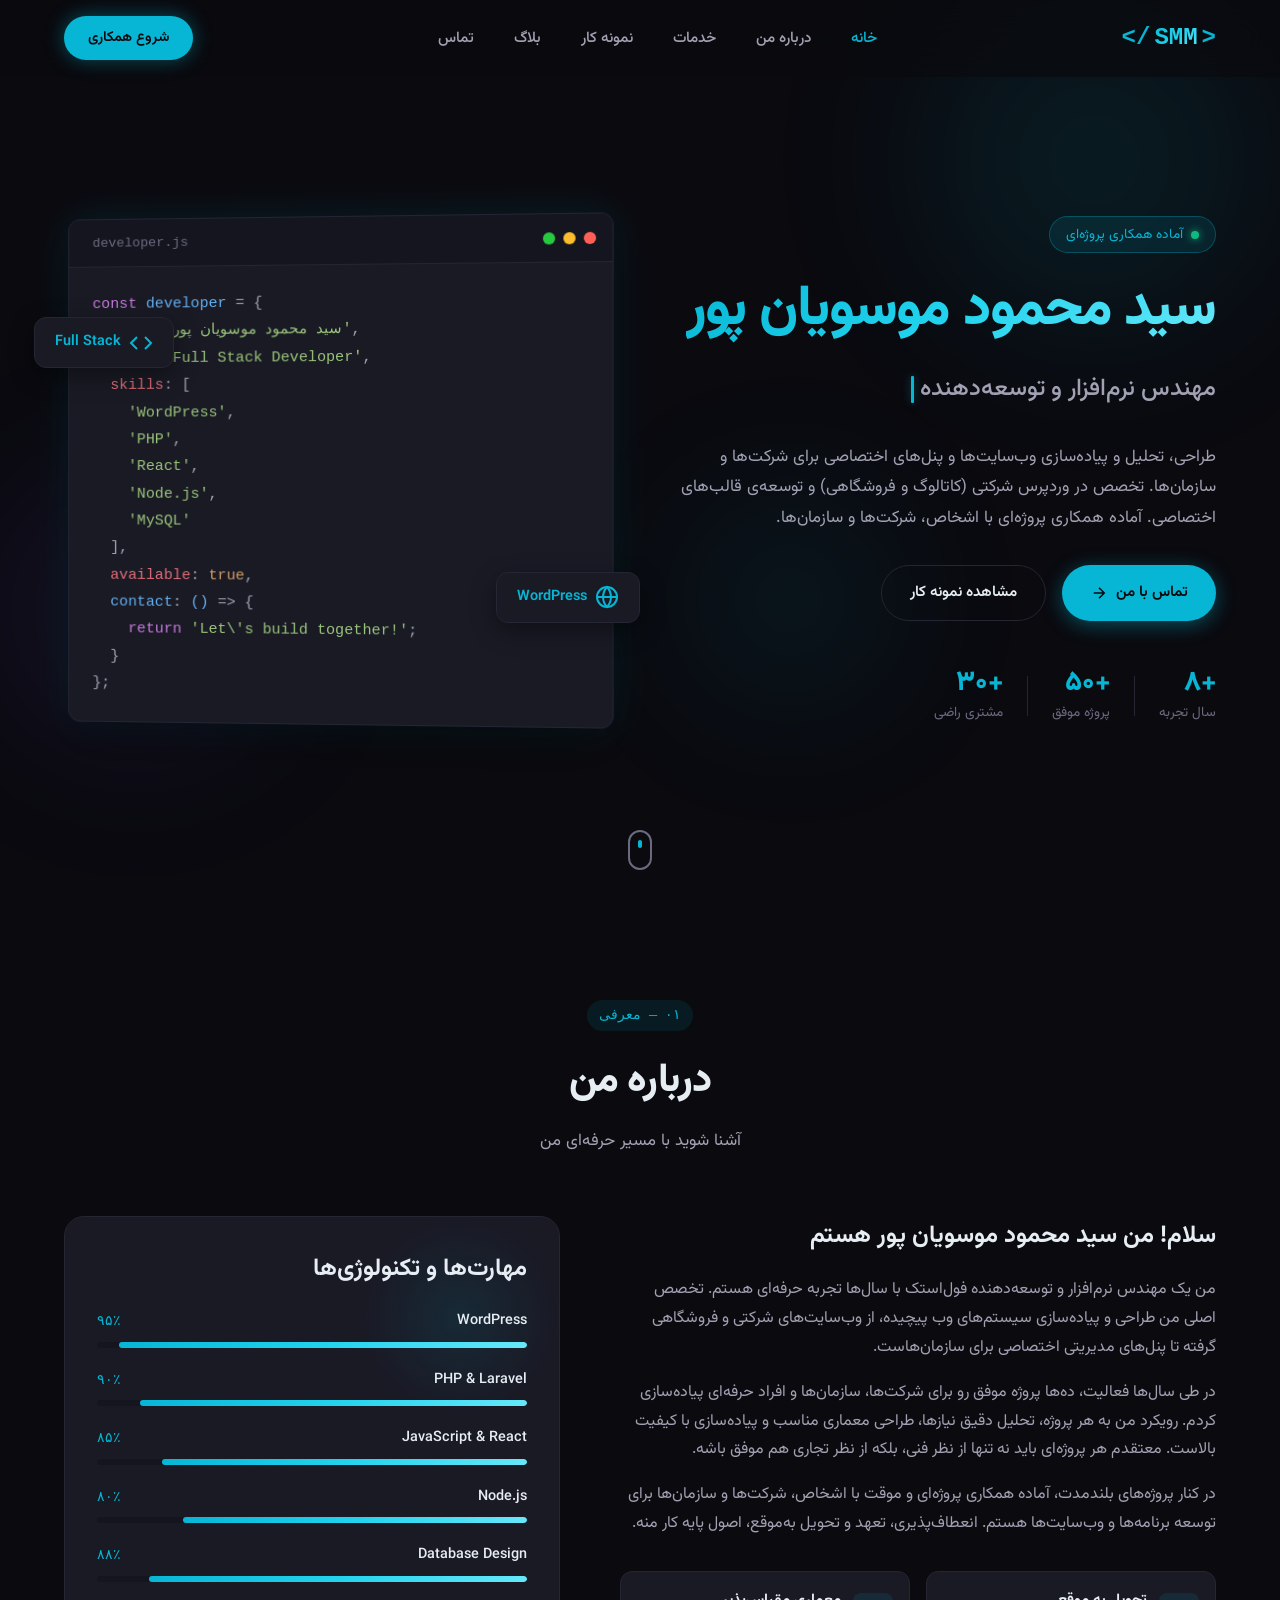
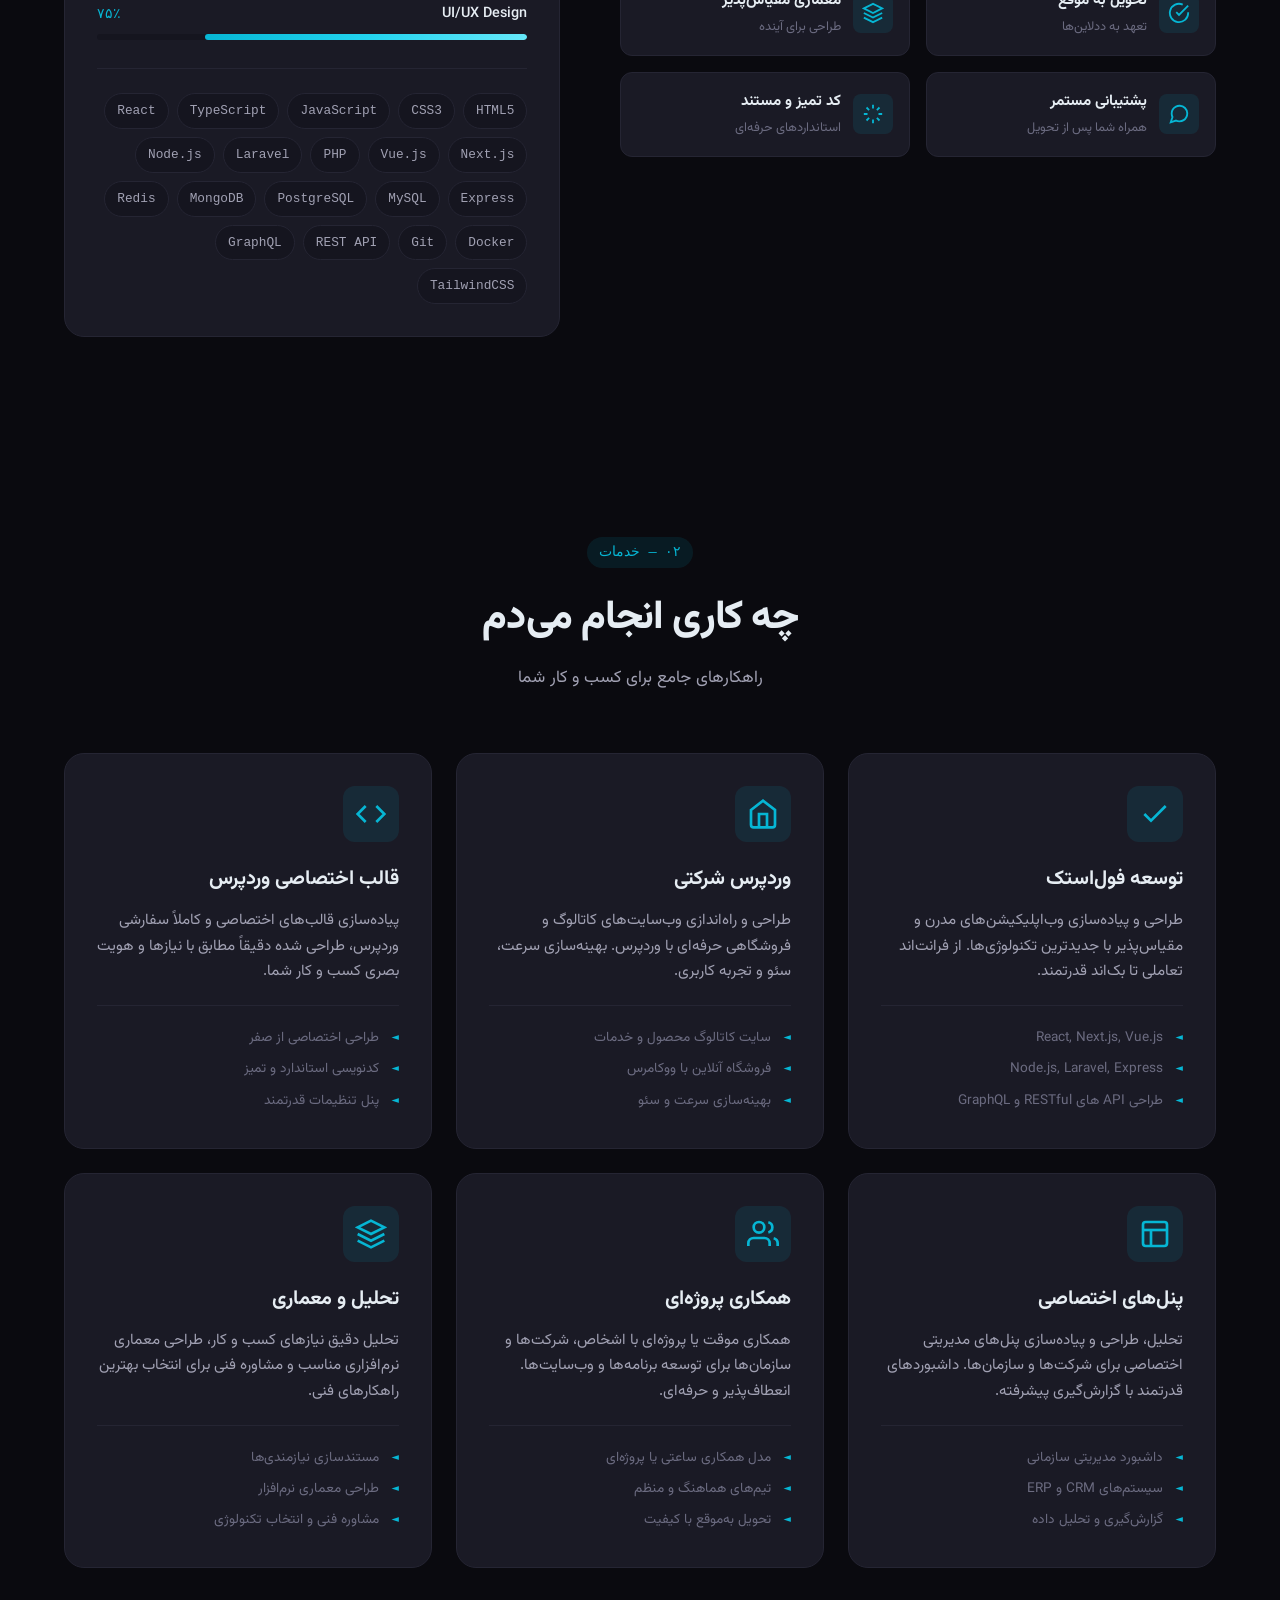
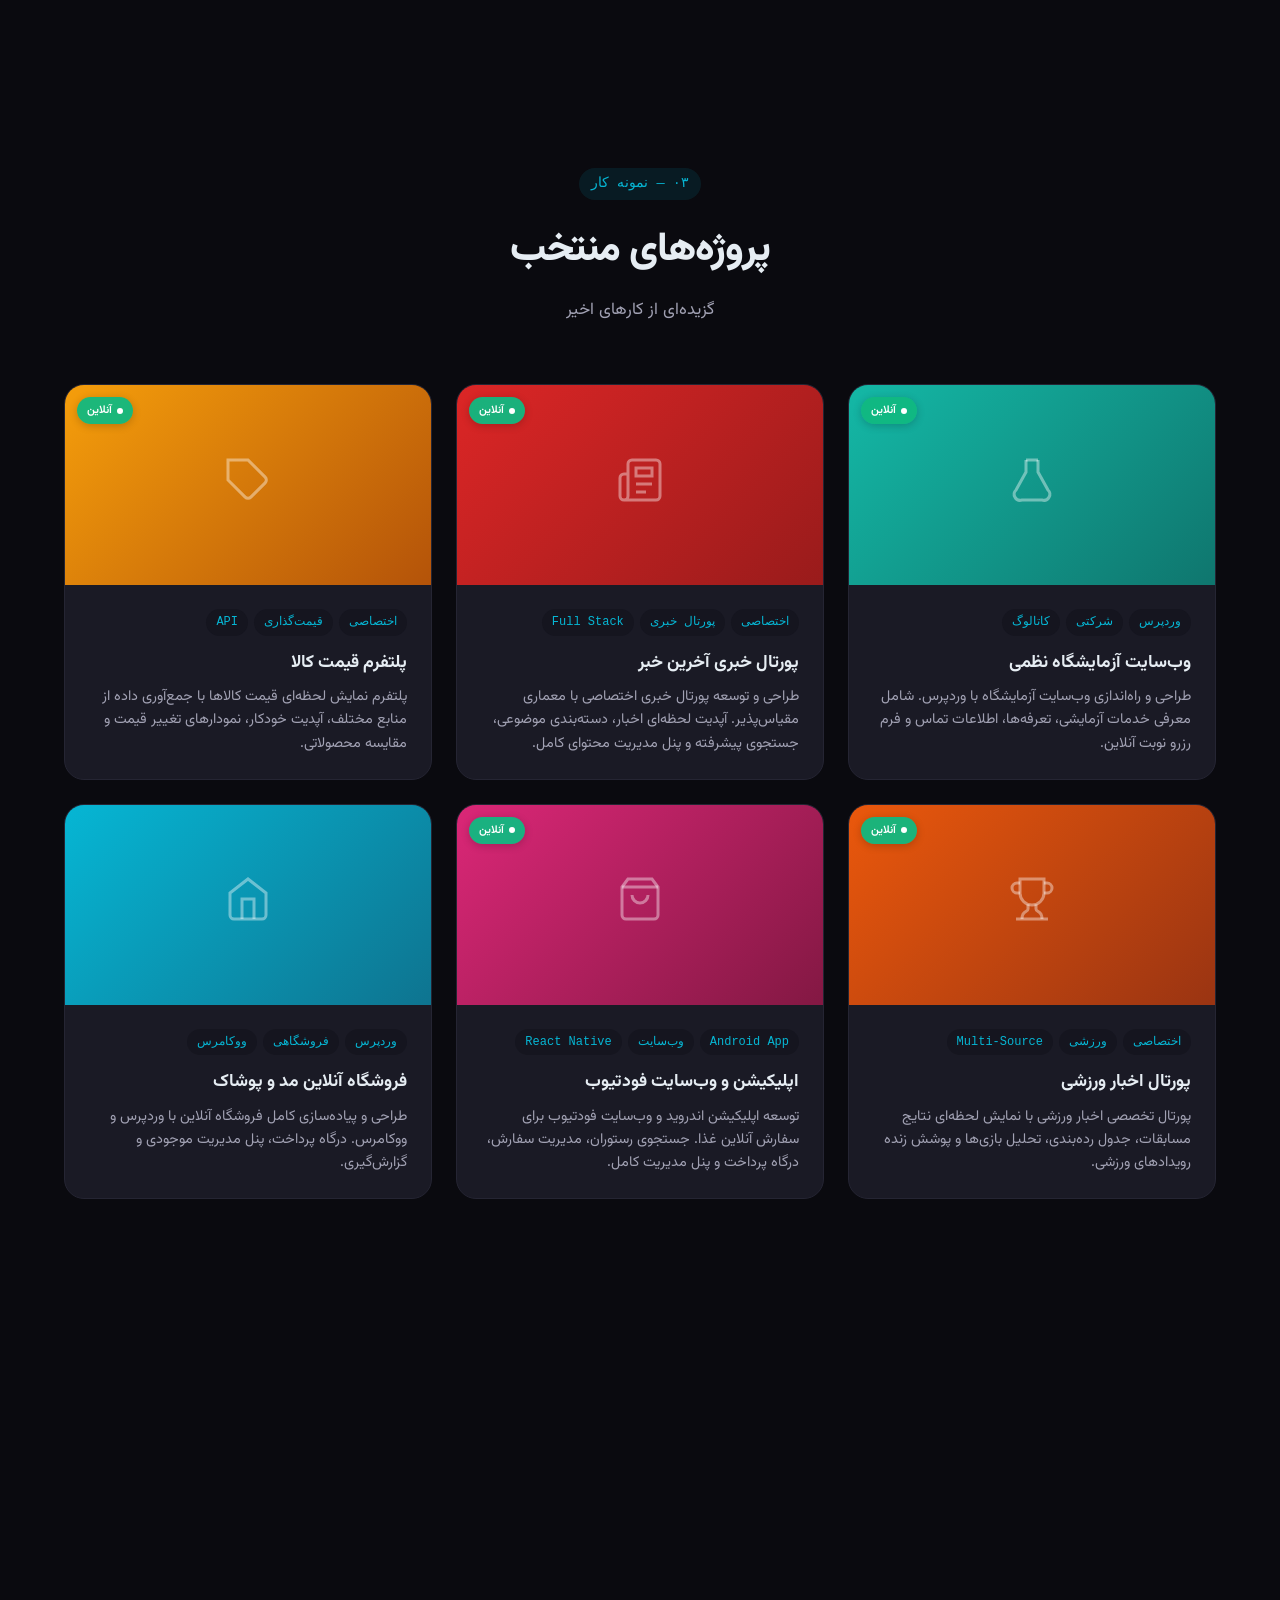
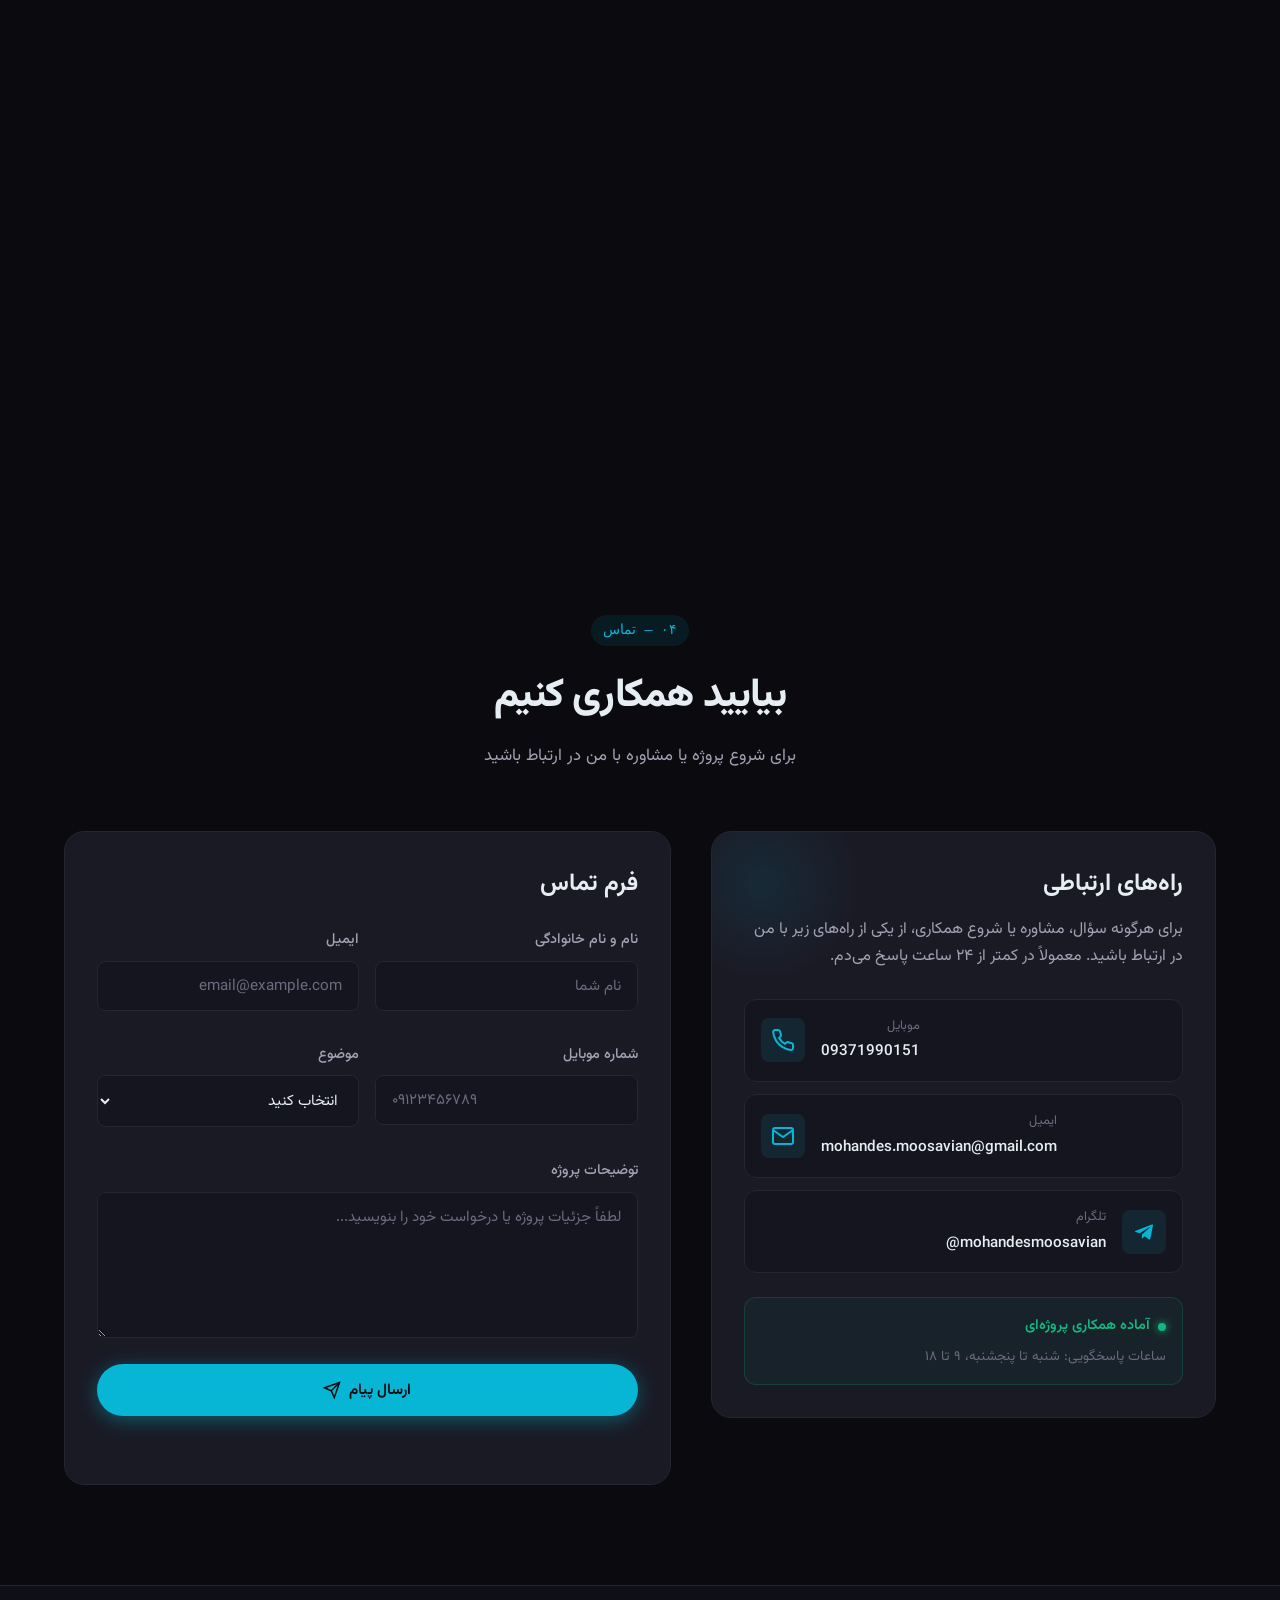
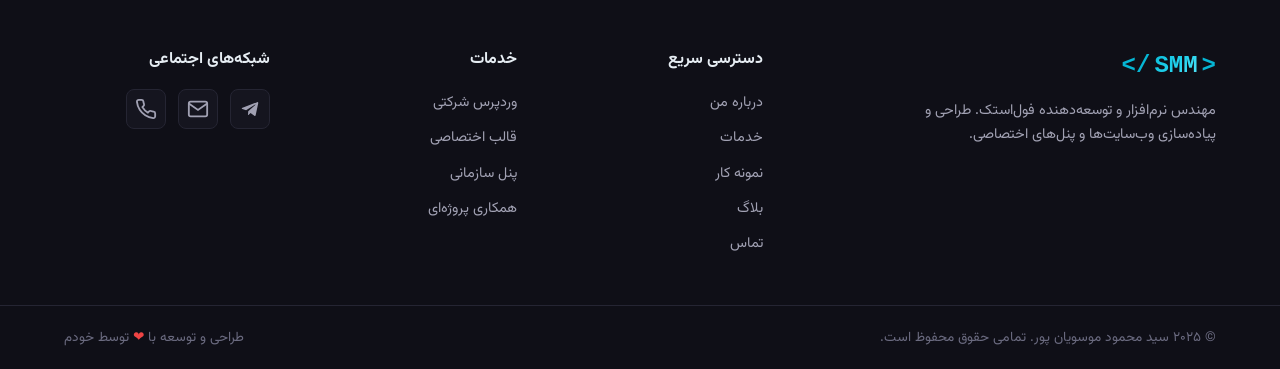
<file: index.html>
<!DOCTYPE html>
<html lang="fa" dir="rtl">
<head>
    <meta charset="UTF-8">
    <meta name="viewport" content="width=device-width, initial-scale=1.0, viewport-fit=cover">
    <meta name="theme-color" content="#0a0a0f">

    <!-- Primary Meta Tags - SEO Optimized -->
    <title>سید محمود موسویان پور | برنامه‌نویس فول‌استک و متخصص وردپرس</title>
    <meta name="title" content="سید محمود موسویان پور | برنامه‌نویس فول‌استک و متخصص وردپرس">
    <meta name="description" content="سید محمود موسویان پور، مهندس نرم‌افزار و توسعه‌دهنده فول‌استک. خدمات حرفه‌ای طراحی وب‌سایت شرکتی و فروشگاهی، قالب اختصاصی وردپرس، پنل‌های سازمانی و اپلیکیشن‌های وب. آماده همکاری پروژه‌ای با شرکت‌ها و سازمان‌ها.">
    <meta name="keywords" content="برنامه‌نویس فول‌استک, توسعه‌دهنده وردپرس, قالب اختصاصی وردپرس, طراحی سایت شرکتی, فروشگاه آنلاین, پنل اختصاصی, سید محمود موسویان پور, مهندس نرم‌افزار, React, Laravel, طراحی وب, توسعه وب">
    <meta name="author" content="سید محمود موسویان پور">
    <meta name="robots" content="index, follow, max-image-preview:large, max-snippet:-1, max-video-preview:-1">
    <meta name="googlebot" content="index, follow">
    <meta name="language" content="Persian">
    <meta name="revisit-after" content="7 days">
    <meta name="rating" content="general">
    <meta name="distribution" content="global">
    <meta name="category" content="Technology, Web Development">

    <!-- Canonical URL -->
    <link rel="canonical" href="https://mohandesmoosavian.ir/">

    <!-- Open Graph / Facebook -->
    <meta property="og:type" content="website">
    <meta property="og:url" content="https://mohandesmoosavian.ir/">
    <meta property="og:title" content="سید محمود موسویان پور | برنامه‌نویس فول‌استک و متخصص وردپرس">
    <meta property="og:description" content="مهندس نرم‌افزار و توسعه‌دهنده فول‌استک. خدمات حرفه‌ای طراحی وب‌سایت شرکتی، فروشگاهی، قالب اختصاصی وردپرس و پنل‌های سازمانی.">
    <meta property="og:image" content="https://mohandesmoosavian.ir/assets/og-image.png">
    <meta property="og:image:alt" content="سید محمود موسویان پور - مهندس نرم‌افزار">
    <meta property="og:image:width" content="1200">
    <meta property="og:image:height" content="630">
    <meta property="og:site_name" content="سید محمود موسویان پور">
    <meta property="og:locale" content="fa_IR">
    <meta property="og:updated_time" content="2026-09-26T10:00:00+03:30">

    <!-- Twitter Card -->
    <meta name="twitter:card" content="summary_large_image">
    <meta name="twitter:url" content="https://mohandesmoosavian.ir/">
    <meta name="twitter:title" content="سید محمود موسویان پور | برنامه‌نویس فول‌استک و متخصص وردپرس">
    <meta name="twitter:description" content="مهندس نرم‌افزار و توسعه‌دهنده فول‌استک. خدمات حرفه‌ای طراحی وب‌سایت شرکتی، فروشگاهی، قالب اختصاصی وردپرس و پنل‌های سازمانی.">
    <meta name="twitter:image" content="https://mohandesmoosavian.ir/assets/og-image.png">
    <meta name="twitter:image:alt" content="سید محمود موسویان پور - مهندس نرم‌افزار">

    <!-- Favicons -->
    <link rel="icon" type="image/svg+xml" href="assets/favicon.svg">
    <link rel="icon" type="image/x-icon" href="favicon.ico">
    <link rel="apple-touch-icon" sizes="180x180" href="assets/apple-touch-icon.png">
    <link rel="manifest" href="site.webmanifest">
    <meta name="apple-mobile-web-app-title" content="سید محمود موسویان پور">
    <meta name="application-name" content="سید محمود موسویان پور">
    <meta name="msapplication-TileColor" content="#0a0a0f">

    <!-- Preload critical resources for faster load -->
    <link rel="preload" href="assets/fonts/Vazirmatn-Regular.woff2" as="font" type="font/woff2" crossorigin>
    <link rel="preload" href="assets/fonts/Vazirmatn-Bold.woff2" as="font" type="font/woff2" crossorigin>
    <link rel="preload" href="css/style.css" as="style">
    <link rel="preload" href="assets/og-image.png" as="image">

    <!-- Stylesheet -->
    <link rel="stylesheet" href="css/style.css">

    <!-- JSON-LD Structured Data - Using @graph for multiple schemas -->
    <script type="application/ld+json">
    {
        "@context": "https://schema.org",
        "@graph": [
            {
                "@type": "Person",
                "@id": "https://mohandesmoosavian.ir/#person",
                "name": "سید محمود موسویان پور",
                "alternateName": "Seyed Mahmoud Mousavian Pour",
                "givenName": "سید محمود",
                "familyName": "موسویان پور",
                "jobTitle": "مهندس نرم‌افزار و توسعه‌دهنده فول‌استک",
                "description": "مهندس نرم‌افزار و توسعه‌دهنده فول‌استک. متخصص در طراحی وب‌سایت‌های شرکتی، فروشگاهی، قالب‌های اختصاصی وردپرس و پنل‌های سازمانی.",
                "url": "https://mohandesmoosavian.ir/",
                "image": "https://mohandesmoosavian.ir/assets/og-image.png",
                "email": "mohandes.moosavian@gmail.com",
                "telephone": "+989371990151",
                "knowsAbout": [
                    "Full Stack Development",
                    "WordPress Development",
                    "PHP",
                    "Laravel",
                    "React",
                    "Node.js",
                    "JavaScript",
                    "Web Development",
                    "Database Design",
                    "UI/UX Design"
                ],
                "knowsLanguage": ["fa", "en"],
                "nationality": "Iranian",
                "address": {
                    "@type": "PostalAddress",
                    "addressCountry": "IR"
                },
                "sameAs": [
                    "https://t.me/mohandesmoosavian",
                    "https://github.com/mahmood-moosavian"
                ]
            },
            {
                "@type": "WebSite",
                "@id": "https://mohandesmoosavian.ir/#website",
                "url": "https://mohandesmoosavian.ir/",
                "name": "سید محمود موسویان پور | مهندس نرم‌افزار",
                "description": "وب‌سایت شخصی سید محمود موسویان پور - مهندس نرم‌افزار و توسعه‌دهنده فول‌استک",
                "inLanguage": "fa-IR",
                "publisher": {
                    "@id": "https://mohandesmoosavian.ir/#person"
                },
                "potentialAction": {
                    "@type": "SearchAction",
                    "target": {
                        "@type": "EntryPoint",
                        "urlTemplate": "https://mohandesmoosavian.ir/?s={search_term_string}"
                    },
                    "query-input": "required name=search_term_string"
                }
            },
            {
                "@type": "ProfessionalService",
                "@id": "https://mohandesmoosavian.ir/#service",
                "name": "خدمات توسعه وب‌سایت و وردپرس - سید محمود موسویان پور",
                "description": "طراحی و پیاده‌سازی وب‌سایت‌های شرکتی، فروشگاهی، قالب‌های اختصاصی وردپرس و پنل‌های سازمانی. همکاری پروژه‌ای با شرکت‌ها و سازمان‌ها.",
                "url": "https://mohandesmoosavian.ir/",
                "image": "https://mohandesmoosavian.ir/assets/og-image.png",
                "priceRange": "$$",
                "areaServed": {
                    "@type": "Country",
                    "name": "Iran"
                },
                "serviceType": "Web Development, WordPress Development, Custom Web Application Development",
                "provider": {
                    "@id": "https://mohandesmoosavian.ir/#person"
                },
                "hasOfferCatalog": {
                    "@type": "OfferCatalog",
                    "name": "خدمات حرفه‌ای توسعه وب",
                    "itemListElement": [
                        {
                            "@type": "Offer",
                            "itemOffered": {
                                "@type": "Service",
                                "name": "توسعه فول‌استک",
                                "description": "طراحی و پیاده‌سازی وب‌اپلیکیشن‌های مدرن و مقیاس‌پذیر با React، Node.js و Laravel"
                            }
                        },
                        {
                            "@type": "Offer",
                            "itemOffered": {
                                "@type": "Service",
                                "name": "وردپرس شرکتی",
                                "description": "طراحی سایت کاتالوگ و فروشگاهی حرفه‌ای با وردپرس و ووکامرس"
                            }
                        },
                        {
                            "@type": "Offer",
                            "itemOffered": {
                                "@type": "Service",
                                "name": "قالب اختصاصی وردپرس",
                                "description": "پیاده‌سازی قالب‌های اختصاصی و کاملاً سفارشی وردپرس"
                            }
                        },
                        {
                            "@type": "Offer",
                            "itemOffered": {
                                "@type": "Service",
                                "name": "پنل‌های اختصاصی سازمانی",
                                "description": "تحلیل، طراحی و پیاده‌سازی پنل‌های مدیریتی اختصاصی برای شرکت‌ها و سازمان‌ها"
                            }
                        }
                    ]
                },
                "contactPoint": {
                    "@type": "ContactPoint",
                    "telephone": "+989371990151",
                    "email": "mohandes.moosavian@gmail.com",
                    "contactType": "customer service",
                    "availableLanguage": ["Persian", "English"]
                }
            },
            {
                "@type": "BreadcrumbList",
                "@id": "https://mohandesmoosavian.ir/#breadcrumb",
                "itemListElement": [
                    {
                        "@type": "ListItem",
                        "position": 1,
                        "name": "خانه",
                        "item": "https://mohandesmoosavian.ir/"
                    },
                    {
                        "@type": "ListItem",
                        "position": 2,
                        "name": "درباره من",
                        "item": "https://mohandesmoosavian.ir/#about"
                    },
                    {
                        "@type": "ListItem",
                        "position": 3,
                        "name": "خدمات",
                        "item": "https://mohandesmoosavian.ir/#services"
                    },
                    {
                        "@type": "ListItem",
                        "position": 4,
                        "name": "نمونه کار",
                        "item": "https://mohandesmoosavian.ir/#portfolio"
                    },
                    {
                        "@type": "ListItem",
                        "position": 5,
                        "name": "تماس",
                        "item": "https://mohandesmoosavian.ir/#contact"
                    }
                ]
            }
        ]
    }
    </script>
</head>
<body>
    <!-- Animated Background Orbs -->
    <div class="bg-orbs">
        <div class="orb orb-1"></div>
        <div class="orb orb-2"></div>
        <div class="orb orb-3"></div>
    </div>

    <!-- Scroll Progress Bar -->
    <div class="scroll-progress" id="scrollProgress"></div>

    <!-- Navigation -->
    <nav class="navbar" id="navbar">
        <div class="container nav-container">
            <a href="#hero" class="nav-logo">
                <span class="logo-bracket">&lt;</span>
                <span class="logo-text">SMM</span>
                <span class="logo-bracket">/&gt;</span>
            </a>

            <ul class="nav-menu" id="navMenu">
                <li><a href="#hero" class="nav-link">خانه</a></li>
                <li><a href="#about" class="nav-link">درباره من</a></li>
                <li><a href="#services" class="nav-link">خدمات</a></li>
                <li><a href="#portfolio" class="nav-link">نمونه کار</a></li>
                <li><a href="blog/" class="nav-link">بلاگ</a></li>
                <li><a href="#contact" class="nav-link">تماس</a></li>
            </ul>

            <a href="#contact" class="nav-cta">شروع همکاری</a>

            <button class="nav-toggle" id="navToggle" aria-label="منو">
                <span></span>
                <span></span>
                <span></span>
            </button>
        </div>
    </nav>

    <!-- Hero Section -->
    <section id="hero" class="hero">
        <div class="container hero-container">
            <div class="hero-content" data-animate>
                <span class="hero-badge">
                    <span class="status-dot"></span>
                    آماده همکاری پروژه‌ای
                </span>
                <h1 class="hero-title">
                    <span class="gradient-text">سید محمود موسویان پور</span>
                </h1>
                <h2 class="hero-subtitle">
                    مهندس نرم‌افزار و توسعه‌دهنده فول‌استک
                </h2>
                <p class="hero-description">
                    طراحی، تحلیل و پیاده‌سازی وب‌سایت‌ها و پنل‌های اختصاصی برای شرکت‌ها و سازمان‌ها. تخصص در وردپرس شرکتی (کاتالوگ و فروشگاهی) و توسعه‌ی قالب‌های اختصاصی. آماده همکاری پروژه‌ای با اشخاص، شرکت‌ها و سازمان‌ها.
                </p>
                <div class="hero-actions">
                    <a href="#contact" class="btn btn-primary">
                        <span>تماس با من</span>
                        <svg width="18" height="18" viewBox="0 0 24 24" fill="none" stroke="currentColor" stroke-width="2">
                            <path d="M5 12h14M12 5l7 7-7 7"/>
                        </svg>
                    </a>
                    <a href="#portfolio" class="btn btn-secondary">
                        مشاهده نمونه کار
                    </a>
                </div>
                <div class="hero-stats">
                    <div class="stat">
                        <span class="stat-number">+۸</span>
                        <span class="stat-label">سال تجربه</span>
                    </div>
                    <div class="stat-divider"></div>
                    <div class="stat">
                        <span class="stat-number">+۵۰</span>
                        <span class="stat-label">پروژه موفق</span>
                    </div>
                    <div class="stat-divider"></div>
                    <div class="stat">
                        <span class="stat-number">+۳۰</span>
                        <span class="stat-label">مشتری راضی</span>
                    </div>
                </div>
            </div>

            <div class="hero-visual" data-animate>
                <div class="code-window">
                    <div class="code-header">
                        <span class="dot red"></span>
                        <span class="dot yellow"></span>
                        <span class="dot green"></span>
                        <span class="code-title">developer.js</span>
                    </div>
                    <pre class="code-body"><code><span class="code-keyword">const</span> <span class="code-var">developer</span> = {
  <span class="code-prop">name</span>: <span class="code-string">'سید محمود موسویان پور'</span>,
  <span class="code-prop">role</span>: <span class="code-string">'Full Stack Developer'</span>,
  <span class="code-prop">skills</span>: [
    <span class="code-string">'WordPress'</span>,
    <span class="code-string">'PHP'</span>,
    <span class="code-string">'React'</span>,
    <span class="code-string">'Node.js'</span>,
    <span class="code-string">'MySQL'</span>
  ],
  <span class="code-prop">available</span>: <span class="code-boolean">true</span>,
  <span class="code-func">contact</span>: <span class="code-func">()</span> => {
    <span class="code-keyword">return</span> <span class="code-string">'Let\'s build together!'</span>;
  }
};</code></pre>
                </div>
                <div class="floating-card card-1">
                    <svg width="24" height="24" viewBox="0 0 24 24" fill="none" stroke="currentColor" stroke-width="2">
                        <path d="M16 18l6-6-6-6M8 6l-6 6 6 6"/>
                    </svg>
                    <span>Full Stack</span>
                </div>
                <div class="floating-card card-2">
                    <svg width="24" height="24" viewBox="0 0 24 24" fill="none" stroke="currentColor" stroke-width="2">
                        <circle cx="12" cy="12" r="10"/>
                        <path d="M2 12h20M12 2a15.3 15.3 0 014 10 15.3 15.3 0 01-4 10 15.3 15.3 0 01-4-10 15.3 15.3 0 014-10z"/>
                    </svg>
                    <span>WordPress</span>
                </div>
            </div>
        </div>

        <a href="#about" class="scroll-indicator" aria-label="اسکرول کنید">
            <span class="mouse">
                <span class="wheel"></span>
            </span>
        </a>
    </section>

    <!-- About Section -->
    <section id="about" class="section about">
        <div class="container">
            <div class="section-header" data-animate>
                <span class="section-tag">۰۱ — معرفی</span>
                <h2 class="section-title">درباره من</h2>
                <p class="section-subtitle">آشنا شوید با مسیر حرفه‌ای من</p>
            </div>

            <div class="about-grid">
                <div class="about-content" data-animate>
                    <h3>سلام! من سید محمود موسویان پور هستم</h3>
                    <p>
                        من یک مهندس نرم‌افزار و توسعه‌دهنده فول‌استک با سال‌ها تجربه حرفه‌ای هستم. تخصص اصلی من طراحی و پیاده‌سازی سیستم‌های وب پیچیده، از وب‌سایت‌های شرکتی و فروشگاهی گرفته تا پنل‌های مدیریتی اختصاصی برای سازمان‌هاست.
                    </p>
                    <p>
                        در طی سال‌ها فعالیت، ده‌ها پروژه موفق رو برای شرکت‌ها، سازمان‌ها و افراد حرفه‌ای پیاده‌سازی کردم. رویکرد من به هر پروژه، تحلیل دقیق نیازها، طراحی معماری مناسب و پیاده‌سازی با کیفیت بالاست. معتقدم هر پروژه‌ای باید نه تنها از نظر فنی، بلکه از نظر تجاری هم موفق باشه.
                    </p>
                    <p>
                        در کنار پروژه‌های بلندمدت، آماده همکاری پروژه‌ای و موقت با اشخاص، شرکت‌ها و سازمان‌ها برای توسعه برنامه‌ها و وب‌سایت‌ها هستم. انعطاف‌پذیری، تعهد و تحویل به‌موقع، اصول پایه کار منه.
                    </p>

                    <div class="about-features">
                        <div class="feature">
                            <div class="feature-icon">
                                <svg width="22" height="22" viewBox="0 0 24 24" fill="none" stroke="currentColor" stroke-width="2">
                                    <path d="M22 11.08V12a10 10 0 11-5.93-9.14"/>
                                    <path d="M22 4L12 14.01l-3-3"/>
                                </svg>
                            </div>
                            <div>
                                <h4>تحویل به موقع</h4>
                                <p>تعهد به ددلاین‌ها</p>
                            </div>
                        </div>
                        <div class="feature">
                            <div class="feature-icon">
                                <svg width="22" height="22" viewBox="0 0 24 24" fill="none" stroke="currentColor" stroke-width="2">
                                    <path d="M12 2L2 7l10 5 10-5-10-5zM2 17l10 5 10-5M2 12l10 5 10-5"/>
                                </svg>
                            </div>
                            <div>
                                <h4>معماری مقیاس‌پذیر</h4>
                                <p>طراحی برای آینده</p>
                            </div>
                        </div>
                        <div class="feature">
                            <div class="feature-icon">
                                <svg width="22" height="22" viewBox="0 0 24 24" fill="none" stroke="currentColor" stroke-width="2">
                                    <path d="M21 11.5a8.38 8.38 0 01-.9 3.8 8.5 8.5 0 01-7.6 4.7 8.38 8.38 0 01-3.8-.9L3 21l1.9-5.7a8.38 8.38 0 01-.9-3.8 8.5 8.5 0 014.7-7.6 8.38 8.38 0 013.8-.9h.5a8.48 8.48 0 018 8v.5z"/>
                                </svg>
                            </div>
                            <div>
                                <h4>پشتیبانی مستمر</h4>
                                <p>همراه شما پس از تحویل</p>
                            </div>
                        </div>
                        <div class="feature">
                            <div class="feature-icon">
                                <svg width="22" height="22" viewBox="0 0 24 24" fill="none" stroke="currentColor" stroke-width="2">
                                    <path d="M12 2v4M12 18v4M4.93 4.93l2.83 2.83M16.24 16.24l2.83 2.83M2 12h4M18 12h4M4.93 19.07l2.83-2.83M16.24 7.76l2.83-2.83"/>
                                </svg>
                            </div>
                            <div>
                                <h4>کد تمیز و مستند</h4>
                                <p>استانداردهای حرفه‌ای</p>
                            </div>
                        </div>
                    </div>
                </div>

                <div class="about-skills" data-animate>
                    <h3 class="skills-title">مهارت‌ها و تکنولوژی‌ها</h3>
                    <div class="skills-list">
                        <div class="skill-item">
                            <div class="skill-info">
                                <span>WordPress</span>
                                <span>۹۵٪</span>
                            </div>
                            <div class="skill-bar">
                                <div class="skill-progress" data-progress="95"></div>
                            </div>
                        </div>
                        <div class="skill-item">
                            <div class="skill-info">
                                <span>PHP & Laravel</span>
                                <span>۹۰٪</span>
                            </div>
                            <div class="skill-bar">
                                <div class="skill-progress" data-progress="90"></div>
                            </div>
                        </div>
                        <div class="skill-item">
                            <div class="skill-info">
                                <span>JavaScript & React</span>
                                <span>۸۵٪</span>
                            </div>
                            <div class="skill-bar">
                                <div class="skill-progress" data-progress="85"></div>
                            </div>
                        </div>
                        <div class="skill-item">
                            <div class="skill-info">
                                <span>Node.js</span>
                                <span>۸۰٪</span>
                            </div>
                            <div class="skill-bar">
                                <div class="skill-progress" data-progress="80"></div>
                            </div>
                        </div>
                        <div class="skill-item">
                            <div class="skill-info">
                                <span>Database Design</span>
                                <span>۸۸٪</span>
                            </div>
                            <div class="skill-bar">
                                <div class="skill-progress" data-progress="88"></div>
                            </div>
                        </div>
                        <div class="skill-item">
                            <div class="skill-info">
                                <span>UI/UX Design</span>
                                <span>۷۵٪</span>
                            </div>
                            <div class="skill-bar">
                                <div class="skill-progress" data-progress="75"></div>
                            </div>
                        </div>
                    </div>

                    <div class="tech-tags">
                        <span class="tech-tag">HTML5</span>
                        <span class="tech-tag">CSS3</span>
                        <span class="tech-tag">JavaScript</span>
                        <span class="tech-tag">TypeScript</span>
                        <span class="tech-tag">React</span>
                        <span class="tech-tag">Next.js</span>
                        <span class="tech-tag">Vue.js</span>
                        <span class="tech-tag">PHP</span>
                        <span class="tech-tag">Laravel</span>
                        <span class="tech-tag">Node.js</span>
                        <span class="tech-tag">Express</span>
                        <span class="tech-tag">MySQL</span>
                        <span class="tech-tag">PostgreSQL</span>
                        <span class="tech-tag">MongoDB</span>
                        <span class="tech-tag">Redis</span>
                        <span class="tech-tag">Docker</span>
                        <span class="tech-tag">Git</span>
                        <span class="tech-tag">REST API</span>
                        <span class="tech-tag">GraphQL</span>
                        <span class="tech-tag">TailwindCSS</span>
                    </div>
                </div>
            </div>
        </div>
    </section>

    <!-- Services Section -->
    <section id="services" class="section services">
        <div class="container">
            <div class="section-header" data-animate>
                <span class="section-tag">۰۲ — خدمات</span>
                <h2 class="section-title">چه کاری انجام می‌دم</h2>
                <p class="section-subtitle">راهکارهای جامع برای کسب و کار شما</p>
            </div>

            <div class="services-grid">
                <div class="service-card" data-animate>
                    <div class="service-icon">
                        <svg width="32" height="32" viewBox="0 0 24 24" fill="none" stroke="currentColor" stroke-width="2">
                            <path d="M20 6L9 17l-5-5"/>
                        </svg>
                    </div>
                    <h3>توسعه فول‌استک</h3>
                    <p>طراحی و پیاده‌سازی وب‌اپلیکیشن‌های مدرن و مقیاس‌پذیر با جدیدترین تکنولوژی‌ها. از فرانت‌اند تعاملی تا بک‌اند قدرتمند.</p>
                    <ul class="service-features">
                        <li>React, Next.js, Vue.js</li>
                        <li>Node.js, Laravel, Express</li>
                        <li>طراحی API های RESTful و GraphQL</li>
                    </ul>
                </div>

                <div class="service-card" data-animate>
                    <div class="service-icon">
                        <svg width="32" height="32" viewBox="0 0 24 24" fill="none" stroke="currentColor" stroke-width="2">
                            <path d="M3 9l9-7 9 7v11a2 2 0 01-2 2H5a2 2 0 01-2-2z"/>
                            <path d="M9 22V12h6v10"/>
                        </svg>
                    </div>
                    <h3>وردپرس شرکتی</h3>
                    <p>طراحی و راه‌اندازی وب‌سایت‌های کاتالوگ و فروشگاهی حرفه‌ای با وردپرس. بهینه‌سازی سرعت، سئو و تجربه کاربری.</p>
                    <ul class="service-features">
                        <li>سایت کاتالوگ محصول و خدمات</li>
                        <li>فروشگاه آنلاین با ووکامرس</li>
                        <li>بهینه‌سازی سرعت و سئو</li>
                    </ul>
                </div>

                <div class="service-card" data-animate>
                    <div class="service-icon">
                        <svg width="32" height="32" viewBox="0 0 24 24" fill="none" stroke="currentColor" stroke-width="2">
                            <polyline points="16 18 22 12 16 6"/>
                            <polyline points="8 6 2 12 8 18"/>
                        </svg>
                    </div>
                    <h3>قالب اختصاصی وردپرس</h3>
                    <p>پیاده‌سازی قالب‌های اختصاصی و کاملاً سفارشی وردپرس، طراحی شده دقیقاً مطابق با نیازها و هویت بصری کسب و کار شما.</p>
                    <ul class="service-features">
                        <li>طراحی اختصاصی از صفر</li>
                        <li>کدنویسی استاندارد و تمیز</li>
                        <li>پنل تنظیمات قدرتمند</li>
                    </ul>
                </div>

                <div class="service-card" data-animate>
                    <div class="service-icon">
                        <svg width="32" height="32" viewBox="0 0 24 24" fill="none" stroke="currentColor" stroke-width="2">
                            <rect x="3" y="3" width="18" height="18" rx="2" ry="2"/>
                            <line x1="3" y1="9" x2="21" y2="9"/>
                            <line x1="9" y1="21" x2="9" y2="9"/>
                        </svg>
                    </div>
                    <h3>پنل‌های اختصاصی</h3>
                    <p>تحلیل، طراحی و پیاده‌سازی پنل‌های مدیریتی اختصاصی برای شرکت‌ها و سازمان‌ها. داشبوردهای قدرتمند با گزارش‌گیری پیشرفته.</p>
                    <ul class="service-features">
                        <li>داشبورد مدیریتی سازمانی</li>
                        <li>سیستم‌های CRM و ERP</li>
                        <li>گزارش‌گیری و تحلیل داده</li>
                    </ul>
                </div>

                <div class="service-card" data-animate>
                    <div class="service-icon">
                        <svg width="32" height="32" viewBox="0 0 24 24" fill="none" stroke="currentColor" stroke-width="2">
                            <path d="M17 21v-2a4 4 0 00-4-4H5a4 4 0 00-4 4v2"/>
                            <circle cx="9" cy="7" r="4"/>
                            <path d="M23 21v-2a4 4 0 00-3-3.87M16 3.13a4 4 0 010 7.75"/>
                        </svg>
                    </div>
                    <h3>همکاری پروژه‌ای</h3>
                    <p>همکاری موقت یا پروژه‌ای با اشخاص، شرکت‌ها و سازمان‌ها برای توسعه برنامه‌ها و وب‌سایت‌ها. انعطاف‌پذیر و حرفه‌ای.</p>
                    <ul class="service-features">
                        <li>مدل همکاری ساعتی یا پروژه‌ای</li>
                        <li>تیم‌های هماهنگ و منظم</li>
                        <li>تحویل به‌موقع با کیفیت</li>
                    </ul>
                </div>

                <div class="service-card" data-animate>
                    <div class="service-icon">
                        <svg width="32" height="32" viewBox="0 0 24 24" fill="none" stroke="currentColor" stroke-width="2">
                            <path d="M12 2L2 7l10 5 10-5-10-5zM2 17l10 5 10-5M2 12l10 5 10-5"/>
                        </svg>
                    </div>
                    <h3>تحلیل و معماری</h3>
                    <p>تحلیل دقیق نیازهای کسب و کار، طراحی معماری نرم‌افزاری مناسب و مشاوره فنی برای انتخاب بهترین راهکارهای فنی.</p>
                    <ul class="service-features">
                        <li>مستندسازی نیازمندی‌ها</li>
                        <li>طراحی معماری نرم‌افزار</li>
                        <li>مشاوره فنی و انتخاب تکنولوژی</li>
                    </ul>
                </div>
            </div>
        </div>
    </section>

    <!-- Portfolio Section -->
    <section id="portfolio" class="section portfolio">
        <div class="container">
            <div class="section-header" data-animate>
                <span class="section-tag">۰۳ — نمونه کار</span>
                <h2 class="section-title">پروژه‌های منتخب</h2>
                <p class="section-subtitle">گزیده‌ای از کارهای اخیر</p>
            </div>

            <div class="portfolio-grid">
                <!-- Project 1: nazemilab.ir -->
                <article class="portfolio-card" data-animate>
                    <div class="portfolio-image" style="background: linear-gradient(135deg, #14b8a6 0%, #0f766e 100%);">
                        <span class="portfolio-badge">آنلاین</span>
                        <div class="portfolio-overlay">
                            <a href="https://nazemilab.ir" target="_blank" rel="noopener" class="portfolio-link" aria-label="بازدید از وب‌سایت">
                                <svg width="20" height="20" viewBox="0 0 24 24" fill="none" stroke="currentColor" stroke-width="2">
                                    <path d="M18 13v6a2 2 0 01-2 2H5a2 2 0 01-2-2V8a2 2 0 012-2h6"/>
                                    <path d="M15 3h6v6M10 14L21 3"/>
                                </svg>
                            </a>
                        </div>
                        <div class="portfolio-icon">
                            <svg width="48" height="48" viewBox="0 0 24 24" fill="none" stroke="currentColor" stroke-width="1.5">
                                <path d="M9 2v6l-5 9a3 3 0 003 5h10a3 3 0 003-5l-5-9V2"/>
                                <line x1="9" y1="2" x2="15" y2="2"/>
                            </svg>
                        </div>
                    </div>
                    <div class="portfolio-content">
                        <div class="portfolio-tags">
                            <span>وردپرس</span>
                            <span>شرکتی</span>
                            <span>کاتالوگ</span>
                        </div>
                        <h3>وب‌سایت آزمایشگاه نظمی</h3>
                        <p>طراحی و راه‌اندازی وب‌سایت آزمایشگاه با وردپرس. شامل معرفی خدمات آزمایشی، تعرفه‌ها، اطلاعات تماس و فرم رزرو نوبت آنلاین.</p>
                    </div>
                </article>

                <!-- Project 2: akharinkhabar.ir -->
                <article class="portfolio-card" data-animate>
                    <div class="portfolio-image" style="background: linear-gradient(135deg, #dc2626 0%, #991b1b 100%);">
                        <span class="portfolio-badge">آنلاین</span>
                        <div class="portfolio-overlay">
                            <a href="https://akharinkhabar.ir" target="_blank" rel="noopener" class="portfolio-link" aria-label="بازدید از وب‌سایت">
                                <svg width="20" height="20" viewBox="0 0 24 24" fill="none" stroke="currentColor" stroke-width="2">
                                    <path d="M18 13v6a2 2 0 01-2 2H5a2 2 0 01-2-2V8a2 2 0 012-2h6"/>
                                    <path d="M15 3h6v6M10 14L21 3"/>
                                </svg>
                            </a>
                        </div>
                        <div class="portfolio-icon">
                            <svg width="48" height="48" viewBox="0 0 24 24" fill="none" stroke="currentColor" stroke-width="1.5">
                                <path d="M4 22h16a2 2 0 002-2V4a2 2 0 00-2-2H8a2 2 0 00-2 2v16a2 2 0 01-2 2zm0 0a2 2 0 01-2-2v-9a2 2 0 012-2h2"/>
                                <path d="M18 14h-8M15 18h-5M10 6h8v4h-8V6z"/>
                            </svg>
                        </div>
                    </div>
                    <div class="portfolio-content">
                        <div class="portfolio-tags">
                            <span>اختصاصی</span>
                            <span>پورتال خبری</span>
                            <span>Full Stack</span>
                        </div>
                        <h3>پورتال خبری آخرین خبر</h3>
                        <p>طراحی و توسعه پورتال خبری اختصاصی با معماری مقیاس‌پذیر. آپدیت لحظه‌ای اخبار، دسته‌بندی موضوعی، جستجوی پیشرفته و پنل مدیریت محتوای کامل.</p>
                    </div>
                </article>

                <!-- Project 3: price.akharinkhabar.ir -->
                <article class="portfolio-card" data-animate>
                    <div class="portfolio-image" style="background: linear-gradient(135deg, #f59e0b 0%, #b45309 100%);">
                        <span class="portfolio-badge">آنلاین</span>
                        <div class="portfolio-overlay">
                            <a href="https://price.akharinkhabar.ir" target="_blank" rel="noopener" class="portfolio-link" aria-label="بازدید از وب‌سایت">
                                <svg width="20" height="20" viewBox="0 0 24 24" fill="none" stroke="currentColor" stroke-width="2">
                                    <path d="M18 13v6a2 2 0 01-2 2H5a2 2 0 01-2-2V8a2 2 0 012-2h6"/>
                                    <path d="M15 3h6v6M10 14L21 3"/>
                                </svg>
                            </a>
                        </div>
                        <div class="portfolio-icon">
                            <svg width="48" height="48" viewBox="0 0 24 24" fill="none" stroke="currentColor" stroke-width="1.5">
                                <path d="M20.59 13.41l-7.17 7.17a2 2 0 01-2.83 0L2 12V2h10l8.59 8.59a2 2 0 010 2.82z"/>
                                <line x1="7" y1="7" x2="7.01" y2="7"/>
                            </svg>
                        </div>
                    </div>
                    <div class="portfolio-content">
                        <div class="portfolio-tags">
                            <span>اختصاصی</span>
                            <span>قیمت‌گذاری</span>
                            <span>API</span>
                        </div>
                        <h3>پلتفرم قیمت کالا</h3>
                        <p>پلتفرم نمایش لحظه‌ای قیمت کالاها با جمع‌آوری داده از منابع مختلف، آپدیت خودکار، نمودارهای تغییر قیمت و مقایسه محصولاتی.</p>
                    </div>
                </article>

                <!-- Project 4: sport.akharinkhabar.ir -->
                <article class="portfolio-card" data-animate>
                    <div class="portfolio-image" style="background: linear-gradient(135deg, #ea580c 0%, #9a3412 100%);">
                        <span class="portfolio-badge">آنلاین</span>
                        <div class="portfolio-overlay">
                            <a href="https://sport.akharinkhabar.ir" target="_blank" rel="noopener" class="portfolio-link" aria-label="بازدید از وب‌سایت">
                                <svg width="20" height="20" viewBox="0 0 24 24" fill="none" stroke="currentColor" stroke-width="2">
                                    <path d="M18 13v6a2 2 0 01-2 2H5a2 2 0 01-2-2V8a2 2 0 012-2h6"/>
                                    <path d="M15 3h6v6M10 14L21 3"/>
                                </svg>
                            </a>
                        </div>
                        <div class="portfolio-icon">
                            <svg width="48" height="48" viewBox="0 0 24 24" fill="none" stroke="currentColor" stroke-width="1.5">
                                <path d="M6 9H4.5a2.5 2.5 0 010-5H6"/>
                                <path d="M18 9h1.5a2.5 2.5 0 000-5H18"/>
                                <path d="M4 22h16"/>
                                <path d="M10 14.66V17c0 .55-.47.98-.97 1.21C7.85 18.75 7 20.24 7 22"/>
                                <path d="M14 14.66V17c0 .55.47.98.97 1.21C16.15 18.75 17 20.24 17 22"/>
                                <path d="M18 2H6v7a6 6 0 0012 0V2z"/>
                            </svg>
                        </div>
                    </div>
                    <div class="portfolio-content">
                        <div class="portfolio-tags">
                            <span>اختصاصی</span>
                            <span>ورزشی</span>
                            <span>Multi-Source</span>
                        </div>
                        <h3>پورتال اخبار ورزشی</h3>
                        <p>پورتال تخصصی اخبار ورزشی با نمایش لحظه‌ای نتایج مسابقات، جدول رده‌بندی، تحلیل بازی‌ها و پوشش زنده رویدادهای ورزشی.</p>
                    </div>
                </article>

                <!-- Project 5: foodtube-app.ir -->
                <article class="portfolio-card" data-animate>
                    <div class="portfolio-image" style="background: linear-gradient(135deg, #db2777 0%, #831843 100%);">
                        <span class="portfolio-badge">آنلاین</span>
                        <div class="portfolio-overlay">
                            <a href="https://foodtube-app.ir" target="_blank" rel="noopener" class="portfolio-link" aria-label="بازدید از وب‌سایت">
                                <svg width="20" height="20" viewBox="0 0 24 24" fill="none" stroke="currentColor" stroke-width="2">
                                    <path d="M18 13v6a2 2 0 01-2 2H5a2 2 0 01-2-2V8a2 2 0 012-2h6"/>
                                    <path d="M15 3h6v6M10 14L21 3"/>
                                </svg>
                            </a>
                        </div>
                        <div class="portfolio-icon">
                            <svg width="48" height="48" viewBox="0 0 24 24" fill="none" stroke="currentColor" stroke-width="1.5">
                                <path d="M6 2L3 6v14a2 2 0 002 2h14a2 2 0 002-2V6l-3-4z"/>
                                <line x1="3" y1="6" x2="21" y2="6"/>
                                <path d="M16 10a4 4 0 01-8 0"/>
                            </svg>
                        </div>
                    </div>
                    <div class="portfolio-content">
                        <div class="portfolio-tags">
                            <span>Android App</span>
                            <span>وب‌سایت</span>
                            <span>React Native</span>
                        </div>
                        <h3>اپلیکیشن و وب‌سایت فودتیوب</h3>
                        <p>توسعه اپلیکیشن اندروید و وب‌سایت فودتیوب برای سفارش آنلاین غذا. جستجوی رستوران، مدیریت سفارش، درگاه پرداخت و پنل مدیریت کامل.</p>
                    </div>
                </article>

                <!-- Existing Sample Projects (below real ones) -->
                <article class="portfolio-card" data-animate>
                    <div class="portfolio-image" style="background: linear-gradient(135deg, #06b6d4 0%, #0e7490 100%);">
                        <div class="portfolio-overlay">
                            <a href="#contact" class="portfolio-link" aria-label="مشاهده پروژه">
                                <svg width="20" height="20" viewBox="0 0 24 24" fill="none" stroke="currentColor" stroke-width="2">
                                    <path d="M18 13v6a2 2 0 01-2 2H5a2 2 0 01-2-2V8a2 2 0 012-2h6"/>
                                    <path d="M15 3h6v6M10 14L21 3"/>
                                </svg>
                            </a>
                        </div>
                        <div class="portfolio-icon">
                            <svg width="48" height="48" viewBox="0 0 24 24" fill="none" stroke="currentColor" stroke-width="1.5">
                                <path d="M3 9l9-7 9 7v11a2 2 0 01-2 2H5a2 2 0 01-2-2z"/>
                                <path d="M9 22V12h6v10"/>
                            </svg>
                        </div>
                    </div>
                    <div class="portfolio-content">
                        <div class="portfolio-tags">
                            <span>وردپرس</span>
                            <span>فروشگاهی</span>
                            <span>ووکامرس</span>
                        </div>
                        <h3>فروشگاه آنلاین مد و پوشاک</h3>
                        <p>طراحی و پیاده‌سازی کامل فروشگاه آنلاین با وردپرس و ووکامرس. درگاه پرداخت، پنل مدیریت موجودی و گزارش‌گیری.</p>
                    </div>
                </article>

                <article class="portfolio-card" data-animate>
                    <div class="portfolio-image" style="background: linear-gradient(135deg, #8b5cf6 0%, #6d28d9 100%);">
                        <div class="portfolio-overlay">
                            <a href="#contact" class="portfolio-link" aria-label="مشاهده پروژه">
                                <svg width="20" height="20" viewBox="0 0 24 24" fill="none" stroke="currentColor" stroke-width="2">
                                    <path d="M18 13v6a2 2 0 01-2 2H5a2 2 0 01-2-2V8a2 2 0 012-2h6"/>
                                    <path d="M15 3h6v6M10 14L21 3"/>
                                </svg>
                            </a>
                        </div>
                        <div class="portfolio-icon">
                            <svg width="48" height="48" viewBox="0 0 24 24" fill="none" stroke="currentColor" stroke-width="1.5">
                                <rect x="3" y="3" width="18" height="18" rx="2" ry="2"/>
                                <line x1="3" y1="9" x2="21" y2="9"/>
                                <line x1="9" y1="21" x2="9" y2="9"/>
                            </svg>
                        </div>
                    </div>
                    <div class="portfolio-content">
                        <div class="portfolio-tags">
                            <span>Laravel</span>
                            <span>Vue.js</span>
                            <span>پنل سازمانی</span>
                        </div>
                        <h3>پنل مدیریتی CRM شرکت</h3>
                        <p>سیستم مدیریت مشتریان اختصاصی با Laravel و Vue.js. مدیریت فرآیندهای فروش، گزارش‌گیری پیشرفته و اتوماسیون.</p>
                    </div>
                </article>

                <article class="portfolio-card" data-animate>
                    <div class="portfolio-image" style="background: linear-gradient(135deg, #f59e0b 0%, #d97706 100%);">
                        <div class="portfolio-overlay">
                            <a href="#contact" class="portfolio-link" aria-label="مشاهده پروژه">
                                <svg width="20" height="20" viewBox="0 0 24 24" fill="none" stroke="currentColor" stroke-width="2">
                                    <path d="M18 13v6a2 2 0 01-2 2H5a2 2 0 01-2-2V8a2 2 0 012-2h6"/>
                                    <path d="M15 3h6v6M10 14L21 3"/>
                                </svg>
                            </a>
                        </div>
                        <div class="portfolio-icon">
                            <svg width="48" height="48" viewBox="0 0 24 24" fill="none" stroke="currentColor" stroke-width="1.5">
                                <polyline points="16 18 22 12 16 6"/>
                                <polyline points="8 6 2 12 8 18"/>
                            </svg>
                        </div>
                    </div>
                    <div class="portfolio-content">
                        <div class="portfolio-tags">
                            <span>وردپرس</span>
                            <span>قالب اختصاصی</span>
                            <span>کاتالوگ</span>
                        </div>
                        <h3>وب‌سایت شرکتی کاتالوگ محصول</h3>
                        <p>طراحی قالب کاملاً اختصاصی وردپرس برای شرکت تولیدی. کاتالوگ محصولات، سیستم استعلام قیمت و فرم تماس.</p>
                    </div>
                </article>

                <article class="portfolio-card" data-animate>
                    <div class="portfolio-image" style="background: linear-gradient(135deg, #10b981 0%, #047857 100%);">
                        <div class="portfolio-overlay">
                            <a href="#contact" class="portfolio-link" aria-label="مشاهده پروژه">
                                <svg width="20" height="20" viewBox="0 0 24 24" fill="none" stroke="currentColor" stroke-width="2">
                                    <path d="M18 13v6a2 2 0 01-2 2H5a2 2 0 01-2-2V8a2 2 0 012-2h6"/>
                                    <path d="M15 3h6v6M10 14L21 3"/>
                                </svg>
                            </a>
                        </div>
                        <div class="portfolio-icon">
                            <svg width="48" height="48" viewBox="0 0 24 24" fill="none" stroke="currentColor" stroke-width="1.5">
                                <path d="M20 6L9 17l-5-5"/>
                            </svg>
                        </div>
                    </div>
                    <div class="portfolio-content">
                        <div class="portfolio-tags">
                            <span>Next.js</span>
                            <span>Node.js</span>
                            <span>فول‌استک</span>
                        </div>
                        <h3>پلتفرم آموزش آنلاین</h3>
                        <p>ساخت پلتفرم آموزشی تمام‌عیار با Next.js و Node.js. مدیریت دوره‌ها، پخش ویدیو، آزمون آنلاین و درگاه پرداخت.</p>
                    </div>
                </article>

                <article class="portfolio-card" data-animate>
                    <div class="portfolio-image" style="background: linear-gradient(135deg, #ec4899 0%, #be185d 100%);">
                        <div class="portfolio-overlay">
                            <a href="#contact" class="portfolio-link" aria-label="مشاهده پروژه">
                                <svg width="20" height="20" viewBox="0 0 24 24" fill="none" stroke="currentColor" stroke-width="2">
                                    <path d="M18 13v6a2 2 0 01-2 2H5a2 2 0 01-2-2V8a2 2 0 012-2h6"/>
                                    <path d="M15 3h6v6M10 14L21 3"/>
                                </svg>
                            </a>
                        </div>
                        <div class="portfolio-icon">
                            <svg width="48" height="48" viewBox="0 0 24 24" fill="none" stroke="currentColor" stroke-width="1.5">
                                <path d="M12 2L2 7l10 5 10-5-10-5zM2 17l10 5 10-5M2 12l10 5 10-5"/>
                            </svg>
                        </div>
                    </div>
                    <div class="portfolio-content">
                        <div class="portfolio-tags">
                            <span>وردپرس</span>
                            <span>سازمانی</span>
                            <span>Multi-Site</span>
                        </div>
                        <h3>پورتال سازمانی چند отдела</h3>
                        <p>پیاده‌سازی پورتال یکپارچه سازمانی با وردپرس Multi-Site. مدیریت چند دپارتمان، اخبار، فرم‌ها و مستندات.</p>
                    </div>
                </article>

                <article class="portfolio-card" data-animate>
                    <div class="portfolio-image" style="background: linear-gradient(135deg, #6366f1 0%, #4338ca 100%);">
                        <div class="portfolio-overlay">
                            <a href="#contact" class="portfolio-link" aria-label="مشاهده پروژه">
                                <svg width="20" height="20" viewBox="0 0 24 24" fill="none" stroke="currentColor" stroke-width="2">
                                    <path d="M18 13v6a2 2 0 01-2 2H5a2 2 0 01-2-2V8a2 2 0 012-2h6"/>
                                    <path d="M15 3h6v6M10 14L21 3"/>
                                </svg>
                            </a>
                        </div>
                        <div class="portfolio-icon">
                            <svg width="48" height="48" viewBox="0 0 24 24" fill="none" stroke="currentColor" stroke-width="1.5">
                                <path d="M21 11.5a8.38 8.38 0 01-.9 3.8 8.5 8.5 0 01-7.6 4.7 8.38 8.38 0 01-3.8-.9L3 21l1.9-5.7a8.38 8.38 0 01-.9-3.8 8.5 8.5 0 014.7-7.6 8.38 8.38 0 013.8-.9h.5a8.48 8.48 0 018 8v.5z"/>
                            </svg>
                        </div>
                    </div>
                    <div class="portfolio-content">
                        <div class="portfolio-tags">
                            <span>React Native</span>
                            <span>Node.js</span>
                            <span>اپلیکیشن</span>
                        </div>
                        <h3>اپلیکیشن موبایل خدمات</h3>
                        <p>توسعه اپلیکیشن موبایل کراس‌پلتفرم با React Native و بک‌اند Node.js. رزرو آنلاین، چت و پنل مدیریت.</p>
                    </div>
                </article>
            </div>
        </div>
    </section>

    <!-- Contact Section -->
    <section id="contact" class="section contact">
        <div class="container">
            <div class="section-header" data-animate>
                <span class="section-tag">۰۴ — تماس</span>
                <h2 class="section-title">بیایید همکاری کنیم</h2>
                <p class="section-subtitle">برای شروع پروژه یا مشاوره با من در ارتباط باشید</p>
            </div>

            <div class="contact-grid">
                <div class="contact-info" data-animate>
                    <h3>راه‌های ارتباطی</h3>
                    <p class="contact-intro">
                        برای هرگونه سؤال، مشاوره یا شروع همکاری، از یکی از راه‌های زیر با من در ارتباط باشید. معمولاً در کمتر از ۲۴ ساعت پاسخ می‌دم.
                    </p>

                    <a href="tel:+989371990151" class="contact-method" dir="ltr">
                        <div class="contact-icon">
                            <svg width="24" height="24" viewBox="0 0 24 24" fill="none" stroke="currentColor" stroke-width="2">
                                <path d="M22 16.92v3a2 2 0 01-2.18 2 19.79 19.79 0 01-8.63-3.07 19.5 19.5 0 01-6-6 19.79 19.79 0 01-3.07-8.67A2 2 0 014.11 2h3a2 2 0 012 1.72 12.84 12.84 0 00.7 2.81 2 2 0 01-.45 2.11L8.09 9.91a16 16 0 006 6l1.27-1.27a2 2 0 012.11-.45 12.84 12.84 0 002.81.7A2 2 0 0122 16.92z"/>
                            </svg>
                        </div>
                        <div class="contact-details" dir="rtl">
                            <span class="contact-label">موبایل</span>
                            <span class="contact-value" dir="ltr">09371990151</span>
                        </div>
                    </a>

                    <a href="mailto:mohandes.moosavian@gmail.com" class="contact-method" dir="ltr">
                        <div class="contact-icon">
                            <svg width="24" height="24" viewBox="0 0 24 24" fill="none" stroke="currentColor" stroke-width="2">
                                <path d="M4 4h16c1.1 0 2 .9 2 2v12c0 1.1-.9 2-2 2H4c-1.1 0-2-.9-2-2V6c0-1.1.9-2 2-2z"/>
                                <polyline points="22,6 12,13 2,6"/>
                            </svg>
                        </div>
                        <div class="contact-details" dir="rtl">
                            <span class="contact-label">ایمیل</span>
                            <span class="contact-value" dir="ltr">mohandes.moosavian@gmail.com</span>
                        </div>
                    </a>

                    <a href="https://t.me/mohandesmoosavian" target="_blank" rel="noopener" class="contact-method">
                        <div class="contact-icon">
                            <svg width="24" height="24" viewBox="0 0 24 24" fill="currentColor">
                                <path d="M9.78 18.65l.28-4.23 7.68-6.92c.34-.31-.07-.46-.52-.19L7.74 13.3 3.64 12c-.88-.25-.89-.86.2-1.3l15.97-6.16c.73-.33 1.43.18 1.15 1.3l-2.72 12.81c-.19.91-.74 1.13-1.5.71L12.6 16.3l-1.99 1.93c-.23.23-.42.42-.83.42z"/>
                            </svg>
                        </div>
                        <div class="contact-details">
                            <span class="contact-label">تلگرام</span>
                            <span class="contact-value" dir="ltr">@mohandesmoosavian</span>
                        </div>
                    </a>

                    <div class="contact-availability">
                        <div class="availability-status">
                            <span class="status-dot"></span>
                            <span>آماده همکاری پروژه‌ای</span>
                        </div>
                        <p>ساعات پاسخگویی: شنبه تا پنجشنبه، ۹ تا ۱۸</p>
                    </div>
                </div>

                <form class="contact-form" data-animate id="contactForm">
                    <h3>فرم تماس</h3>
                    <div class="form-row">
                        <div class="form-group">
                            <label for="name">نام و نام خانوادگی</label>
                            <input type="text" id="name" name="name" placeholder="نام شما" required>
                        </div>
                        <div class="form-group">
                            <label for="email">ایمیل</label>
                            <input type="email" id="email" name="email" placeholder="email@example.com" required>
                        </div>
                    </div>
                    <div class="form-row">
                        <div class="form-group">
                            <label for="phone">شماره موبایل</label>
                            <input type="tel" id="phone" name="phone" placeholder="۰۹۱۲۳۴۵۶۷۸۹">
                        </div>
                        <div class="form-group">
                            <label for="subject">موضوع</label>
                            <select id="subject" name="subject" required>
                                <option value="">انتخاب کنید</option>
                                <option value="wordpress">وردپرس شرکتی</option>
                                <option value="fullstack">توسعه فول‌استک</option>
                                <option value="custom-theme">قالب اختصاصی</option>
                                <option value="panel">پنل اختصاصی</option>
                                <option value="project">همکاری پروژه‌ای</option>
                                <option value="other">سایر</option>
                            </select>
                        </div>
                    </div>
                    <div class="form-group">
                        <label for="message">توضیحات پروژه</label>
                        <textarea id="message" name="message" rows="5" placeholder="لطفاً جزئیات پروژه یا درخواست خود را بنویسید..." required></textarea>
                    </div>
                    <button type="submit" class="btn btn-primary btn-full">
                        <span>ارسال پیام</span>
                        <svg width="18" height="18" viewBox="0 0 24 24" fill="none" stroke="currentColor" stroke-width="2">
                            <line x1="22" y1="2" x2="11" y2="13"/>
                            <polygon points="22 2 15 22 11 13 2 9 22 2"/>
                        </svg>
                    </button>
                    <p class="form-note" id="formNote"></p>
                </form>
            </div>
        </div>
    </section>

    <!-- Footer -->
    <footer class="footer">
        <div class="container footer-container">
            <div class="footer-brand">
                <a href="#hero" class="nav-logo">
                    <span class="logo-bracket">&lt;</span>
                    <span class="logo-text">SMM</span>
                    <span class="logo-bracket">/&gt;</span>
                </a>
                <p>مهندس نرم‌افزار و توسعه‌دهنده فول‌استک. طراحی و پیاده‌سازی وب‌سایت‌ها و پنل‌های اختصاصی.</p>
            </div>

            <div class="footer-links">
                <h4>دسترسی سریع</h4>
                <ul>
                    <li><a href="#about">درباره من</a></li>
                    <li><a href="#services">خدمات</a></li>
                    <li><a href="#portfolio">نمونه کار</a></li>
                    <li><a href="blog/">بلاگ</a></li>
                    <li><a href="#contact">تماس</a></li>
                </ul>
            </div>

            <div class="footer-links">
                <h4>خدمات</h4>
                <ul>
                    <li><a href="#services">وردپرس شرکتی</a></li>
                    <li><a href="#services">قالب اختصاصی</a></li>
                    <li><a href="#services">پنل سازمانی</a></li>
                    <li><a href="#services">همکاری پروژه‌ای</a></li>
                </ul>
            </div>

            <div class="footer-social">
                <h4>شبکه‌های اجتماعی</h4>
                <div class="social-links">
                    <a href="https://t.me/mohandesmoosavian" target="_blank" rel="noopener" aria-label="تلگرام">
                        <svg width="22" height="22" viewBox="0 0 24 24" fill="currentColor">
                            <path d="M9.78 18.65l.28-4.23 7.68-6.92c.34-.31-.07-.46-.52-.19L7.74 13.3 3.64 12c-.88-.25-.89-.86.2-1.3l15.97-6.16c.73-.33 1.43.18 1.15 1.3l-2.72 12.81c-.19.91-.74 1.13-1.5.71L12.6 16.3l-1.99 1.93c-.23.23-.42.42-.83.42z"/>
                        </svg>
                    </a>
                    <a href="mailto:mohandes.moosavian@gmail.com" aria-label="ایمیل">
                        <svg width="22" height="22" viewBox="0 0 24 24" fill="none" stroke="currentColor" stroke-width="2">
                            <path d="M4 4h16c1.1 0 2 .9 2 2v12c0 1.1-.9 2-2 2H4c-1.1 0-2-.9-2-2V6c0-1.1.9-2 2-2z"/>
                            <polyline points="22,6 12,13 2,6"/>
                        </svg>
                    </a>
                    <a href="tel:+989371990151" aria-label="تماس تلفنی">
                        <svg width="22" height="22" viewBox="0 0 24 24" fill="none" stroke="currentColor" stroke-width="2">
                            <path d="M22 16.92v3a2 2 0 01-2.18 2 19.79 19.79 0 01-8.63-3.07 19.5 19.5 0 01-6-6 19.79 19.79 0 01-3.07-8.67A2 2 0 014.11 2h3a2 2 0 012 1.72 12.84 12.84 0 00.7 2.81 2 2 0 01-.45 2.11L8.09 9.91a16 16 0 006 6l1.27-1.27a2 2 0 012.11-.45 12.84 12.84 0 002.81.7A2 2 0 0122 16.92z"/>
                        </svg>
                    </a>
                </div>
            </div>
        </div>

        <div class="footer-bottom">
            <div class="container">
                <p>© ۲۰۲۵ سید محمود موسویان پور. تمامی حقوق محفوظ است.</p>
                <p>طراحی و توسعه با <span class="heart">❤</span> توسط خودم</p>
            </div>
        </div>
    </footer>

    <script src="js/main.js"></script>
</body>
</html>
</file>
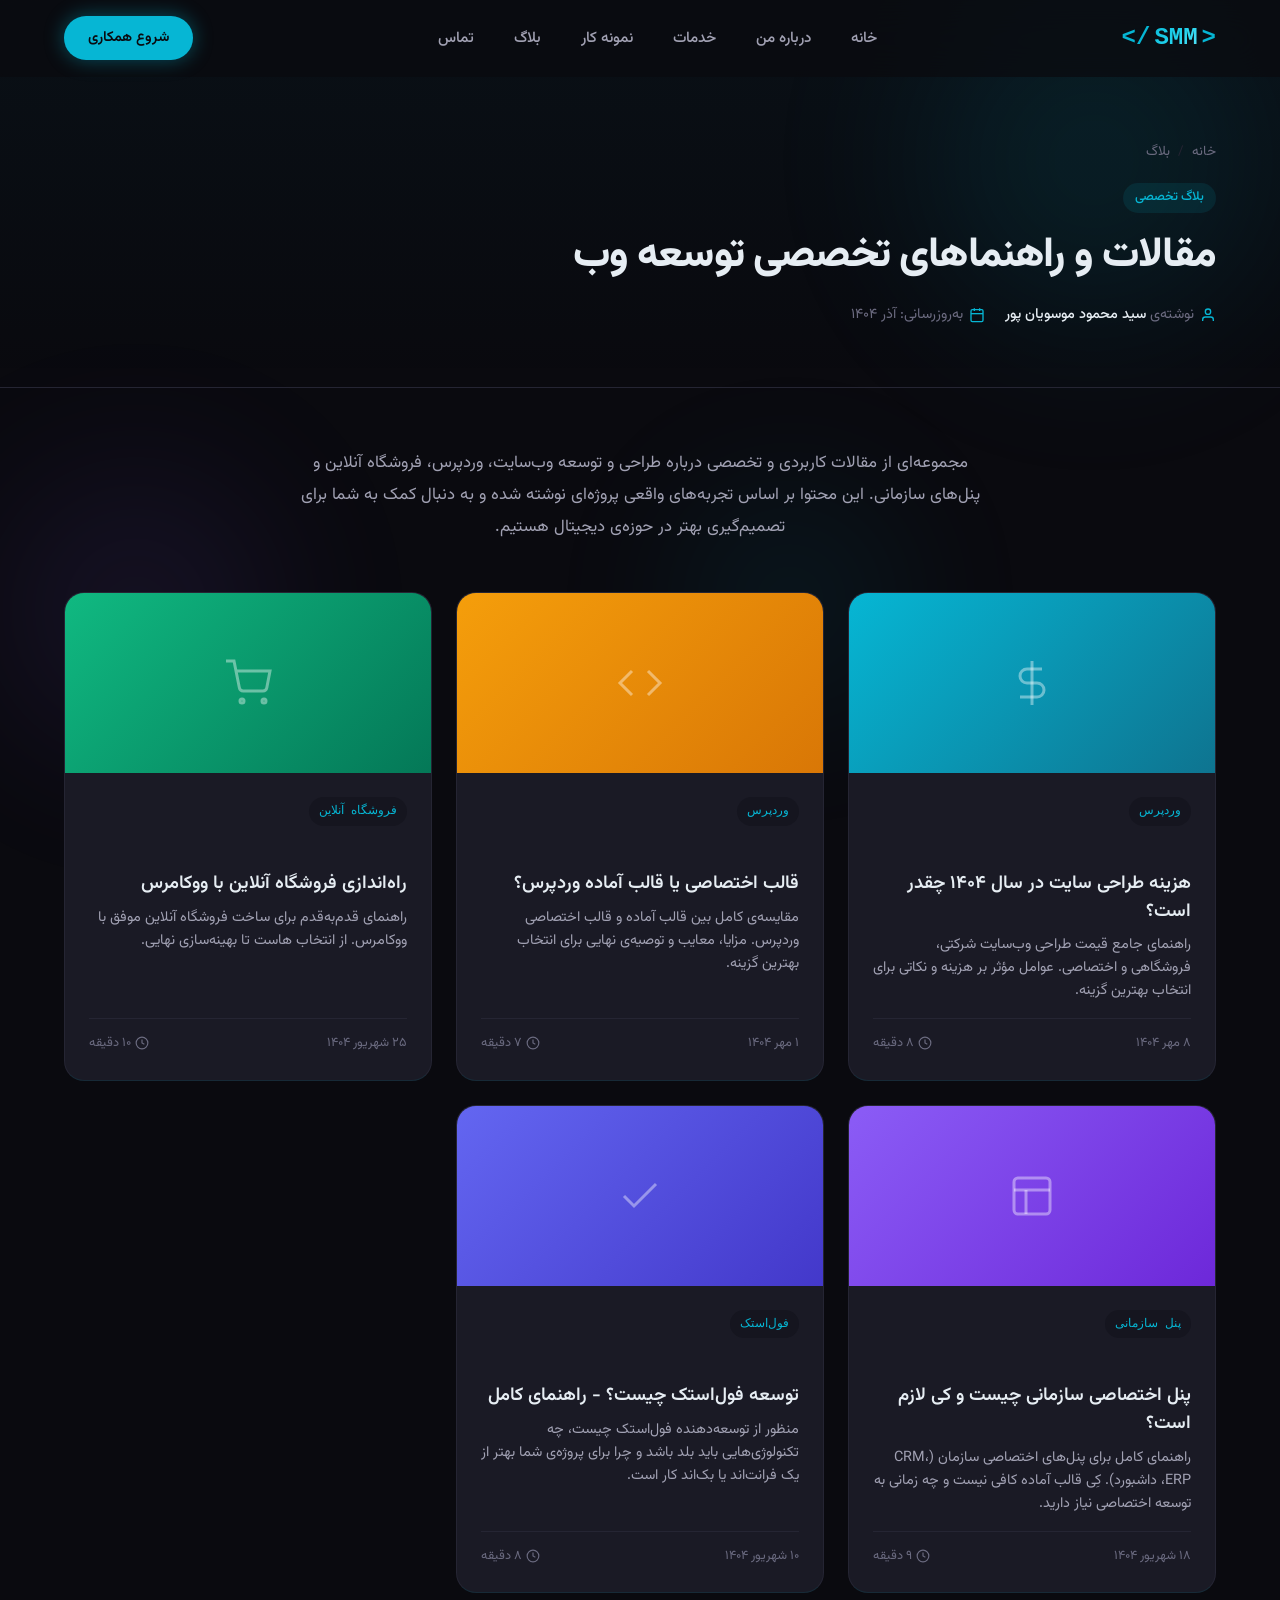
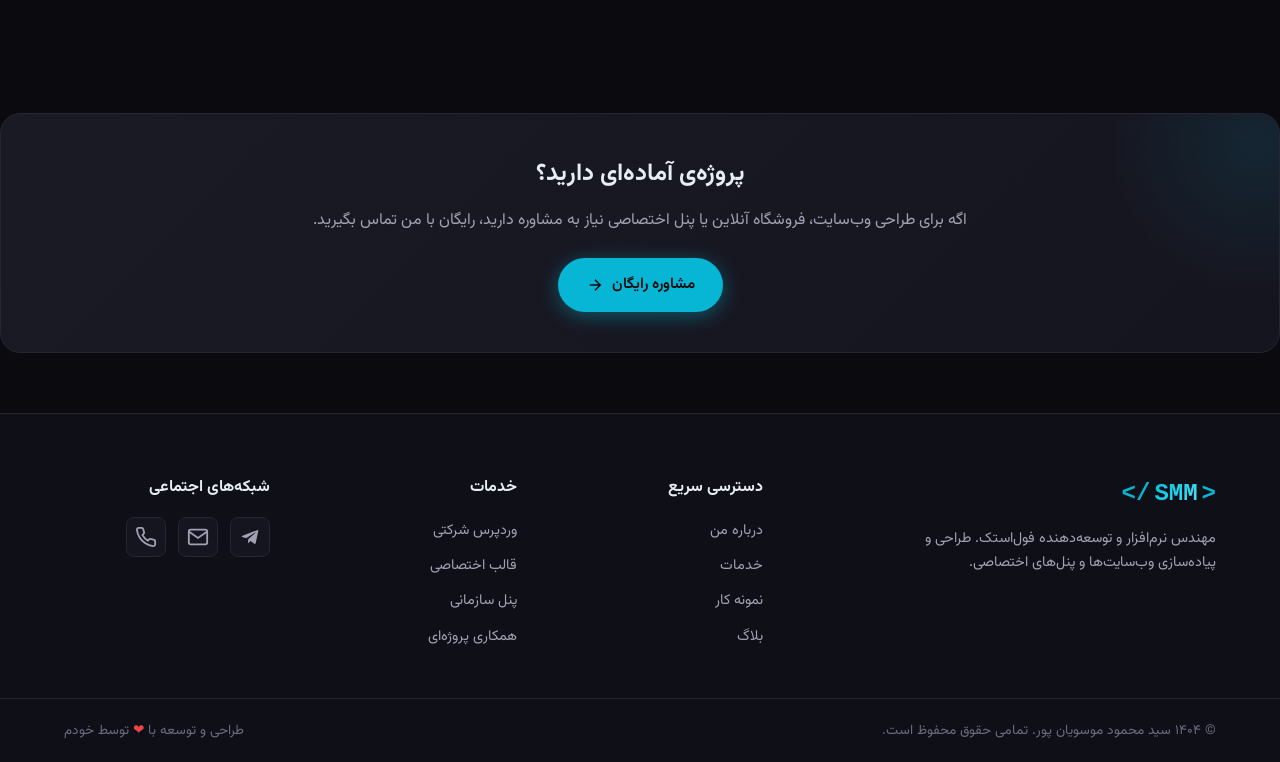
<file: blog/index.html>
<!DOCTYPE html>
<html lang="fa" dir="rtl">
<head>
    <meta charset="UTF-8">
    <meta name="viewport" content="width=device-width, initial-scale=1.0, viewport-fit=cover">
    <meta name="theme-color" content="#0a0a0f">

    <title>بلاگ | سید محمود موسویان پور - مقالات توسعه وب و وردپرس</title>
    <meta name="title" content="بلاگ | سید محمود موسویان پور - مقالات توسعه وب و وردپرس">
    <meta name="description" content="مقالات تخصصی و کاربردی درباره طراحی سایت، وردپرس، ووکامرس، توسعه فول‌استک و پنل‌های سازمانی. راهنمای جامع برای صاحبان کسب و کار و توسعه‌دهندگان.">
    <meta name="keywords" content="بلاگ توسعه وب, مقالات وردپرس, راهنمای طراحی سایت, مقاله فول استک, آموزش ووکامرس, بلاگ برنامه نویسی">
    <meta name="author" content="سید محمود موسویان پور">
    <meta name="robots" content="index, follow, max-image-preview:large, max-snippet:-1, max-video-preview:-1">
    <meta name="googlebot" content="index, follow">

    <link rel="canonical" href="https://mohandesmoosavian.ir/blog/">

    <meta property="og:type" content="website">
    <meta property="og:url" content="https://mohandesmoosavian.ir/blog/">
    <meta property="og:title" content="بلاگ | سید محمود موسویان پور - مقالات توسعه وب و وردپرس">
    <meta property="og:description" content="مقالات تخصصی و کاربردی درباره طراحی سایت، وردپرس، ووکامرس، توسعه فول‌استک و پنل‌های سازمانی.">
    <meta property="og:image" content="https://mohandesmoosavian.ir/assets/og-image.png">
    <meta property="og:site_name" content="سید محمود موسویان پور">
    <meta property="og:locale" content="fa_IR">

    <meta name="twitter:card" content="summary_large_image">
    <meta name="twitter:url" content="https://mohandesmoosavian.ir/blog/">
    <meta name="twitter:title" content="بلاگ | سید محمود موسویان پور - مقالات توسعه وب و وردپرس">
    <meta name="twitter:description" content="مقالات تخصصی و کاربردی درباره طراحی سایت، وردپرس، ووکامرس، توسعه فول‌استک و پنل‌های سازمانی.">
    <meta name="twitter:image" content="https://mohandesmoosavian.ir/assets/og-image.png">

    <link rel="icon" type="image/svg+xml" href="../assets/favicon.svg">
    <link rel="icon" type="image/x-icon" href="../favicon.ico">
    <link rel="apple-touch-icon" sizes="180x180" href="../assets/apple-touch-icon.png">
    <link rel="manifest" href="../site.webmanifest">

    <link rel="stylesheet" href="../css/style.css">
    <link rel="stylesheet" href="../css/blog.css">
</head>
<body>
    <div class="bg-orbs">
        <div class="orb orb-1"></div>
        <div class="orb orb-2"></div>
        <div class="orb orb-3"></div>
    </div>

    <nav class="navbar" id="navbar">
        <div class="container nav-container">
            <a href="../" class="nav-logo">
                <span class="logo-bracket">&lt;</span>
                <span class="logo-text">SMM</span>
                <span class="logo-bracket">/&gt;</span>
            </a>
            <ul class="nav-menu" id="navMenu">
                <li><a href="../" class="nav-link">خانه</a></li>
                <li><a href="../#about" class="nav-link">درباره من</a></li>
                <li><a href="../#services" class="nav-link">خدمات</a></li>
                <li><a href="../#portfolio" class="nav-link">نمونه کار</a></li>
                <li><a href="../blog/" class="nav-link active">بلاگ</a></li>
                <li><a href="../#contact" class="nav-link">تماس</a></li>
            </ul>
            <a href="../#contact" class="nav-cta">شروع همکاری</a>
            <button class="nav-toggle" id="navToggle" aria-label="منو">
                <span></span><span></span><span></span>
            </button>
        </div>
    </nav>

    <section class="article-hero">
        <div class="container">
            <div class="article-breadcrumb">
                <a href="../">خانه</a>
                <span class="separator">/</span>
                <span>بلاگ</span>
            </div>
            <span class="article-tag">بلاگ تخصصی</span>
            <h1>مقالات و راهنماهای تخصصی توسعه وب</h1>
            <div class="article-meta">
                <div class="article-meta-item">
                    <svg viewBox="0 0 24 24" fill="none" stroke="currentColor" stroke-width="2">
                        <path d="M20 21v-2a4 4 0 00-4-4H8a4 4 0 00-4 4v2"/>
                        <circle cx="12" cy="7" r="4"/>
                    </svg>
                    <span>نوشته‌ی <span class="author-name">سید محمود موسویان پور</span></span>
                </div>
                <div class="article-meta-item">
                    <svg viewBox="0 0 24 24" fill="none" stroke="currentColor" stroke-width="2">
                        <rect x="3" y="4" width="18" height="18" rx="2" ry="2"/>
                        <line x1="16" y1="2" x2="16" y2="6"/>
                        <line x1="8" y1="2" x2="8" y2="6"/>
                        <line x1="3" y1="10" x2="21" y2="10"/>
                    </svg>
                    <span>به‌روزرسانی: آذر ۱۴۰۴</span>
                </div>
            </div>
        </div>
    </section>

    <section class="article-body">
        <div class="container">
            <div class="article-content" style="max-width: 100%;">
                <p style="text-align: center; max-width: 700px; margin: 0 auto 40px;">
                    مجموعه‌ای از مقالات کاربردی و تخصصی درباره طراحی و توسعه وب‌سایت، وردپرس، فروشگاه آنلاین و پنل‌های سازمانی. این محتوا بر اساس تجربه‌های واقعی پروژه‌ای نوشته شده و به دنبال کمک به شما برای تصمیم‌گیری بهتر در حوزه‌ی دیجیتال هستیم.
                </p>

                <div class="blog-grid">
                    <a href="website-cost-1404/" class="blog-card">
                        <div class="blog-card-image" style="background: linear-gradient(135deg, #06b6d4 0%, #0e7490 100%);">
                            <svg class="blog-card-icon" width="48" height="48" viewBox="0 0 24 24" fill="none" stroke="currentColor" stroke-width="1.5">
                                <line x1="12" y1="1" x2="12" y2="23"/>
                                <path d="M17 5H9.5a3.5 3.5 0 000 7h5a3.5 3.5 0 010 7H6"/>
                            </svg>
                        </div>
                        <div class="blog-card-content">
                            <span class="blog-card-tag">وردپرس</span>
                            <h3>هزینه طراحی سایت در سال ۱۴۰۴ چقدر است؟</h3>
                            <p>راهنمای جامع قیمت طراحی وب‌سایت شرکتی، فروشگاهی و اختصاصی. عوامل مؤثر بر هزینه و نکاتی برای انتخاب بهترین گزینه.</p>
                            <div class="blog-card-meta">
                                <span>۸ مهر ۱۴۰۴</span>
                                <span class="reading-time">
                                    <svg width="14" height="14" viewBox="0 0 24 24" fill="none" stroke="currentColor" stroke-width="2">
                                        <circle cx="12" cy="12" r="10"/>
                                        <polyline points="12 6 12 12 16 14"/>
                                    </svg>
                                    ۸ دقیقه
                                </span>
                            </div>
                        </div>
                    </a>

                    <a href="wordpress-custom-vs-ready/" class="blog-card">
                        <div class="blog-card-image" style="background: linear-gradient(135deg, #f59e0b 0%, #d97706 100%);">
                            <svg class="blog-card-icon" width="48" height="48" viewBox="0 0 24 24" fill="none" stroke="currentColor" stroke-width="1.5">
                                <polyline points="16 18 22 12 16 6"/>
                                <polyline points="8 6 2 12 8 18"/>
                            </svg>
                        </div>
                        <div class="blog-card-content">
                            <span class="blog-card-tag">وردپرس</span>
                            <h3>قالب اختصاصی یا قالب آماده وردپرس؟</h3>
                            <p>مقایسه‌ی کامل بین قالب آماده و قالب اختصاصی وردپرس. مزایا، معایب و توصیه‌ی نهایی برای انتخاب بهترین گزینه.</p>
                            <div class="blog-card-meta">
                                <span>۱ مهر ۱۴۰۴</span>
                                <span class="reading-time">
                                    <svg width="14" height="14" viewBox="0 0 24 24" fill="none" stroke="currentColor" stroke-width="2">
                                        <circle cx="12" cy="12" r="10"/>
                                        <polyline points="12 6 12 12 16 14"/>
                                    </svg>
                                    ۷ دقیقه
                                </span>
                            </div>
                        </div>
                    </a>

                    <a href="woocommerce-store-setup/" class="blog-card">
                        <div class="blog-card-image" style="background: linear-gradient(135deg, #10b981 0%, #047857 100%);">
                            <svg class="blog-card-icon" width="48" height="48" viewBox="0 0 24 24" fill="none" stroke="currentColor" stroke-width="1.5">
                                <circle cx="9" cy="21" r="1"/>
                                <circle cx="20" cy="21" r="1"/>
                                <path d="M1 1h4l2.68 13.39a2 2 0 002 1.61h9.72a2 2 0 002-1.61L23 6H6"/>
                            </svg>
                        </div>
                        <div class="blog-card-content">
                            <span class="blog-card-tag">فروشگاه آنلاین</span>
                            <h3>راه‌اندازی فروشگاه آنلاین با ووکامرس</h3>
                            <p>راهنمای قدم‌به‌قدم برای ساخت فروشگاه آنلاین موفق با ووکامرس. از انتخاب هاست تا بهینه‌سازی نهایی.</p>
                            <div class="blog-card-meta">
                                <span>۲۵ شهریور ۱۴۰۴</span>
                                <span class="reading-time">
                                    <svg width="14" height="14" viewBox="0 0 24 24" fill="none" stroke="currentColor" stroke-width="2">
                                        <circle cx="12" cy="12" r="10"/>
                                        <polyline points="12 6 12 12 16 14"/>
                                    </svg>
                                    ۱۰ دقیقه
                                </span>
                            </div>
                        </div>
                    </a>

                    <a href="custom-organizational-panel/" class="blog-card">
                        <div class="blog-card-image" style="background: linear-gradient(135deg, #8b5cf6 0%, #6d28d9 100%);">
                            <svg class="blog-card-icon" width="48" height="48" viewBox="0 0 24 24" fill="none" stroke="currentColor" stroke-width="1.5">
                                <rect x="3" y="3" width="18" height="18" rx="2" ry="2"/>
                                <line x1="3" y1="9" x2="21" y2="9"/>
                                <line x1="9" y1="21" x2="9" y2="9"/>
                            </svg>
                        </div>
                        <div class="blog-card-content">
                            <span class="blog-card-tag">پنل سازمانی</span>
                            <h3>پنل اختصاصی سازمانی چیست و کی لازم است؟</h3>
                            <p>راهنمای کامل برای پنل‌های اختصاصی سازمان (CRM، ERP، داشبورد). کِی قالب آماده کافی نیست و چه زمانی به توسعه اختصاصی نیاز دارید.</p>
                            <div class="blog-card-meta">
                                <span>۱۸ شهریور ۱۴۰۴</span>
                                <span class="reading-time">
                                    <svg width="14" height="14" viewBox="0 0 24 24" fill="none" stroke="currentColor" stroke-width="2">
                                        <circle cx="12" cy="12" r="10"/>
                                        <polyline points="12 6 12 12 16 14"/>
                                    </svg>
                                    ۹ دقیقه
                                </span>
                            </div>
                        </div>
                    </a>

                    <a href="full-stack-development-guide/" class="blog-card">
                        <div class="blog-card-image" style="background: linear-gradient(135deg, #6366f1 0%, #4338ca 100%);">
                            <svg class="blog-card-icon" width="48" height="48" viewBox="0 0 24 24" fill="none" stroke="currentColor" stroke-width="1.5">
                                <path d="M20 6L9 17l-5-5"/>
                            </svg>
                        </div>
                        <div class="blog-card-content">
                            <span class="blog-card-tag">فول‌استک</span>
                            <h3>توسعه فول‌استک چیست؟ - راهنمای کامل</h3>
                            <p>منظور از توسعه‌دهنده فول‌استک چیست، چه تکنولوژی‌هایی باید بلد باشد و چرا برای پروژه‌ی شما بهتر از یک فرانت‌اند یا بک‌اند کار است.</p>
                            <div class="blog-card-meta">
                                <span>۱۰ شهریور ۱۴۰۴</span>
                                <span class="reading-time">
                                    <svg width="14" height="14" viewBox="0 0 24 24" fill="none" stroke="currentColor" stroke-width="2">
                                        <circle cx="12" cy="12" r="10"/>
                                        <polyline points="12 6 12 12 16 14"/>
                                    </svg>
                                    ۸ دقیقه
                                </span>
                            </div>
                        </div>
                    </a>
                </div>
            </div>
        </div>
    </section>

    <section class="article-cta">
        <div class="container">
            <h3>پروژه‌ی آماده‌ای دارید؟</h3>
            <p>اگه برای طراحی وب‌سایت، فروشگاه آنلاین یا پنل اختصاصی نیاز به مشاوره دارید، رایگان با من تماس بگیرید.</p>
            <a href="../#contact" class="btn btn-primary">
                <span>مشاوره رایگان</span>
                <svg width="18" height="18" viewBox="0 0 24 24" fill="none" stroke="currentColor" stroke-width="2">
                    <path d="M5 12h14M12 5l7 7-7 7"/>
                </svg>
            </a>
        </div>
    </section>

    <footer class="footer">
        <div class="container footer-container">
            <div class="footer-brand">
                <a href="../" class="nav-logo">
                    <span class="logo-bracket">&lt;</span>
                    <span class="logo-text">SMM</span>
                    <span class="logo-bracket">/&gt;</span>
                </a>
                <p>مهندس نرم‌افزار و توسعه‌دهنده فول‌استک. طراحی و پیاده‌سازی وب‌سایت‌ها و پنل‌های اختصاصی.</p>
            </div>
            <div class="footer-links">
                <h4>دسترسی سریع</h4>
                <ul>
                    <li><a href="../#about">درباره من</a></li>
                    <li><a href="../#services">خدمات</a></li>
                    <li><a href="../#portfolio">نمونه کار</a></li>
                    <li><a href="../blog/">بلاگ</a></li>
                </ul>
            </div>
            <div class="footer-links">
                <h4>خدمات</h4>
                <ul>
                    <li><a href="../#services">وردپرس شرکتی</a></li>
                    <li><a href="../#services">قالب اختصاصی</a></li>
                    <li><a href="../#services">پنل سازمانی</a></li>
                    <li><a href="../#services">همکاری پروژه‌ای</a></li>
                </ul>
            </div>
            <div class="footer-social">
                <h4>شبکه‌های اجتماعی</h4>
                <div class="social-links">
                    <a href="https://t.me/mohandesmoosavian" target="_blank" rel="noopener" aria-label="تلگرام">
                        <svg width="22" height="22" viewBox="0 0 24 24" fill="currentColor">
                            <path d="M9.78 18.65l.28-4.23 7.68-6.92c.34-.31-.07-.46-.52-.19L7.74 13.3 3.64 12c-.88-.25-.89-.86.2-1.3l15.97-6.16c.73-.33 1.43.18 1.15 1.3l-2.72 12.81c-.19.91-.74 1.13-1.5.71L12.6 16.3l-1.99 1.93c-.23.23-.42.42-.83.42z"/>
                        </svg>
                    </a>
                    <a href="mailto:mohandes.moosavian@gmail.com" aria-label="ایمیل">
                        <svg width="22" height="22" viewBox="0 0 24 24" fill="none" stroke="currentColor" stroke-width="2">
                            <path d="M4 4h16c1.1 0 2 .9 2 2v12c0 1.1-.9 2-2 2H4c-1.1 0-2-.9-2-2V6c0-1.1.9-2 2-2z"/>
                            <polyline points="22,6 12,13 2,6"/>
                        </svg>
                    </a>
                    <a href="tel:+989371990151" aria-label="تماس تلفنی">
                        <svg width="22" height="22" viewBox="0 0 24 24" fill="none" stroke="currentColor" stroke-width="2">
                            <path d="M22 16.92v3a2 2 0 01-2.18 2 19.79 19.79 0 01-8.63-3.07 19.5 19.5 0 01-6-6 19.79 19.79 0 01-3.07-8.67A2 2 0 014.11 2h3a2 2 0 012 1.72 12.84 12.84 0 00.7 2.81 2 2 0 01-.45 2.11L8.09 9.91a16 16 0 006 6l1.27-1.27a2 2 0 012.11-.45 12.84 12.84 0 002.81.7A2 2 0 0122 16.92z"/>
                        </svg>
                    </a>
                </div>
            </div>
        </div>
        <div class="footer-bottom">
            <div class="container">
                <p>© ۱۴۰۴ سید محمود موسویان پور. تمامی حقوق محفوظ است.</p>
                <p>طراحی و توسعه با <span class="heart">❤</span> توسط خودم</p>
            </div>
        </div>
    </footer>

    <script src="../js/main.js"></script>
</body>
</html>
</file>
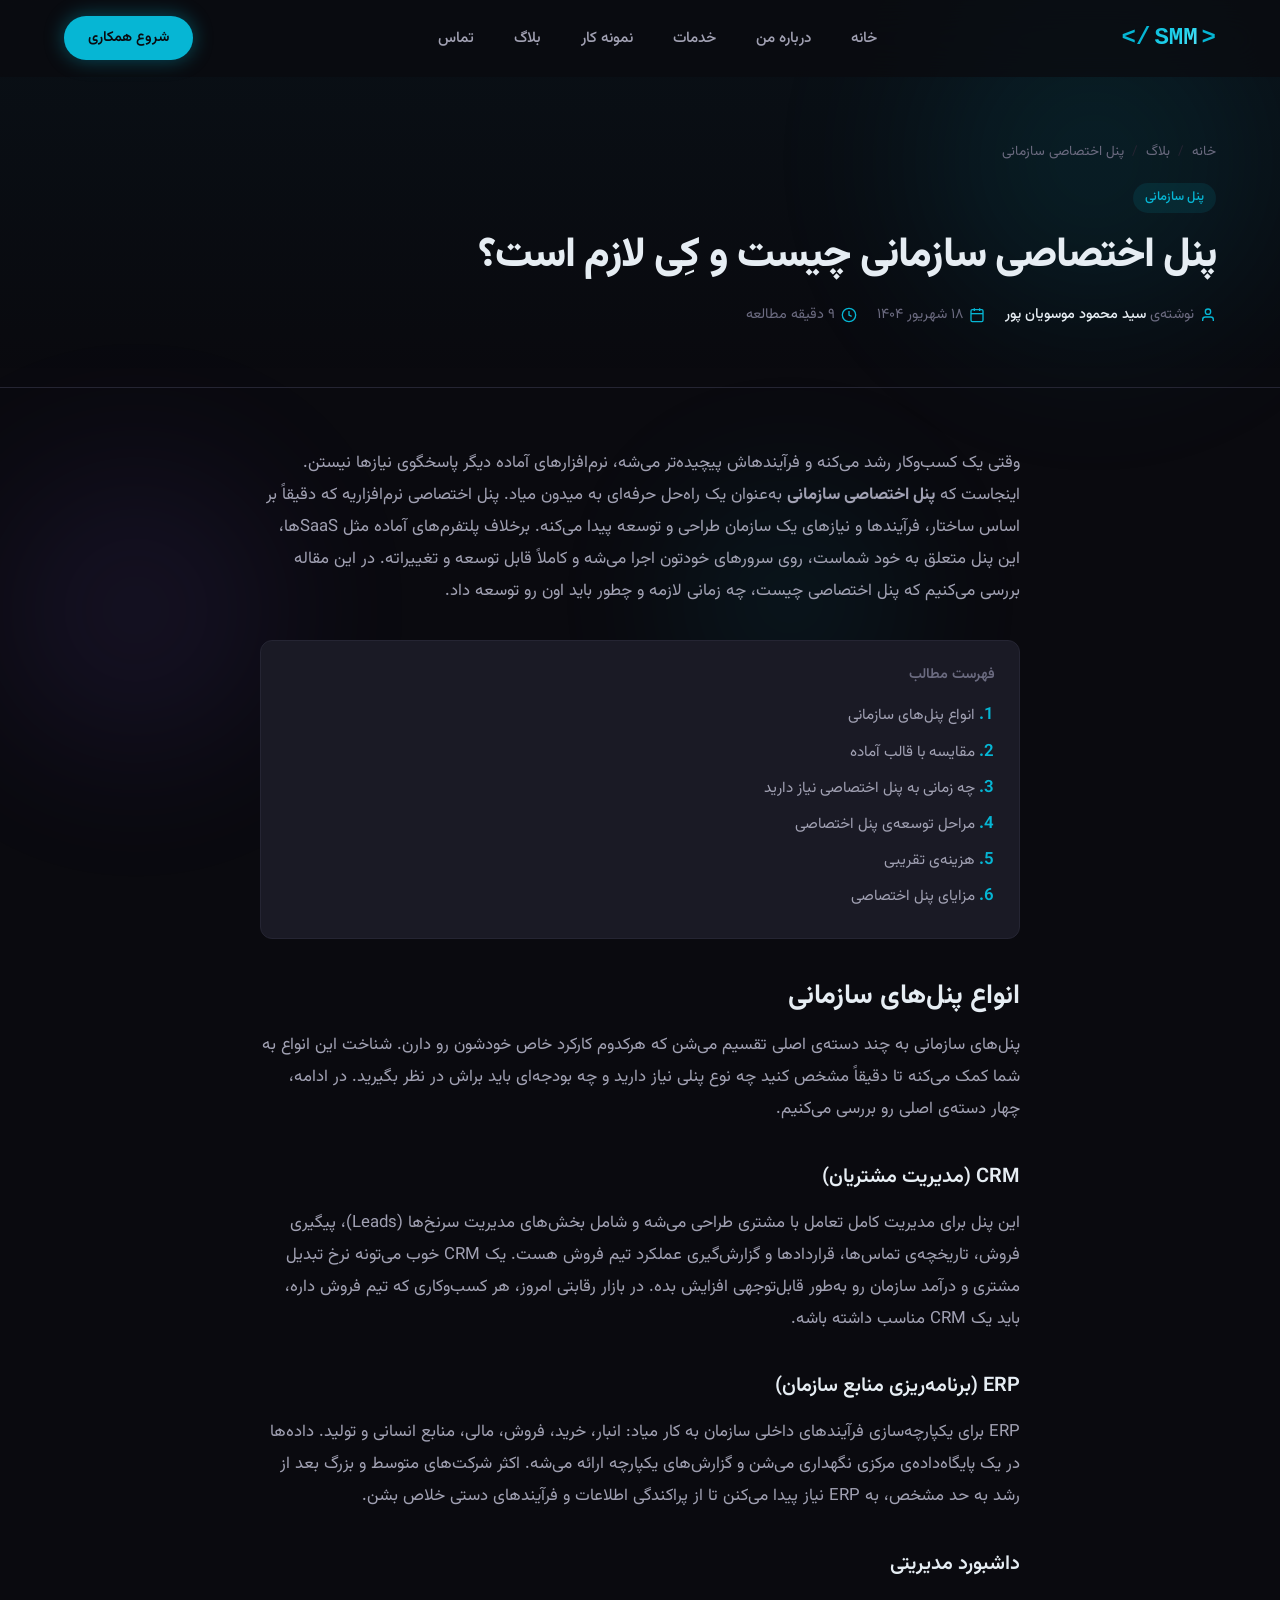
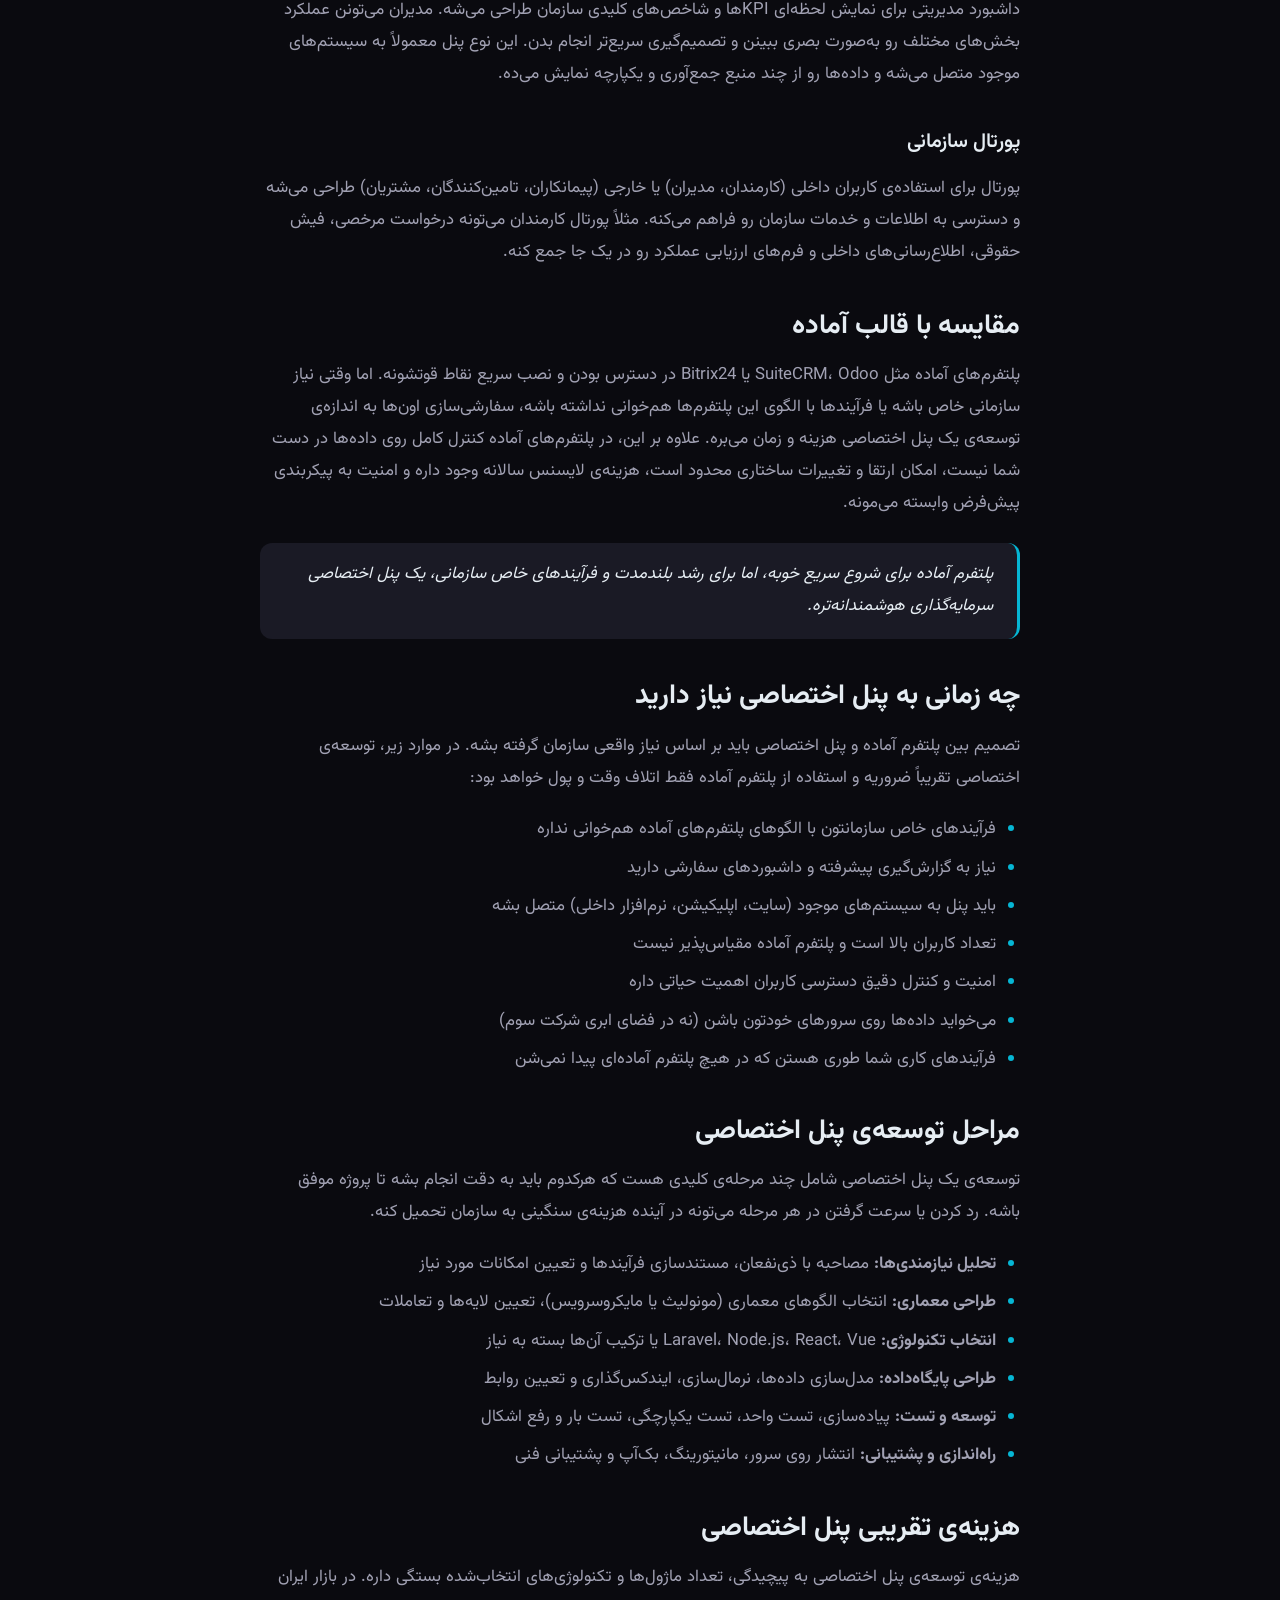
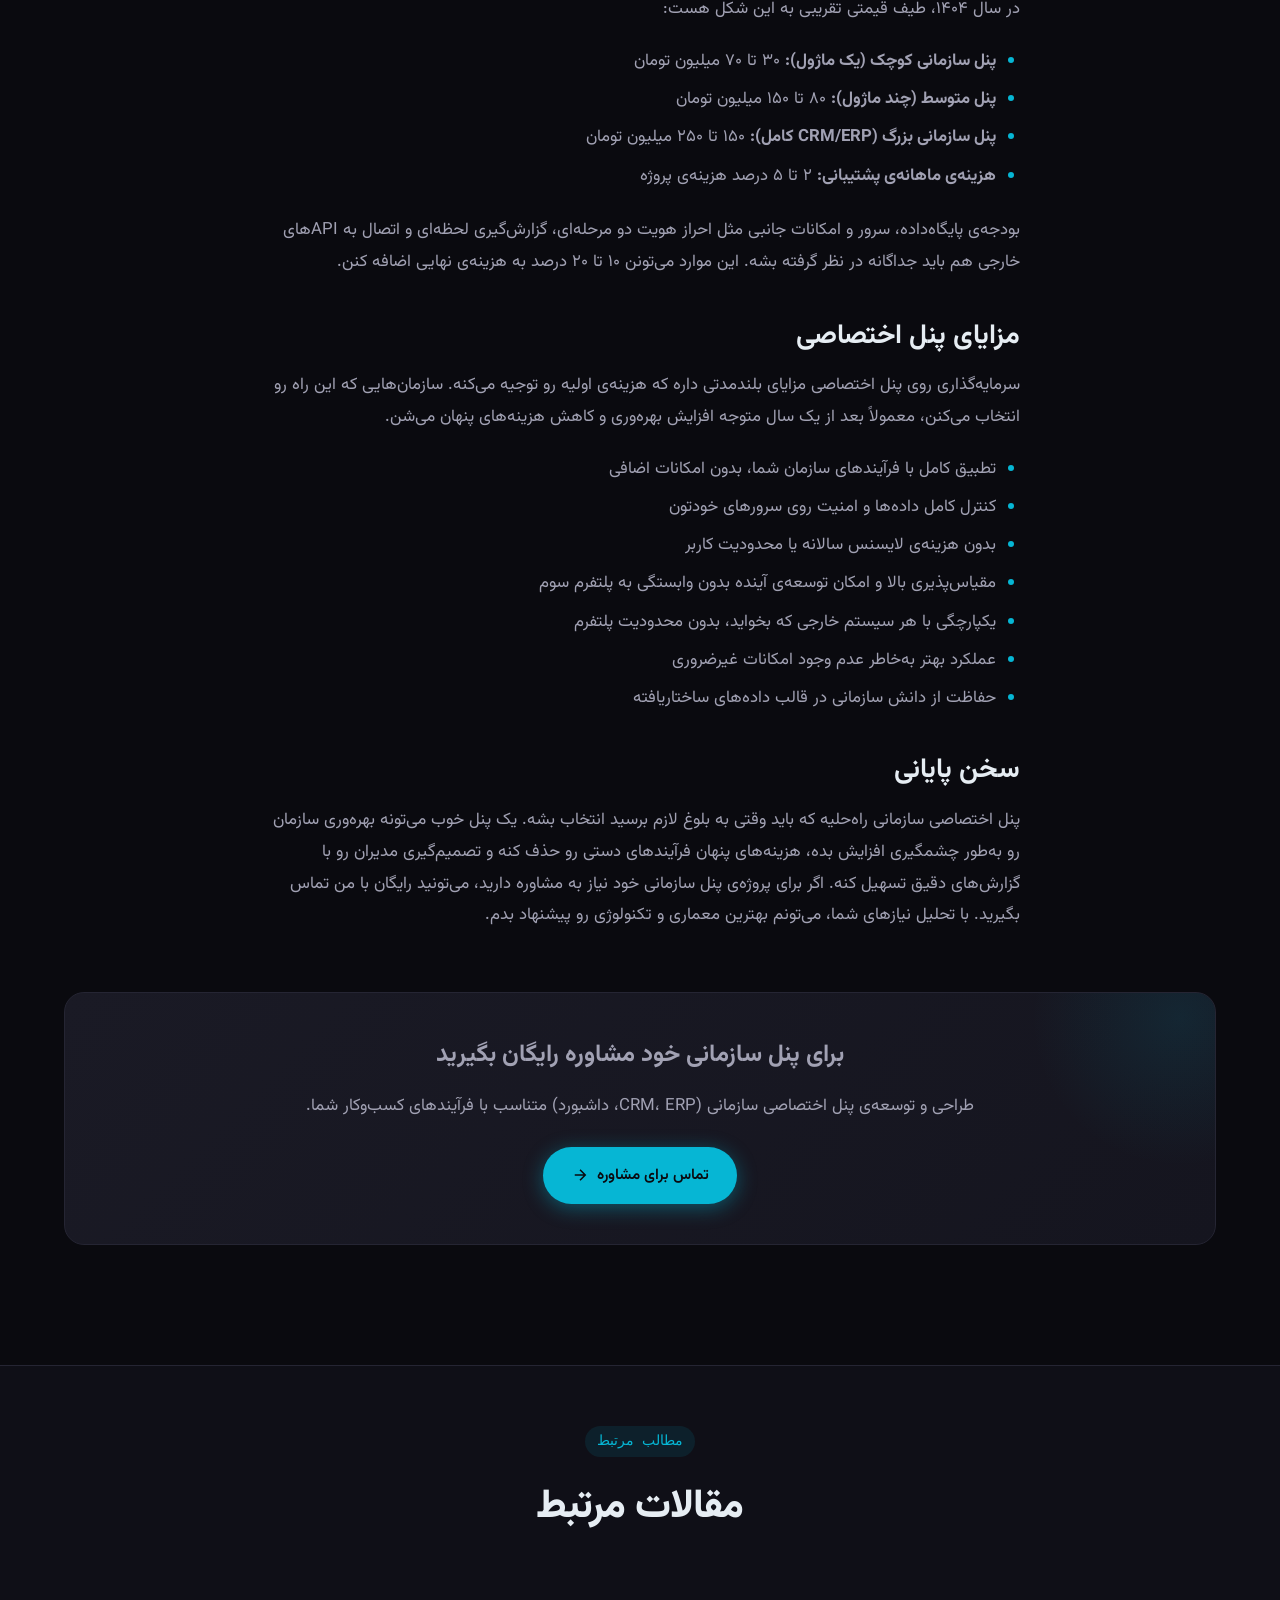
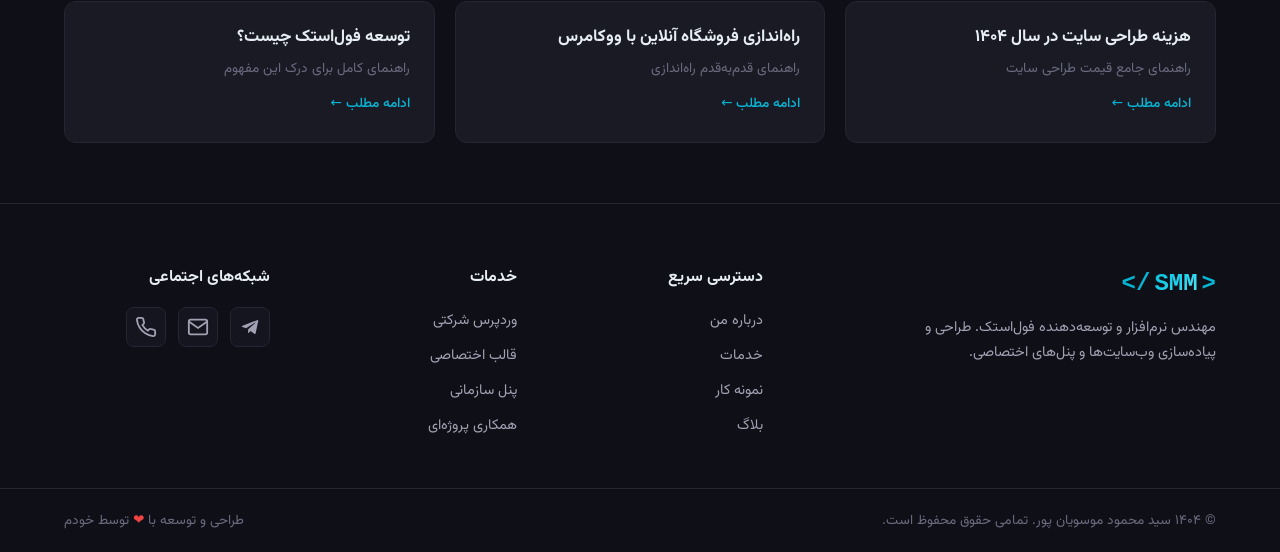
<file: blog/custom-organizational-panel/index.html>
<!DOCTYPE html>
<html lang="fa" dir="rtl">
<head>
    <meta charset="UTF-8">
    <meta name="viewport" content="width=device-width, initial-scale=1.0, viewport-fit=cover">
    <meta name="theme-color" content="#0a0a0f">

    <title>پنل اختصاصی سازمانی چیست و کِی لازم است؟ | راهنمای جامع</title>
    <meta name="title" content="پنل اختصاصی سازمانی چیست و کِی لازم است؟ | راهنمای جامع">
    <meta name="description" content="راهنمای کامل پنل‌های اختصاصی سازمانی (CRM، ERP، داشبورد مدیریتی). چه زمانی قالب آماده کافی نیست و چه زمانی به توسعه اختصاصی نیاز دارید.">
    <meta name="keywords" content="پنل اختصاصی, CRM, ERP, داشبورد مدیریتی, پنل سازمانی, طراحی پنل اختصاصی">
    <meta name="author" content="سید محمود موسویان پور">
    <meta name="robots" content="index, follow, max-image-preview:large, max-snippet:-1, max-video-preview:-1">
    <meta name="googlebot" content="index, follow">

    <link rel="canonical" href="https://mohandesmoosavian.ir/blog/custom-organizational-panel/">

    <meta property="og:type" content="article">
    <meta property="og:url" content="https://mohandesmoosavian.ir/blog/custom-organizational-panel/">
    <meta property="og:title" content="پنل اختصاصی سازمانی چیست و کِی لازم است؟ | راهنمای جامع">
    <meta property="og:description" content="راهنمای کامل پنل‌های اختصاصی سازمانی (CRM، ERP، داشبورد مدیریتی).">
    <meta property="og:image" content="https://mohandesmoosavian.ir/assets/og-image.png">
    <meta property="og:site_name" content="سید محمود موسویان پور">
    <meta property="og:locale" content="fa_IR">
    <meta property="article:published_time" content="2026-09-08T10:00:00+03:30">
    <meta property="article:modified_time" content="2026-09-08T10:00:00+03:30">
    <meta property="article:author" content="سید محمود موسویان پور">
    <meta property="article:section" content="پنل سازمانی">
    <meta property="article:tag" content="پنل اختصاصی">
    <meta property="article:tag" content="CRM">

    <meta name="twitter:card" content="summary_large_image">
    <meta name="twitter:url" content="https://mohandesmoosavian.ir/blog/custom-organizational-panel/">
    <meta name="twitter:title" content="پنل اختصاصی سازمانی چیست و کِی لازم است؟ | راهنمای جامع">
    <meta name="twitter:description" content="راهنمای کامل پنل‌های اختصاصی سازمانی (CRM، ERP، داشبورد مدیریتی).">
    <meta name="twitter:image" content="https://mohandesmoosavian.ir/assets/og-image.png">

    <link rel="icon" type="image/svg+xml" href="../../assets/favicon.svg">
    <link rel="icon" type="image/x-icon" href="../../favicon.ico">
    <link rel="apple-touch-icon" sizes="180x180" href="../../assets/apple-touch-icon.png">
    <link rel="manifest" href="../../site.webmanifest">

    <link rel="stylesheet" href="../../css/style.css">
    <link rel="stylesheet" href="../../css/blog.css">

    <script type="application/ld+json">
    {
        "@context": "https://schema.org",
        "@type": "Article",
        "headline": "پنل اختصاصی سازمانی چیست و کِی لازم است؟",
        "description": "راهنمای کامل پنل‌های اختصاصی سازمانی (CRM، ERP، داشبورد مدیریتی). چه زمانی قالب آماده کافی نیست و چه زمانی به توسعه اختصاصی نیاز دارید.",
        "image": "https://mohandesmoosavian.ir/assets/og-image.png",
        "datePublished": "2026-09-08T10:00:00+03:30",
        "dateModified": "2026-09-08T10:00:00+03:30",
        "author": {
            "@type": "Person",
            "name": "سید محمود موسویان پور",
            "url": "https://mohandesmoosavian.ir/"
        },
        "publisher": {
            "@type": "Person",
            "name": "سید محمود موسویان پور",
            "url": "https://mohandesmoosavian.ir/"
        },
        "mainEntityOfPage": {
            "@type": "WebPage",
            "@id": "https://mohandesmoosavian.ir/blog/custom-organizational-panel/"
        },
        "articleSection": "پنل سازمانی",
        "keywords": "پنل اختصاصی, CRM, ERP, داشبورد مدیریتی, پنل سازمانی, طراحی پنل اختصاصی"
    }
    </script>
</head>
<body>
    <div class="bg-orbs">
        <div class="orb orb-1"></div>
        <div class="orb orb-2"></div>
        <div class="orb orb-3"></div>
    </div>

    <nav class="navbar" id="navbar">
        <div class="container nav-container">
            <a href="../../" class="nav-logo">
                <span class="logo-bracket">&lt;</span>
                <span class="logo-text">SMM</span>
                <span class="logo-bracket">/&gt;</span>
            </a>
            <ul class="nav-menu" id="navMenu">
                <li><a href="../../" class="nav-link">خانه</a></li>
                <li><a href="../../#about" class="nav-link">درباره من</a></li>
                <li><a href="../../#services" class="nav-link">خدمات</a></li>
                <li><a href="../../#portfolio" class="nav-link">نمونه کار</a></li>
                <li><a href="../../blog/" class="nav-link active">بلاگ</a></li>
                <li><a href="../../#contact" class="nav-link">تماس</a></li>
            </ul>
            <a href="../../#contact" class="nav-cta">شروع همکاری</a>
            <button class="nav-toggle" id="navToggle" aria-label="منو">
                <span></span><span></span><span></span>
            </button>
        </div>
    </nav>

    <article>
        <header class="article-hero">
            <div class="container">
                <div class="article-breadcrumb">
                    <a href="../../">خانه</a>
                    <span class="separator">/</span>
                    <a href="../../blog/">بلاگ</a>
                    <span class="separator">/</span>
                    <span>پنل اختصاصی سازمانی</span>
                </div>
                <span class="article-tag">پنل سازمانی</span>
                <h1>پنل اختصاصی سازمانی چیست و کِی لازم است؟</h1>
                <div class="article-meta">
                    <div class="article-meta-item">
                        <svg viewBox="0 0 24 24" fill="none" stroke="currentColor" stroke-width="2">
                            <path d="M20 21v-2a4 4 0 00-4-4H8a4 4 0 00-4 4v2"/>
                            <circle cx="12" cy="7" r="4"/>
                        </svg>
                        <span>نوشته‌ی <span class="author-name">سید محمود موسویان پور</span></span>
                    </div>
                    <div class="article-meta-item">
                        <svg viewBox="0 0 24 24" fill="none" stroke="currentColor" stroke-width="2">
                            <rect x="3" y="4" width="18" height="18" rx="2" ry="2"/>
                            <line x1="16" y1="2" x2="16" y2="6"/>
                            <line x1="8" y1="2" x2="8" y2="6"/>
                            <line x1="3" y1="10" x2="21" y2="10"/>
                        </svg>
                        <span>۱۸ شهریور ۱۴۰۴</span>
                    </div>
                    <div class="article-meta-item">
                        <svg viewBox="0 0 24 24" fill="none" stroke="currentColor" stroke-width="2">
                            <circle cx="12" cy="12" r="10"/>
                            <polyline points="12 6 12 12 16 14"/>
                        </svg>
                        <span>۹ دقیقه مطالعه</span>
                    </div>
                </div>
            </div>
        </header>

        <section class="article-body">
            <div class="container">
                <div class="article-content">
                    <p>وقتی یک کسب‌وکار رشد می‌کنه و فرآیندهاش پیچیده‌تر می‌شه، نرم‌افزارهای آماده دیگر پاسخگوی نیازها نیستن. اینجاست که <strong>پنل اختصاصی سازمانی</strong> به‌عنوان یک راه‌حل حرفه‌ای به میدون میاد. پنل اختصاصی نرم‌افزاریه که دقیقاً بر اساس ساختار، فرآیندها و نیازهای یک سازمان طراحی و توسعه پیدا می‌کنه. برخلاف پلتفرم‌های آماده مثل SaaSها، این پنل متعلق به خود شماست، روی سرورهای خودتون اجرا می‌شه و کاملاً قابل توسعه و تغییراته. در این مقاله بررسی می‌کنیم که پنل اختصاصی چیست، چه زمانی لازمه و چطور باید اون رو توسعه داد.</p>

                    <nav class="toc">
                        <div class="toc-title">فهرست مطالب</div>
                        <ol>
                            <li><a href="#types">انواع پنل‌های سازمانی</a></li>
                            <li><a href="#comparison">مقایسه با قالب آماده</a></li>
                            <li><a href="#when">چه زمانی به پنل اختصاصی نیاز دارید</a></li>
                            <li><a href="#steps">مراحل توسعه‌ی پنل اختصاصی</a></li>
                            <li><a href="#cost">هزینه‌ی تقریبی</a></li>
                            <li><a href="#benefits">مزایای پنل اختصاصی</a></li>
                        </ol>
                    </nav>

                    <h2 id="types">انواع پنل‌های سازمانی</h2>
                    <p>پنل‌های سازمانی به چند دسته‌ی اصلی تقسیم می‌شن که هرکدوم کارکرد خاص خودشون رو دارن. شناخت این انواع به شما کمک می‌کنه تا دقیقاً مشخص کنید چه نوع پنلی نیاز دارید و چه بودجه‌ای باید براش در نظر بگیرید. در ادامه، چهار دسته‌ی اصلی رو بررسی می‌کنیم.</p>

                    <h3>CRM (مدیریت مشتریان)</h3>
                    <p>این پنل برای مدیریت کامل تعامل با مشتری طراحی می‌شه و شامل بخش‌های مدیریت سرنخ‌ها (Leads)، پیگیری فروش، تاریخچه‌ی تماس‌ها، قراردادها و گزارش‌گیری عملکرد تیم فروش هست. یک CRM خوب می‌تونه نرخ تبدیل مشتری و درآمد سازمان رو به‌طور قابل‌توجهی افزایش بده. در بازار رقابتی امروز، هر کسب‌وکاری که تیم فروش داره، باید یک CRM مناسب داشته باشه.</p>

                    <h3>ERP (برنامه‌ریزی منابع سازمان)</h3>
                    <p>ERP برای یکپارچه‌سازی فرآیندهای داخلی سازمان به کار میاد: انبار، خرید، فروش، مالی، منابع انسانی و تولید. داده‌ها در یک پایگاه‌داده‌ی مرکزی نگهداری می‌شن و گزارش‌های یکپارچه ارائه می‌شه. اکثر شرکت‌های متوسط و بزرگ بعد از رشد به حد مشخص، به ERP نیاز پیدا می‌کنن تا از پراکندگی اطلاعات و فرآیندهای دستی خلاص بشن.</p>

                    <h3>داشبورد مدیریتی</h3>
                    <p>داشبورد مدیریتی برای نمایش لحظه‌ای KPIها و شاخص‌های کلیدی سازمان طراحی می‌شه. مدیران می‌تونن عملکرد بخش‌های مختلف رو به‌صورت بصری ببینن و تصمیم‌گیری سریع‌تر انجام بدن. این نوع پنل معمولاً به سیستم‌های موجود متصل می‌شه و داده‌ها رو از چند منبع جمع‌آوری و یکپارچه نمایش می‌ده.</p>

                    <h3>پورتال سازمانی</h3>
                    <p>پورتال برای استفاده‌ی کاربران داخلی (کارمندان، مدیران) یا خارجی (پیمانکاران، تامین‌کنندگان، مشتریان) طراحی می‌شه و دسترسی به اطلاعات و خدمات سازمان رو فراهم می‌کنه. مثلاً پورتال کارمندان می‌تونه درخواست مرخصی، فیش حقوقی، اطلاع‌رسانی‌های داخلی و فرم‌های ارزیابی عملکرد رو در یک جا جمع کنه.</p>

                    <h2 id="comparison">مقایسه با قالب آماده</h2>
                    <p>پلتفرم‌های آماده مثل SuiteCRM، Odoo یا Bitrix24 در دسترس بودن و نصب سریع نقاط قوتشونه. اما وقتی نیاز سازمانی خاص باشه یا فرآیندها با الگوی این پلتفرم‌ها هم‌خوانی نداشته باشه، سفارشی‌سازی اون‌ها به اندازه‌ی توسعه‌ی یک پنل اختصاصی هزینه و زمان می‌بره. علاوه بر این، در پلتفرم‌های آماده کنترل کامل روی داده‌ها در دست شما نیست، امکان ارتقا و تغییرات ساختاری محدود است، هزینه‌ی لایسنس سالانه وجود داره و امنیت به پیکربندی پیش‌فرض وابسته می‌مونه.</p>

                    <blockquote>پلتفرم آماده برای شروع سریع خوبه، اما برای رشد بلندمدت و فرآیندهای خاص سازمانی، یک پنل اختصاصی سرمایه‌گذاری هوشمندانه‌تره.</blockquote>

                    <h2 id="when">چه زمانی به پنل اختصاصی نیاز دارید</h2>
                    <p>تصمیم بین پلتفرم آماده و پنل اختصاصی باید بر اساس نیاز واقعی سازمان گرفته بشه. در موارد زیر، توسعه‌ی اختصاصی تقریباً ضروریه و استفاده‌ از پلتفرم آماده فقط اتلاف وقت و پول خواهد بود:</p>

                    <ul>
                        <li>فرآیندهای خاص سازمانتون با الگوهای پلتفرم‌های آماده هم‌خوانی نداره</li>
                        <li>نیاز به گزارش‌گیری پیشرفته و داشبوردهای سفارشی دارید</li>
                        <li>باید پنل به سیستم‌های موجود (سایت، اپلیکیشن، نرم‌افزار داخلی) متصل بشه</li>
                        <li>تعداد کاربران بالا است و پلتفرم آماده مقیاس‌پذیر نیست</li>
                        <li>امنیت و کنترل دقیق دسترسی کاربران اهمیت حیاتی داره</li>
                        <li>می‌خواید داده‌ها روی سرورهای خودتون باشن (نه در فضای ابری شرکت سوم)</li>
                        <li>فرآیندهای کاری شما طوری هستن که در هیچ پلتفرم آماده‌ای پیدا نمی‌شن</li>
                    </ul>

                    <h2 id="steps">مراحل توسعه‌ی پنل اختصاصی</h2>
                    <p>توسعه‌ی یک پنل اختصاصی شامل چند مرحله‌ی کلیدی هست که هرکدوم باید به دقت انجام بشه تا پروژه موفق باشه. رد کردن یا سرعت گرفتن در هر مرحله می‌تونه در آینده هزینه‌ی سنگینی به سازمان تحمیل کنه.</p>

                    <ul>
                        <li><strong>تحلیل نیازمندی‌ها:</strong> مصاحبه با ذی‌نفعان، مستندسازی فرآیندها و تعیین امکانات مورد نیاز</li>
                        <li><strong>طراحی معماری:</strong> انتخاب الگوهای معماری (مونولیث یا مایکروسرویس)، تعیین لایه‌ها و تعاملات</li>
                        <li><strong>انتخاب تکنولوژی:</strong> Laravel، Node.js، React، Vue یا ترکیب آن‌ها بسته به نیاز</li>
                        <li><strong>طراحی پایگاه‌داده:</strong> مدل‌سازی داده‌ها، نرمال‌سازی، ایندکس‌گذاری و تعیین روابط</li>
                        <li><strong>توسعه و تست:</strong> پیاده‌سازی، تست واحد، تست یکپارچگی، تست بار و رفع اشکال</li>
                        <li><strong>راه‌اندازی و پشتیبانی:</strong> انتشار روی سرور، مانیتورینگ، بک‌آپ و پشتیبانی فنی</li>
                    </ul>

                    <h2 id="cost">هزینه‌ی تقریبی پنل اختصاصی</h2>
                    <p>هزینه‌ی توسعه‌ی پنل اختصاصی به پیچیدگی، تعداد ماژول‌ها و تکنولوژی‌های انتخاب‌شده بستگی داره. در بازار ایران در سال ۱۴۰۴، طیف قیمتی تقریبی به این شکل هست:</p>

                    <ul>
                        <li><strong>پنل سازمانی کوچک (یک ماژول):</strong> ۳۰ تا ۷۰ میلیون تومان</li>
                        <li><strong>پنل متوسط (چند ماژول):</strong> ۸۰ تا ۱۵۰ میلیون تومان</li>
                        <li><strong>پنل سازمانی بزرگ (CRM/ERP کامل):</strong> ۱۵۰ تا ۲۵۰ میلیون تومان</li>
                        <li><strong>هزینه‌ی ماهانه‌ی پشتیبانی:</strong> ۲ تا ۵ درصد هزینه‌ی پروژه</li>
                    </ul>

                    <p>بودجه‌ی پایگاه‌داده، سرور و امکانات جانبی مثل احراز هویت دو مرحله‌ای، گزارش‌گیری لحظه‌ای و اتصال به APIهای خارجی هم باید جداگانه در نظر گرفته بشه. این موارد می‌تونن ۱۰ تا ۲۰ درصد به هزینه‌ی نهایی اضافه کنن.</p>

                    <h2 id="benefits">مزایای پنل اختصاصی</h2>
                    <p>سرمایه‌گذاری روی پنل اختصاصی مزایای بلندمدتی داره که هزینه‌ی اولیه رو توجیه می‌کنه. سازمان‌هایی که این راه رو انتخاب می‌کنن، معمولاً بعد از یک سال متوجه افزایش بهره‌وری و کاهش هزینه‌های پنهان می‌شن.</p>

                    <ul>
                        <li>تطبیق کامل با فرآیندهای سازمان شما، بدون امکانات اضافی</li>
                        <li>کنترل کامل داده‌ها و امنیت روی سرورهای خودتون</li>
                        <li>بدون هزینه‌ی لایسنس سالانه یا محدودیت کاربر</li>
                        <li>مقیاس‌پذیری بالا و امکان توسعه‌ی آینده بدون وابستگی به پلتفرم سوم</li>
                        <li>یکپارچگی با هر سیستم خارجی که بخواید، بدون محدودیت پلتفرم</li>
                        <li>عملکرد بهتر به‌خاطر عدم وجود امکانات غیرضروری</li>
                        <li>حفاظت از دانش سازمانی در قالب داده‌های ساختاریافته</li>
                    </ul>

                    <h2>سخن پایانی</h2>
                    <p>پنل اختصاصی سازمانی راه‌حلیه که باید وقتی به بلوغ لازم برسید انتخاب بشه. یک پنل خوب می‌تونه بهره‌وری سازمان رو به‌طور چشمگیری افزایش بده، هزینه‌های پنهان فرآیندهای دستی رو حذف کنه و تصمیم‌گیری مدیران رو با گزارش‌های دقیق تسهیل کنه. اگر برای پروژه‌ی پنل سازمانی خود نیاز به مشاوره دارید، می‌تونید رایگان با من تماس بگیرید. با تحلیل نیازهای شما، می‌تونم بهترین معماری و تکنولوژی رو پیشنهاد بدم.</p>
                </div>

                <div class="article-cta">
                    <h3>برای پنل سازمانی خود مشاوره رایگان بگیرید</h3>
                    <p>طراحی و توسعه‌ی پنل اختصاصی سازمانی (CRM، ERP، داشبورد) متناسب با فرآیندهای کسب‌وکار شما.</p>
                    <a href="../../#contact" class="btn btn-primary">
                        <span>تماس برای مشاوره</span>
                        <svg width="18" height="18" viewBox="0 0 24 24" fill="none" stroke="currentColor" stroke-width="2">
                            <path d="M5 12h14M12 5l7 7-7 7"/>
                        </svg>
                    </a>
                </div>
            </div>
        </section>

        <section class="related-posts">
            <div class="container">
                <div class="section-header">
                    <span class="section-tag">مطالب مرتبط</span>
                    <h2 class="section-title">مقالات مرتبط</h2>
                </div>
                <div class="related-grid">
                    <a href="../website-cost-1404/" class="related-card">
                        <h4>هزینه طراحی سایت در سال ۱۴۰۴</h4>
                        <p>راهنمای جامع قیمت طراحی سایت</p>
                        <span class="read-more">ادامه مطلب ←</span>
                    </a>
                    <a href="../woocommerce-store-setup/" class="related-card">
                        <h4>راه‌اندازی فروشگاه آنلاین با ووکامرس</h4>
                        <p>راهنمای قدم‌به‌قدم راه‌اندازی</p>
                        <span class="read-more">ادامه مطلب ←</span>
                    </a>
                    <a href="../full-stack-development-guide/" class="related-card">
                        <h4>توسعه فول‌استک چیست؟</h4>
                        <p>راهنمای کامل برای درک این مفهوم</p>
                        <span class="read-more">ادامه مطلب ←</span>
                    </a>
                </div>
            </div>
        </section>
    </article>

    <footer class="footer">
        <div class="container footer-container">
            <div class="footer-brand">
                <a href="../../" class="nav-logo">
                    <span class="logo-bracket">&lt;</span>
                    <span class="logo-text">SMM</span>
                    <span class="logo-bracket">/&gt;</span>
                </a>
                <p>مهندس نرم‌افزار و توسعه‌دهنده فول‌استک. طراحی و پیاده‌سازی وب‌سایت‌ها و پنل‌های اختصاصی.</p>
            </div>
            <div class="footer-links">
                <h4>دسترسی سریع</h4>
                <ul>
                    <li><a href="../../#about">درباره من</a></li>
                    <li><a href="../../#services">خدمات</a></li>
                    <li><a href="../../#portfolio">نمونه کار</a></li>
                    <li><a href="../../blog/">بلاگ</a></li>
                </ul>
            </div>
            <div class="footer-links">
                <h4>خدمات</h4>
                <ul>
                    <li><a href="../../#services">وردپرس شرکتی</a></li>
                    <li><a href="../../#services">قالب اختصاصی</a></li>
                    <li><a href="../../#services">پنل سازمانی</a></li>
                    <li><a href="../../#services">همکاری پروژه‌ای</a></li>
                </ul>
            </div>
            <div class="footer-social">
                <h4>شبکه‌های اجتماعی</h4>
                <div class="social-links">
                    <a href="https://t.me/mohandesmoosavian" target="_blank" rel="noopener" aria-label="تلگرام">
                        <svg width="22" height="22" viewBox="0 0 24 24" fill="currentColor">
                            <path d="M9.78 18.65l.28-4.23 7.68-6.92c.34-.31-.07-.46-.52-.19L7.74 13.3 3.64 12c-.88-.25-.89-.86.2-1.3l15.97-6.16c.73-.33 1.43.18 1.15 1.3l-2.72 12.81c-.19.91-.74 1.13-1.5.71L12.6 16.3l-1.99 1.93c-.23.23-.42.42-.83.42z"/>
                        </svg>
                    </a>
                    <a href="mailto:mohandes.moosavian@gmail.com" aria-label="ایمیل">
                        <svg width="22" height="22" viewBox="0 0 24 24" fill="none" stroke="currentColor" stroke-width="2">
                            <path d="M4 4h16c1.1 0 2 .9 2 2v12c0 1.1-.9 2-2 2H4c-1.1 0-2-.9-2-2V6c0-1.1.9-2 2-2z"/>
                            <polyline points="22,6 12,13 2,6"/>
                        </svg>
                    </a>
                    <a href="tel:+989371990151" aria-label="تماس تلفنی">
                        <svg width="22" height="22" viewBox="0 0 24 24" fill="none" stroke="currentColor" stroke-width="2">
                            <path d="M22 16.92v3a2 2 0 01-2.18 2 19.79 19.79 0 01-8.63-3.07 19.5 19.5 0 01-6-6 19.79 19.79 0 01-3.07-8.67A2 2 0 014.11 2h3a2 2 0 012 1.72 12.84 12.84 0 00.7 2.81 2 2 0 01-.45 2.11L8.09 9.91a16 16 0 006 6l1.27-1.27a2 2 0 012.11-.45 12.84 12.84 0 002.81.7A2 2 0 0122 16.92z"/>
                        </svg>
                    </a>
                </div>
            </div>
        </div>
        <div class="footer-bottom">
            <div class="container">
                <p>© ۱۴۰۴ سید محمود موسویان پور. تمامی حقوق محفوظ است.</p>
                <p>طراحی و توسعه با <span class="heart">❤</span> توسط خودم</p>
            </div>
        </div>
    </footer>

    <script src="../../js/main.js"></script>
</body>
</html>
</file>
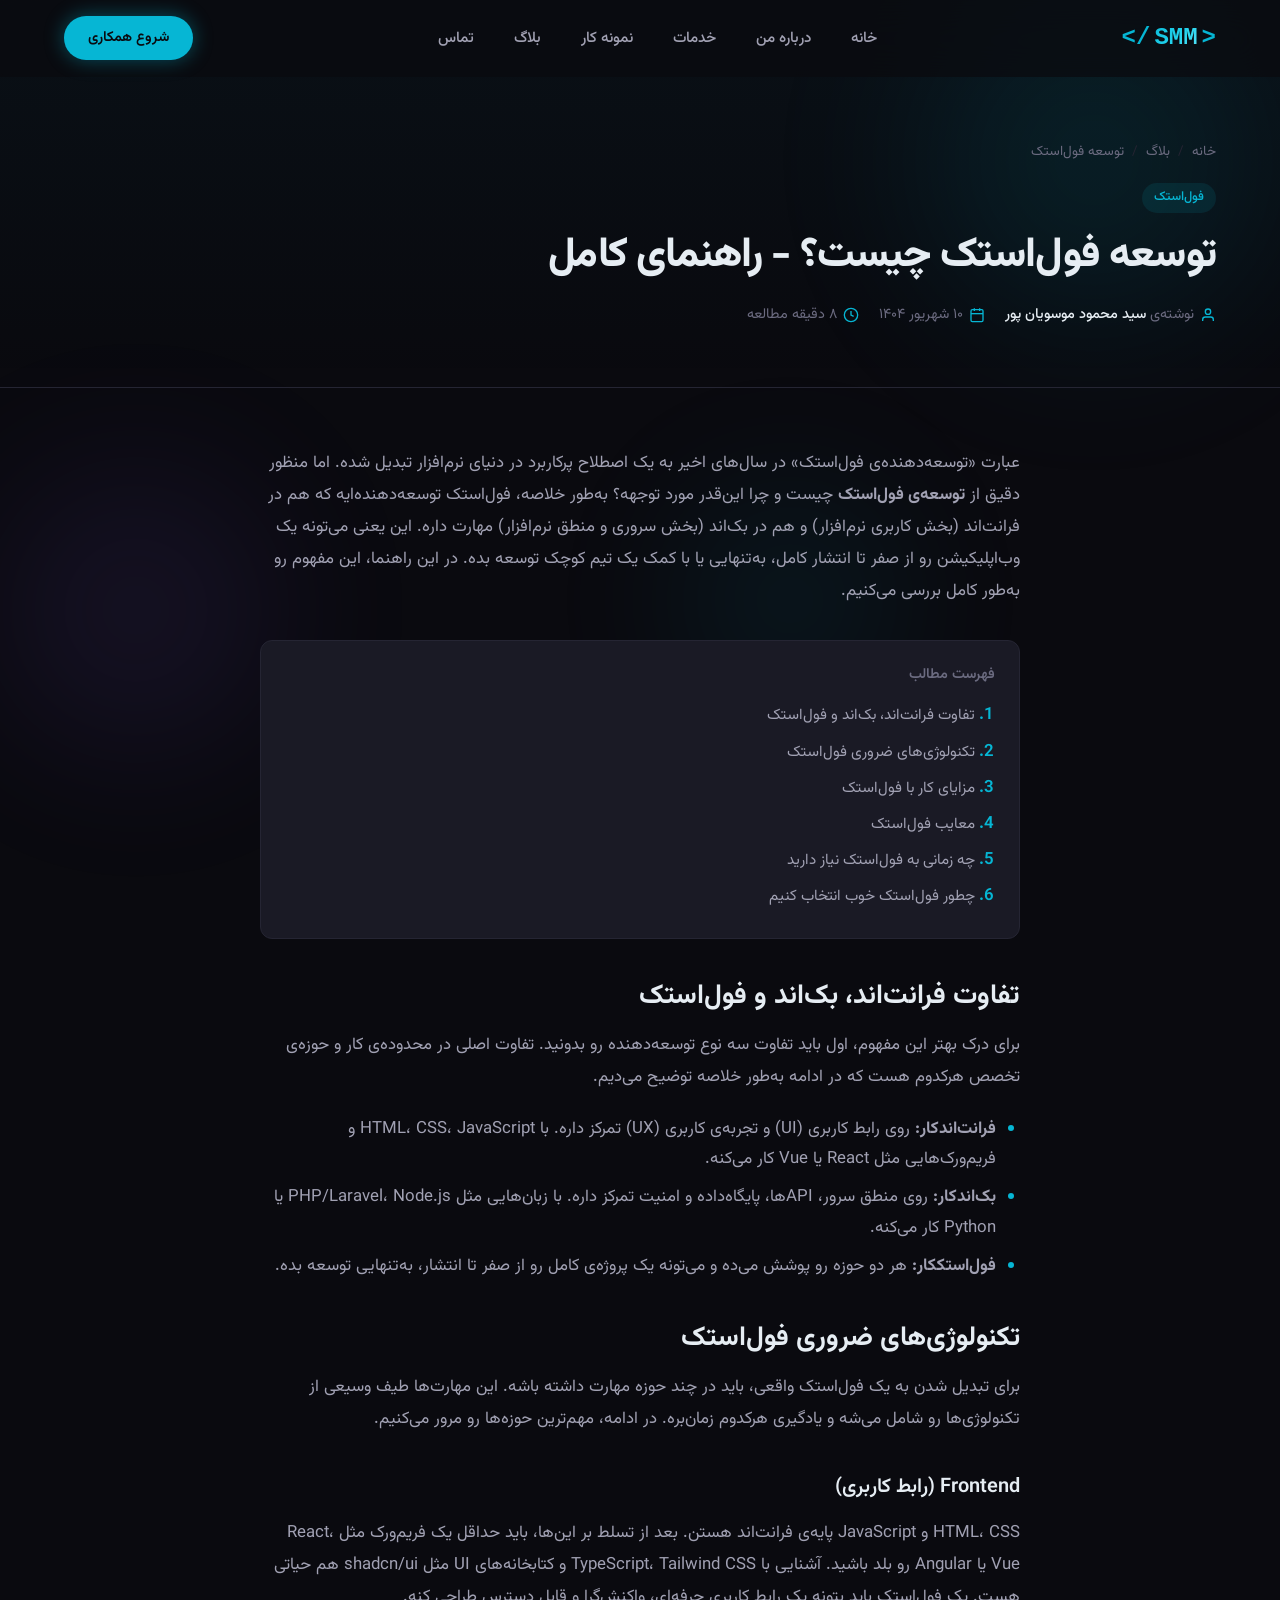
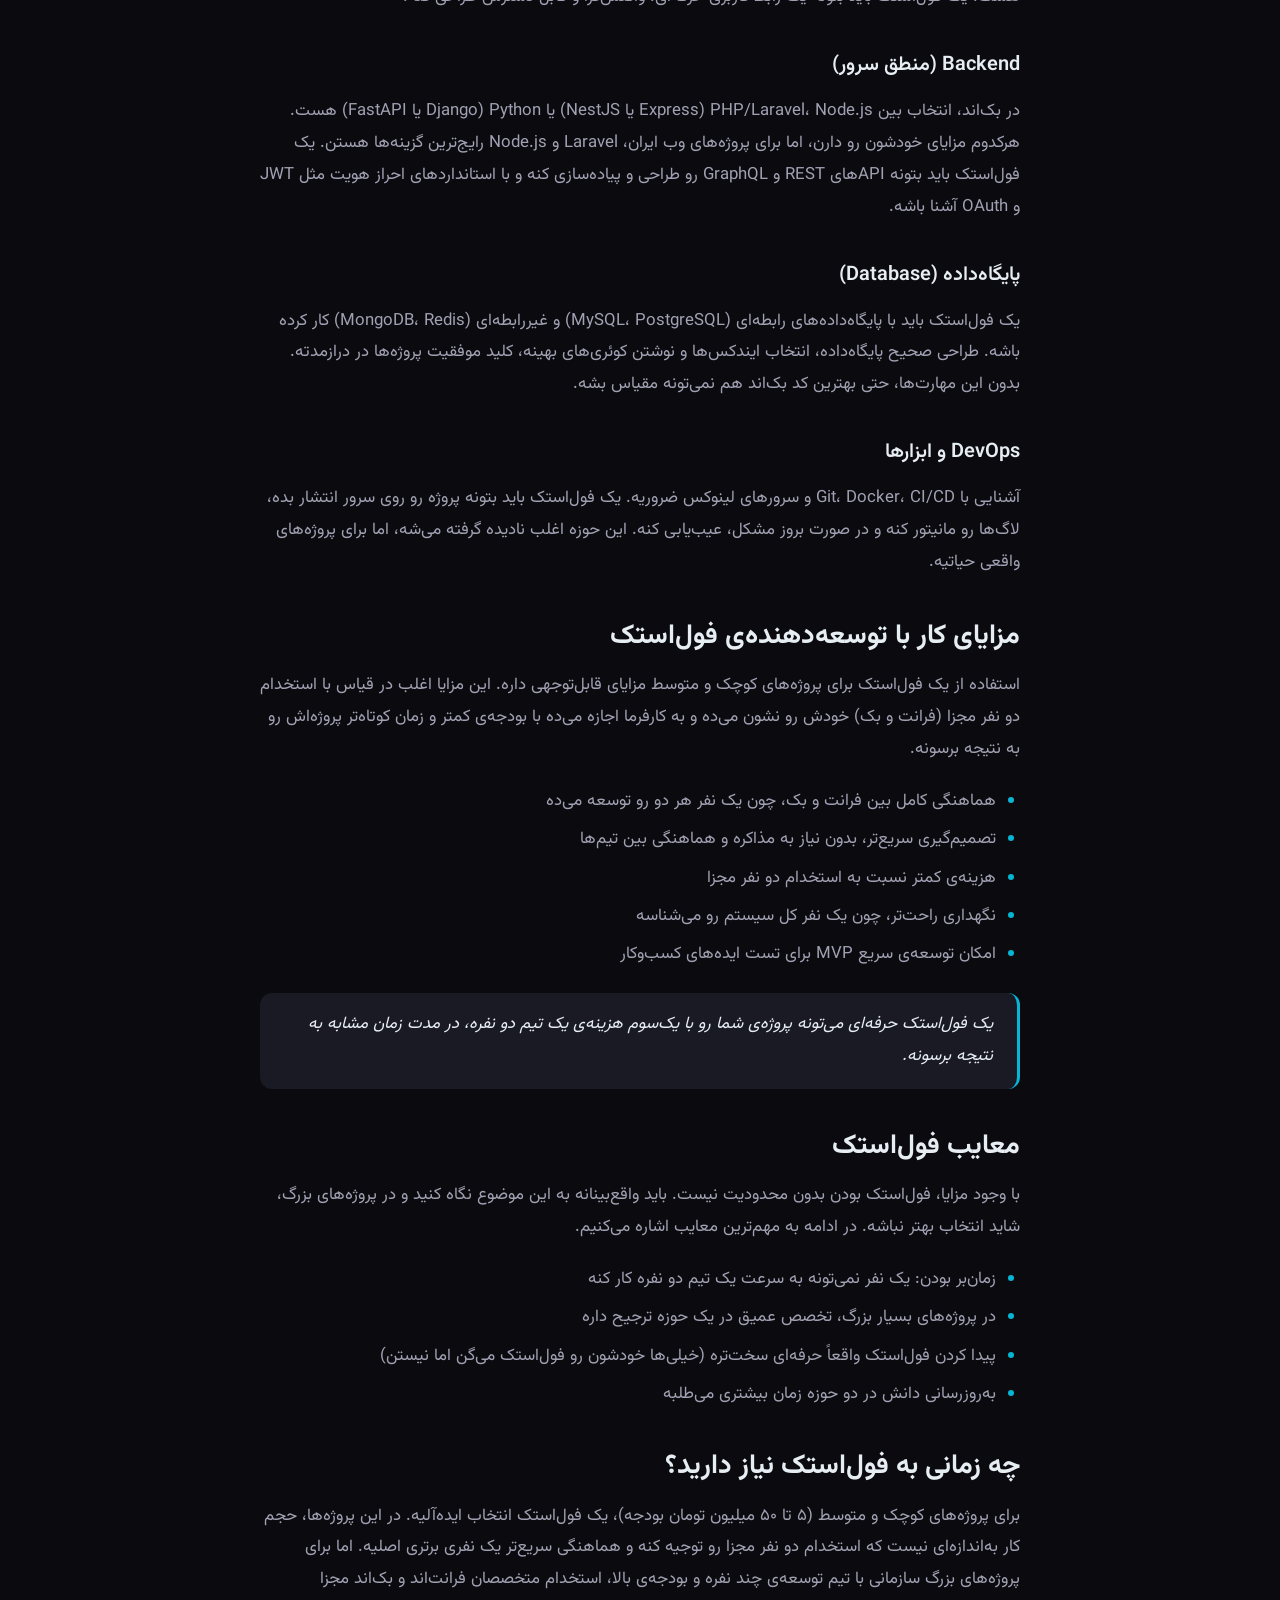
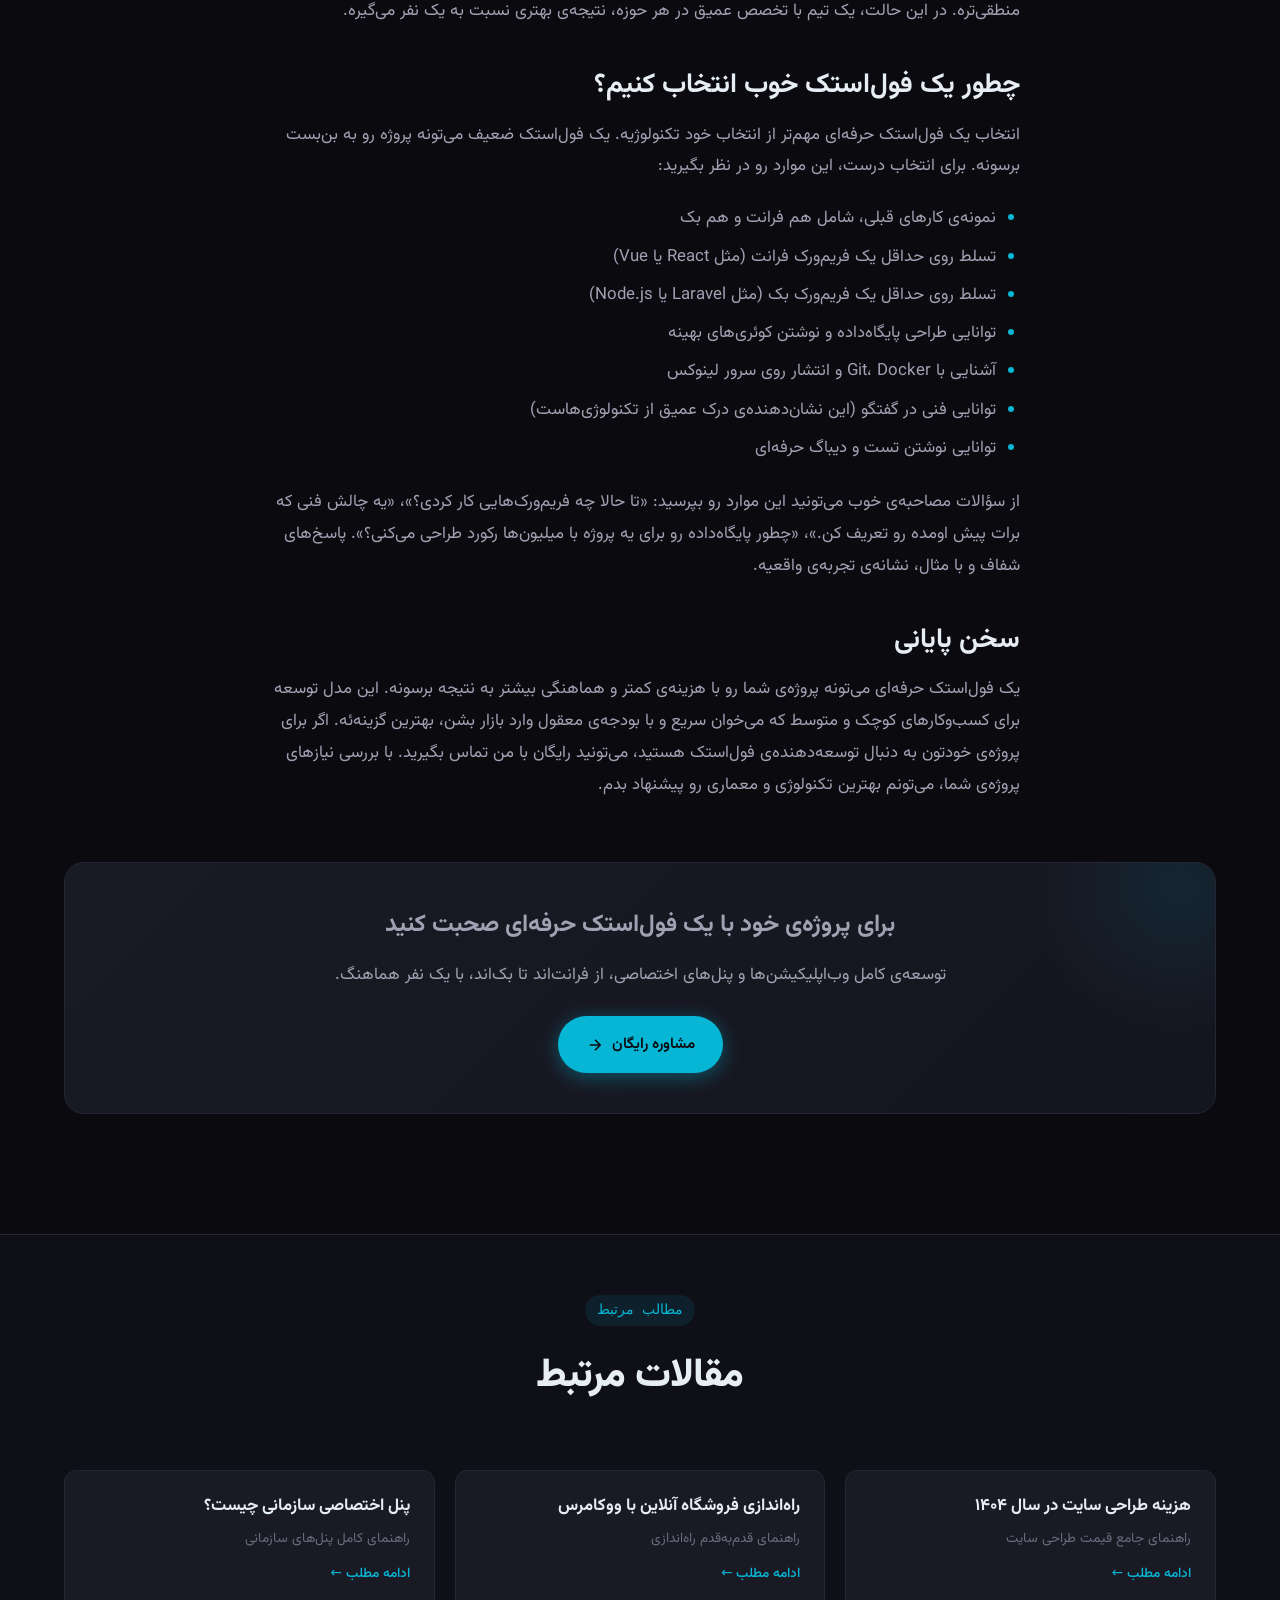
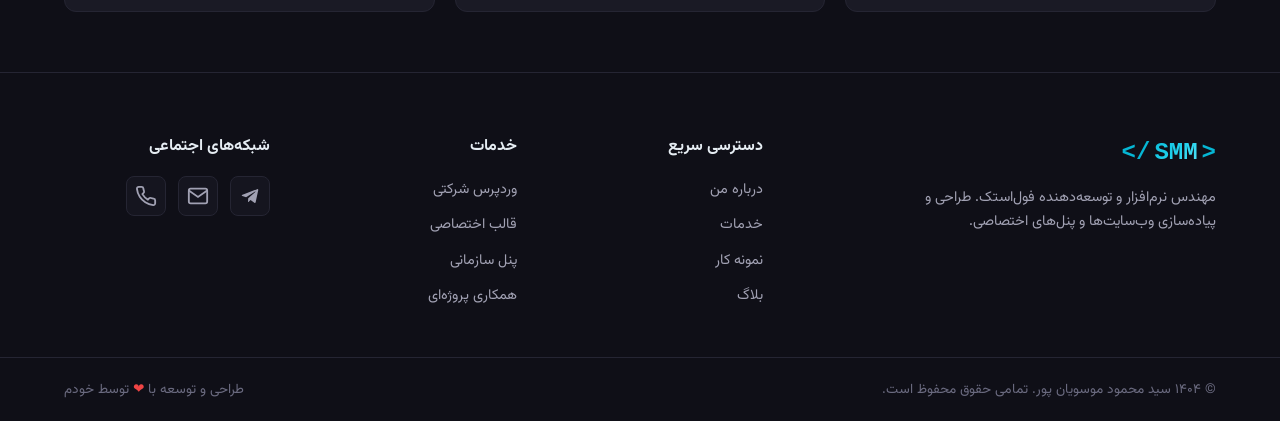
<file: blog/full-stack-development-guide/index.html>
<!DOCTYPE html>
<html lang="fa" dir="rtl">
<head>
    <meta charset="UTF-8">
    <meta name="viewport" content="width=device-width, initial-scale=1.0, viewport-fit=cover">
    <meta name="theme-color" content="#0a0a0f">

    <title>توسعه فول‌استک چیست؟ - راهنمای کامل | سید محمود موسویان پور</title>
    <meta name="title" content="توسعه فول‌استک چیست؟ - راهنمای کامل | سید محمود موسویان پور">
    <meta name="description" content="منظور از توسعه‌دهنده فول‌استک چیست، چه تکنولوژی‌هایی باید بلد باشد و چرا برای پروژه‌ی شما بهتر از یک فرانت‌اند یا بک‌اند کار است.">
    <meta name="keywords" content="توسعه فول استک, full stack developer, فرانت‌اند, بک‌اند, برنامه نویس فول استک, مهارت‌های فول استک">
    <meta name="author" content="سید محمود موسویان پور">
    <meta name="robots" content="index, follow, max-image-preview:large, max-snippet:-1, max-video-preview:-1">
    <meta name="googlebot" content="index, follow">

    <link rel="canonical" href="https://mohandesmoosavian.ir/blog/full-stack-development-guide/">

    <meta property="og:type" content="article">
    <meta property="og:url" content="https://mohandesmoosavian.ir/blog/full-stack-development-guide/">
    <meta property="og:title" content="توسعه فول‌استک چیست؟ - راهنمای کامل">
    <meta property="og:description" content="منظور از توسعه‌دهنده فول‌استک چیست، چه تکنولوژی‌هایی باید بلد باشد و چرا برای پروژه‌ی شما بهتر است.">
    <meta property="og:image" content="https://mohandesmoosavian.ir/assets/og-image.png">
    <meta property="og:site_name" content="سید محمود موسویان پور">
    <meta property="og:locale" content="fa_IR">
    <meta property="article:published_time" content="2026-08-31T10:00:00+03:30">
    <meta property="article:modified_time" content="2026-08-31T10:00:00+03:30">
    <meta property="article:author" content="سید محمود موسویان پور">
    <meta property="article:section" content="فول‌استک">
    <meta property="article:tag" content="توسعه فول استک">
    <meta property="article:tag" content="full stack developer">

    <meta name="twitter:card" content="summary_large_image">
    <meta name="twitter:url" content="https://mohandesmoosavian.ir/blog/full-stack-development-guide/">
    <meta name="twitter:title" content="توسعه فول‌استک چیست؟ - راهنمای کامل">
    <meta name="twitter:description" content="منظور از توسعه‌دهنده فول‌استک چیست و چرا برای پروژه‌ی شما بهتر است.">
    <meta name="twitter:image" content="https://mohandesmoosavian.ir/assets/og-image.png">

    <link rel="icon" type="image/svg+xml" href="../../assets/favicon.svg">
    <link rel="icon" type="image/x-icon" href="../../favicon.ico">
    <link rel="apple-touch-icon" sizes="180x180" href="../../assets/apple-touch-icon.png">
    <link rel="manifest" href="../../site.webmanifest">

    <link rel="stylesheet" href="../../css/style.css">
    <link rel="stylesheet" href="../../css/blog.css">

    <script type="application/ld+json">
    {
        "@context": "https://schema.org",
        "@type": "Article",
        "headline": "توسعه فول‌استک چیست؟ - راهنمای کامل",
        "description": "منظور از توسعه‌دهنده فول‌استک چیست، چه تکنولوژی‌هایی باید بلد باشد و چرا برای پروژه‌ی شما بهتر از یک فرانت‌اند یا بک‌اند کار است.",
        "image": "https://mohandesmoosavian.ir/assets/og-image.png",
        "datePublished": "2026-08-31T10:00:00+03:30",
        "dateModified": "2026-08-31T10:00:00+03:30",
        "author": {
            "@type": "Person",
            "name": "سید محمود موسویان پور",
            "url": "https://mohandesmoosavian.ir/"
        },
        "publisher": {
            "@type": "Person",
            "name": "سید محمود موسویان پور",
            "url": "https://mohandesmoosavian.ir/"
        },
        "mainEntityOfPage": {
            "@type": "WebPage",
            "@id": "https://mohandesmoosavian.ir/blog/full-stack-development-guide/"
        },
        "articleSection": "فول‌استک",
        "keywords": "توسعه فول استک, full stack developer, فرانت‌اند, بک‌اند, برنامه نویس فول استک, مهارت‌های فول استک"
    }
    </script>
</head>
<body>
    <div class="bg-orbs">
        <div class="orb orb-1"></div>
        <div class="orb orb-2"></div>
        <div class="orb orb-3"></div>
    </div>

    <nav class="navbar" id="navbar">
        <div class="container nav-container">
            <a href="../../" class="nav-logo">
                <span class="logo-bracket">&lt;</span>
                <span class="logo-text">SMM</span>
                <span class="logo-bracket">/&gt;</span>
            </a>
            <ul class="nav-menu" id="navMenu">
                <li><a href="../../" class="nav-link">خانه</a></li>
                <li><a href="../../#about" class="nav-link">درباره من</a></li>
                <li><a href="../../#services" class="nav-link">خدمات</a></li>
                <li><a href="../../#portfolio" class="nav-link">نمونه کار</a></li>
                <li><a href="../../blog/" class="nav-link active">بلاگ</a></li>
                <li><a href="../../#contact" class="nav-link">تماس</a></li>
            </ul>
            <a href="../../#contact" class="nav-cta">شروع همکاری</a>
            <button class="nav-toggle" id="navToggle" aria-label="منو">
                <span></span><span></span><span></span>
            </button>
        </div>
    </nav>

    <article>
        <header class="article-hero">
            <div class="container">
                <div class="article-breadcrumb">
                    <a href="../../">خانه</a>
                    <span class="separator">/</span>
                    <a href="../../blog/">بلاگ</a>
                    <span class="separator">/</span>
                    <span>توسعه فول‌استک</span>
                </div>
                <span class="article-tag">فول‌استک</span>
                <h1>توسعه فول‌استک چیست؟ - راهنمای کامل</h1>
                <div class="article-meta">
                    <div class="article-meta-item">
                        <svg viewBox="0 0 24 24" fill="none" stroke="currentColor" stroke-width="2">
                            <path d="M20 21v-2a4 4 0 00-4-4H8a4 4 0 00-4 4v2"/>
                            <circle cx="12" cy="7" r="4"/>
                        </svg>
                        <span>نوشته‌ی <span class="author-name">سید محمود موسویان پور</span></span>
                    </div>
                    <div class="article-meta-item">
                        <svg viewBox="0 0 24 24" fill="none" stroke="currentColor" stroke-width="2">
                            <rect x="3" y="4" width="18" height="18" rx="2" ry="2"/>
                            <line x1="16" y1="2" x2="16" y2="6"/>
                            <line x1="8" y1="2" x2="8" y2="6"/>
                            <line x1="3" y1="10" x2="21" y2="10"/>
                        </svg>
                        <span>۱۰ شهریور ۱۴۰۴</span>
                    </div>
                    <div class="article-meta-item">
                        <svg viewBox="0 0 24 24" fill="none" stroke="currentColor" stroke-width="2">
                            <circle cx="12" cy="12" r="10"/>
                            <polyline points="12 6 12 12 16 14"/>
                        </svg>
                        <span>۸ دقیقه مطالعه</span>
                    </div>
                </div>
            </div>
        </header>

        <section class="article-body">
            <div class="container">
                <div class="article-content">
                    <p>عبارت «توسعه‌دهنده‌ی فول‌استک» در سال‌های اخیر به یک اصطلاح پرکاربرد در دنیای نرم‌افزار تبدیل شده. اما منظور دقیق از <strong>توسعه‌ی فول‌استک</strong> چیست و چرا این‌قدر مورد توجهه؟ به‌طور خلاصه، فول‌استک توسعه‌دهنده‌ایه که هم در فرانت‌اند (بخش کاربری نرم‌افزار) و هم در بک‌اند (بخش سروری و منطق نرم‌افزار) مهارت داره. این یعنی می‌تونه یک وب‌اپلیکیشن رو از صفر تا انتشار کامل، به‌تنهایی یا با کمک یک تیم کوچک توسعه بده. در این راهنما، این مفهوم رو به‌طور کامل بررسی می‌کنیم.</p>

                    <nav class="toc">
                        <div class="toc-title">فهرست مطالب</div>
                        <ol>
                            <li><a href="#differences">تفاوت فرانت‌اند، بک‌اند و فول‌استک</a></li>
                            <li><a href="#tech">تکنولوژی‌های ضروری فول‌استک</a></li>
                            <li><a href="#advantages">مزایای کار با فول‌استک</a></li>
                            <li><a href="#disadvantages">معایب فول‌استک</a></li>
                            <li><a href="#when">چه زمانی به فول‌استک نیاز دارید</a></li>
                            <li><a href="#choosing">چطور فول‌استک خوب انتخاب کنیم</a></li>
                        </ol>
                    </nav>

                    <h2 id="differences">تفاوت فرانت‌اند، بک‌اند و فول‌استک</h2>
                    <p>برای درک بهتر این مفهوم، اول باید تفاوت سه نوع توسعه‌دهنده رو بدونید. تفاوت اصلی در محدوده‌ی کار و حوزه‌ی تخصص هرکدوم هست که در ادامه به‌طور خلاصه توضیح می‌دیم.</p>

                    <ul>
                        <li><strong>فرانت‌اندکار:</strong> روی رابط کاربری (UI) و تجربه‌ی کاربری (UX) تمرکز داره. با HTML، CSS، JavaScript و فریم‌ورک‌هایی مثل React یا Vue کار می‌کنه.</li>
                        <li><strong>بک‌اندکار:</strong> روی منطق سرور، APIها، پایگاه‌داده و امنیت تمرکز داره. با زبان‌هایی مثل PHP/Laravel، Node.js یا Python کار می‌کنه.</li>
                        <li><strong>فول‌استککار:</strong> هر دو حوزه رو پوشش می‌ده و می‌تونه یک پروژه‌ی کامل رو از صفر تا انتشار، به‌تنهایی توسعه بده.</li>
                    </ul>

                    <h2 id="tech">تکنولوژی‌های ضروری فول‌استک</h2>
                    <p>برای تبدیل شدن به یک فول‌استک واقعی، باید در چند حوزه مهارت داشته باشه. این مهارت‌ها طیف وسیعی از تکنولوژی‌ها رو شامل می‌شه و یادگیری هرکدوم زمان‌بره. در ادامه، مهم‌ترین حوزه‌ها رو مرور می‌کنیم.</p>

                    <h3>Frontend (رابط کاربری)</h3>
                    <p>HTML، CSS و JavaScript پایه‌ی فرانت‌اند هستن. بعد از تسلط بر این‌ها، باید حداقل یک فریم‌ورک مثل React، Vue یا Angular رو بلد باشید. آشنایی با TypeScript، Tailwind CSS و کتابخانه‌های UI مثل shadcn/ui هم حیاتی هست. یک فول‌استک باید بتونه یک رابط کاربری حرفه‌ای، واکنش‌گرا و قابل دسترس طراحی کنه.</p>

                    <h3>Backend (منطق سرور)</h3>
                    <p>در بک‌اند، انتخاب بین PHP/Laravel، Node.js (Express یا NestJS) یا Python (Django یا FastAPI) هست. هرکدوم مزایای خودشون رو دارن، اما برای پروژه‌های وب ایران، Laravel و Node.js رایج‌ترین گزینه‌ها هستن. یک فول‌استک باید بتونه APIهای REST و GraphQL رو طراحی و پیاده‌سازی کنه و با استانداردهای احراز هویت مثل JWT و OAuth آشنا باشه.</p>

                    <h3>پایگاه‌داده (Database)</h3>
                    <p>یک فول‌استک باید با پایگاه‌داده‌های رابطه‌ای (MySQL، PostgreSQL) و غیررابطه‌ای (MongoDB، Redis) کار کرده باشه. طراحی صحیح پایگاه‌داده، انتخاب ایندکس‌ها و نوشتن کوئری‌های بهینه، کلید موفقیت پروژه‌ها در درازمدته. بدون این مهارت‌ها، حتی بهترین کد بک‌اند هم نمی‌تونه مقیاس بشه.</p>

                    <h3>DevOps و ابزارها</h3>
                    <p>آشنایی با Git، Docker، CI/CD و سرورهای لینوکس ضروریه. یک فول‌استک باید بتونه پروژه رو روی سرور انتشار بده، لاگ‌ها رو مانیتور کنه و در صورت بروز مشکل، عیب‌یابی کنه. این حوزه اغلب نادیده گرفته می‌شه، اما برای پروژه‌های واقعی حیاتیه.</p>

                    <h2 id="advantages">مزایای کار با توسعه‌دهنده‌ی فول‌استک</h2>
                    <p>استفاده از یک فول‌استک برای پروژه‌های کوچک و متوسط مزایای قابل‌توجهی داره. این مزایا اغلب در قیاس با استخدام دو نفر مجزا (فرانت و بک) خودش رو نشون می‌ده و به کارفرما اجازه می‌ده با بودجه‌ی کمتر و زمان کوتاه‌تر پروژه‌اش رو به نتیجه برسونه.</p>

                    <ul>
                        <li>هماهنگی کامل بین فرانت و بک، چون یک نفر هر دو رو توسعه می‌ده</li>
                        <li>تصمیم‌گیری سریع‌تر، بدون نیاز به مذاکره و هماهنگی بین تیم‌ها</li>
                        <li>هزینه‌ی کمتر نسبت به استخدام دو نفر مجزا</li>
                        <li>نگهداری راحت‌تر، چون یک نفر کل سیستم رو می‌شناسه</li>
                        <li>امکان توسعه‌ی سریع MVP برای تست ایده‌های کسب‌وکار</li>
                    </ul>

                    <blockquote>یک فول‌استک حرفه‌ای می‌تونه پروژه‌ی شما رو با یک‌سوم هزینه‌ی یک تیم دو نفره، در مدت زمان مشابه به نتیجه برسونه.</blockquote>

                    <h2 id="disadvantages">معایب فول‌استک</h2>
                    <p>با وجود مزایا، فول‌استک بودن بدون محدودیت نیست. باید واقع‌بینانه به این موضوع نگاه کنید و در پروژه‌های بزرگ، شاید انتخاب بهتر نباشه. در ادامه به مهم‌ترین معایب اشاره می‌کنیم.</p>

                    <ul>
                        <li>زمان‌بر بودن: یک نفر نمی‌تونه به سرعت یک تیم دو نفره کار کنه</li>
                        <li>در پروژه‌های بسیار بزرگ، تخصص عمیق در یک حوزه ترجیح داره</li>
                        <li>پیدا کردن فول‌استک واقعاً حرفه‌ای سخت‌تره (خیلی‌ها خودشون رو فول‌استک می‌گن اما نیستن)</li>
                        <li>به‌روزرسانی دانش در دو حوزه زمان بیشتری می‌طلبه</li>
                    </ul>

                    <h2 id="when">چه زمانی به فول‌استک نیاز دارید؟</h2>
                    <p>برای پروژه‌های کوچک و متوسط (۵ تا ۵۰ میلیون تومان بودجه)، یک فول‌استک انتخاب ایده‌آلیه. در این پروژه‌ها، حجم کار به‌اندازه‌ای نیست که استخدام دو نفر مجزا رو توجیه کنه و هماهنگی سریع‌تر یک نفری برتری اصلیه. اما برای پروژه‌های بزرگ سازمانی با تیم توسعه‌ی چند نفره و بودجه‌ی بالا، استخدام متخصصان فرانت‌اند و بک‌اند مجزا منطقی‌تره. در این حالت، یک تیم با تخصص عمیق در هر حوزه، نتیجه‌ی بهتری نسبت به یک نفر می‌گیره.</p>

                    <h2 id="choosing">چطور یک فول‌استک خوب انتخاب کنیم؟</h2>
                    <p>انتخاب یک فول‌استک حرفه‌ای مهم‌تر از انتخاب خود تکنولوژیه. یک فول‌استک ضعیف می‌تونه پروژه رو به بن‌بست برسونه. برای انتخاب درست، این موارد رو در نظر بگیرید:</p>

                    <ul>
                        <li>نمونه‌ی کارهای قبلی، شامل هم فرانت و هم بک</li>
                        <li>تسلط روی حداقل یک فریم‌ورک فرانت (مثل React یا Vue)</li>
                        <li>تسلط روی حداقل یک فریم‌ورک بک (مثل Laravel یا Node.js)</li>
                        <li>توانایی طراحی پایگاه‌داده و نوشتن کوئری‌های بهینه</li>
                        <li>آشنایی با Git، Docker و انتشار روی سرور لینوکس</li>
                        <li>توانایی فنی در گفتگو (این نشان‌دهنده‌ی درک عمیق از تکنولوژی‌هاست)</li>
                        <li>توانایی نوشتن تست و دیباگ حرفه‌ای</li>
                    </ul>

                    <p>از سؤالات مصاحبه‌ی خوب می‌تونید این موارد رو بپرسید: «تا حالا چه فریم‌ورک‌هایی کار کردی؟»، «یه چالش فنی که برات پیش اومده رو تعریف کن.»، «چطور پایگاه‌داده رو برای یه پروژه با میلیون‌ها رکورد طراحی می‌کنی؟». پاسخ‌های شفاف و با مثال، نشانه‌ی تجربه‌ی واقعیه.</p>

                    <h2>سخن پایانی</h2>
                    <p>یک فول‌استک حرفه‌ای می‌تونه پروژه‌ی شما رو با هزینه‌ی کمتر و هماهنگی بیشتر به نتیجه برسونه. این مدل توسعه برای کسب‌وکارهای کوچک و متوسط که می‌خوان سریع و با بودجه‌ی معقول وارد بازار بشن، بهترین گزینه‌ئه. اگر برای پروژه‌ی خودتون به دنبال توسعه‌دهنده‌ی فول‌استک هستید، می‌تونید رایگان با من تماس بگیرید. با بررسی نیازهای پروژه‌ی شما، می‌تونم بهترین تکنولوژی و معماری رو پیشنهاد بدم.</p>
                </div>

                <div class="article-cta">
                    <h3>برای پروژه‌ی خود با یک فول‌استک حرفه‌ای صحبت کنید</h3>
                    <p>توسعه‌ی کامل وب‌اپلیکیشن‌ها و پنل‌های اختصاصی، از فرانت‌اند تا بک‌اند، با یک نفر هماهنگ.</p>
                    <a href="../../#contact" class="btn btn-primary">
                        <span>مشاوره رایگان</span>
                        <svg width="18" height="18" viewBox="0 0 24 24" fill="none" stroke="currentColor" stroke-width="2">
                            <path d="M5 12h14M12 5l7 7-7 7"/>
                        </svg>
                    </a>
                </div>
            </div>
        </section>

        <section class="related-posts">
            <div class="container">
                <div class="section-header">
                    <span class="section-tag">مطالب مرتبط</span>
                    <h2 class="section-title">مقالات مرتبط</h2>
                </div>
                <div class="related-grid">
                    <a href="../website-cost-1404/" class="related-card">
                        <h4>هزینه طراحی سایت در سال ۱۴۰۴</h4>
                        <p>راهنمای جامع قیمت طراحی سایت</p>
                        <span class="read-more">ادامه مطلب ←</span>
                    </a>
                    <a href="../woocommerce-store-setup/" class="related-card">
                        <h4>راه‌اندازی فروشگاه آنلاین با ووکامرس</h4>
                        <p>راهنمای قدم‌به‌قدم راه‌اندازی</p>
                        <span class="read-more">ادامه مطلب ←</span>
                    </a>
                    <a href="../custom-organizational-panel/" class="related-card">
                        <h4>پنل اختصاصی سازمانی چیست؟</h4>
                        <p>راهنمای کامل پنل‌های سازمانی</p>
                        <span class="read-more">ادامه مطلب ←</span>
                    </a>
                </div>
            </div>
        </section>
    </article>

    <footer class="footer">
        <div class="container footer-container">
            <div class="footer-brand">
                <a href="../../" class="nav-logo">
                    <span class="logo-bracket">&lt;</span>
                    <span class="logo-text">SMM</span>
                    <span class="logo-bracket">/&gt;</span>
                </a>
                <p>مهندس نرم‌افزار و توسعه‌دهنده فول‌استک. طراحی و پیاده‌سازی وب‌سایت‌ها و پنل‌های اختصاصی.</p>
            </div>
            <div class="footer-links">
                <h4>دسترسی سریع</h4>
                <ul>
                    <li><a href="../../#about">درباره من</a></li>
                    <li><a href="../../#services">خدمات</a></li>
                    <li><a href="../../#portfolio">نمونه کار</a></li>
                    <li><a href="../../blog/">بلاگ</a></li>
                </ul>
            </div>
            <div class="footer-links">
                <h4>خدمات</h4>
                <ul>
                    <li><a href="../../#services">وردپرس شرکتی</a></li>
                    <li><a href="../../#services">قالب اختصاصی</a></li>
                    <li><a href="../../#services">پنل سازمانی</a></li>
                    <li><a href="../../#services">همکاری پروژه‌ای</a></li>
                </ul>
            </div>
            <div class="footer-social">
                <h4>شبکه‌های اجتماعی</h4>
                <div class="social-links">
                    <a href="https://t.me/mohandesmoosavian" target="_blank" rel="noopener" aria-label="تلگرام">
                        <svg width="22" height="22" viewBox="0 0 24 24" fill="currentColor">
                            <path d="M9.78 18.65l.28-4.23 7.68-6.92c.34-.31-.07-.46-.52-.19L7.74 13.3 3.64 12c-.88-.25-.89-.86.2-1.3l15.97-6.16c.73-.33 1.43.18 1.15 1.3l-2.72 12.81c-.19.91-.74 1.13-1.5.71L12.6 16.3l-1.99 1.93c-.23.23-.42.42-.83.42z"/>
                        </svg>
                    </a>
                    <a href="mailto:mohandes.moosavian@gmail.com" aria-label="ایمیل">
                        <svg width="22" height="22" viewBox="0 0 24 24" fill="none" stroke="currentColor" stroke-width="2">
                            <path d="M4 4h16c1.1 0 2 .9 2 2v12c0 1.1-.9 2-2 2H4c-1.1 0-2-.9-2-2V6c0-1.1.9-2 2-2z"/>
                            <polyline points="22,6 12,13 2,6"/>
                        </svg>
                    </a>
                    <a href="tel:+989371990151" aria-label="تماس تلفنی">
                        <svg width="22" height="22" viewBox="0 0 24 24" fill="none" stroke="currentColor" stroke-width="2">
                            <path d="M22 16.92v3a2 2 0 01-2.18 2 19.79 19.79 0 01-8.63-3.07 19.5 19.5 0 01-6-6 19.79 19.79 0 01-3.07-8.67A2 2 0 014.11 2h3a2 2 0 012 1.72 12.84 12.84 0 00.7 2.81 2 2 0 01-.45 2.11L8.09 9.91a16 16 0 006 6l1.27-1.27a2 2 0 012.11-.45 12.84 12.84 0 002.81.7A2 2 0 0122 16.92z"/>
                        </svg>
                    </a>
                </div>
            </div>
        </div>
        <div class="footer-bottom">
            <div class="container">
                <p>© ۱۴۰۴ سید محمود موسویان پور. تمامی حقوق محفوظ است.</p>
                <p>طراحی و توسعه با <span class="heart">❤</span> توسط خودم</p>
            </div>
        </div>
    </footer>

    <script src="../../js/main.js"></script>
</body>
</html>
</file>
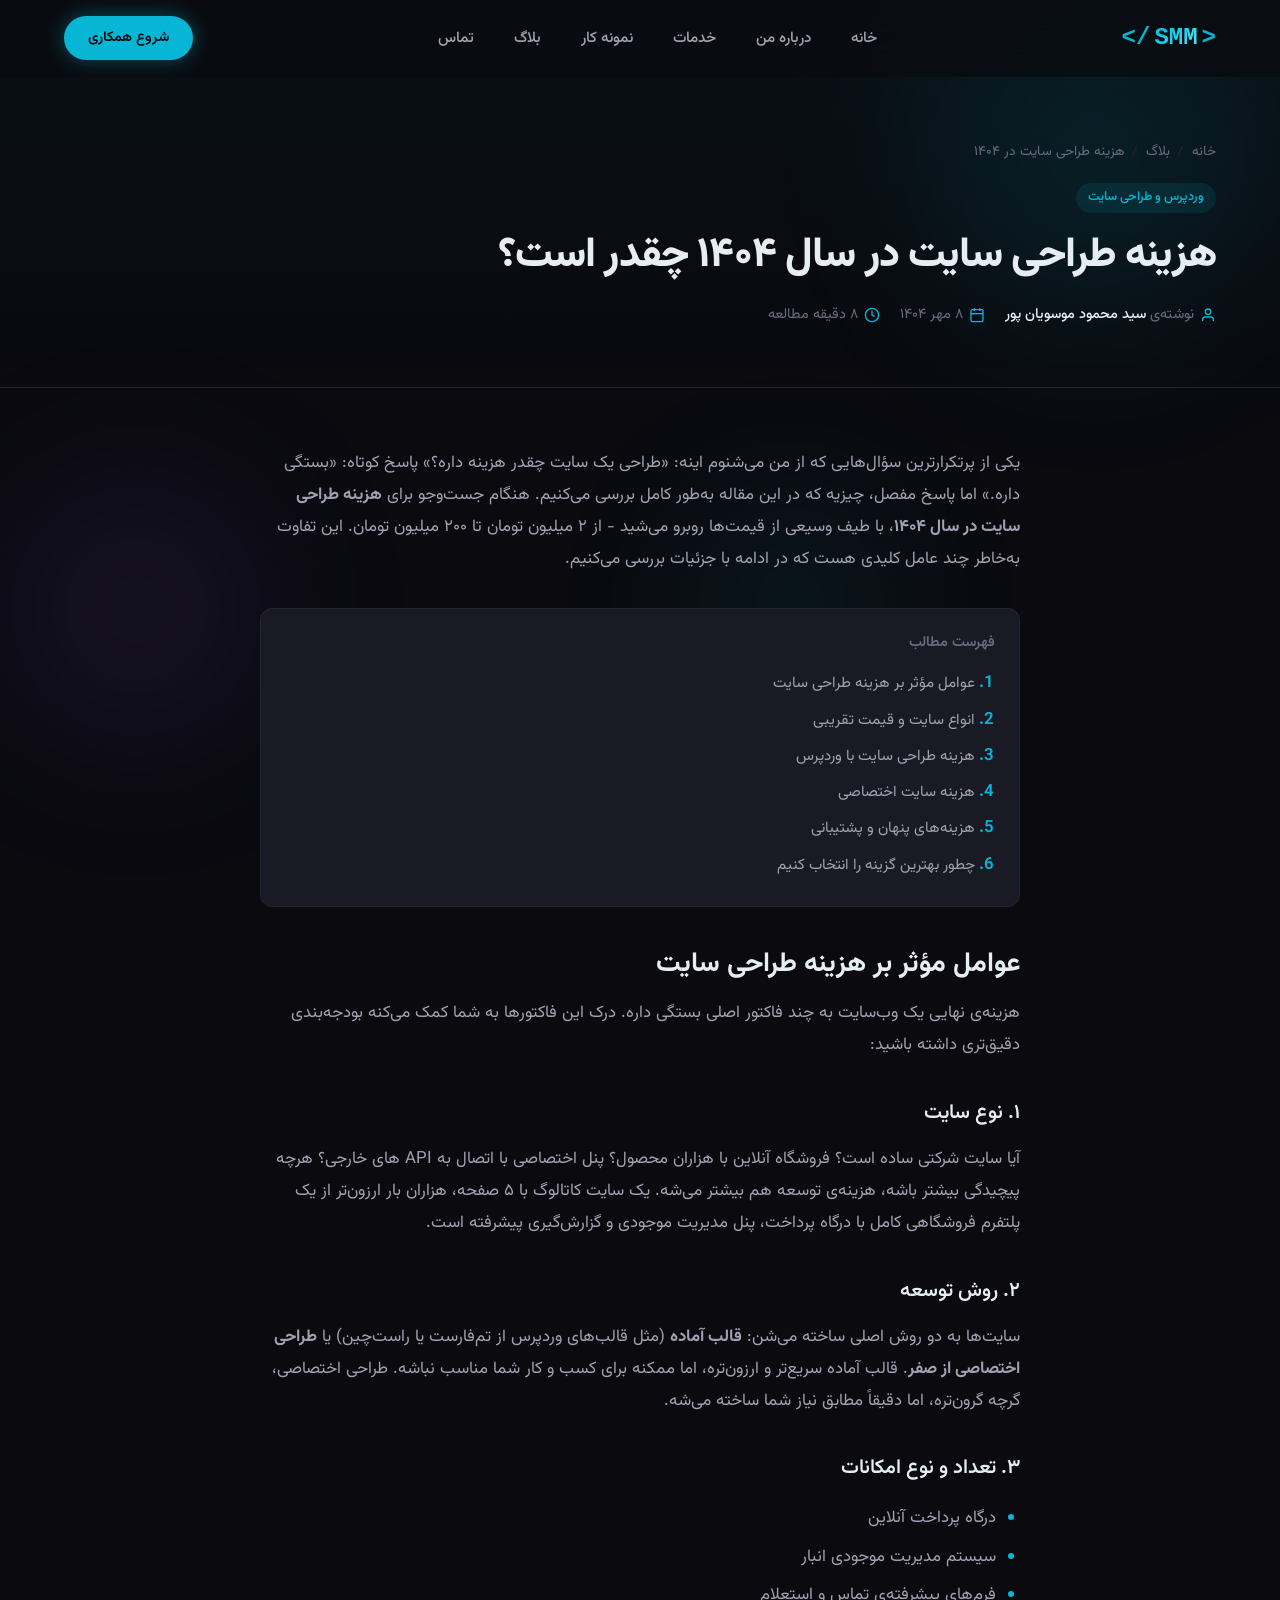
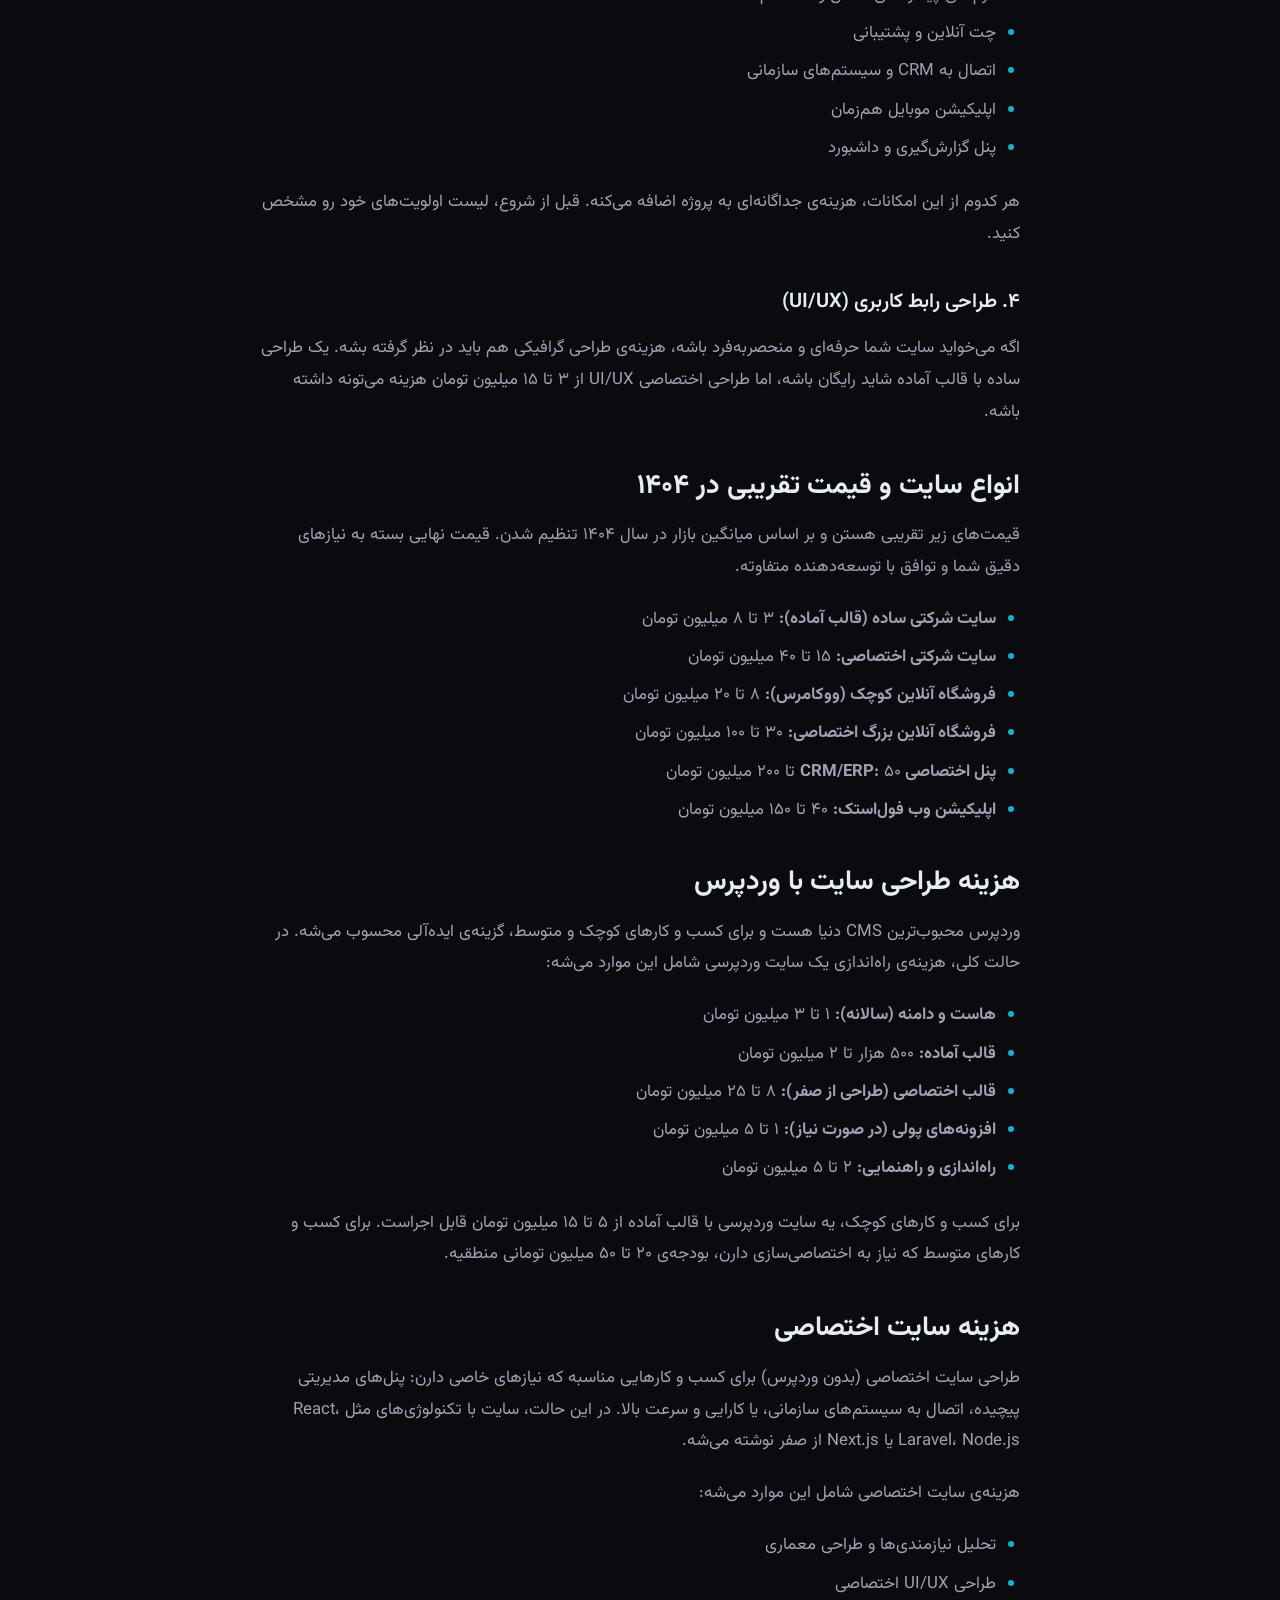
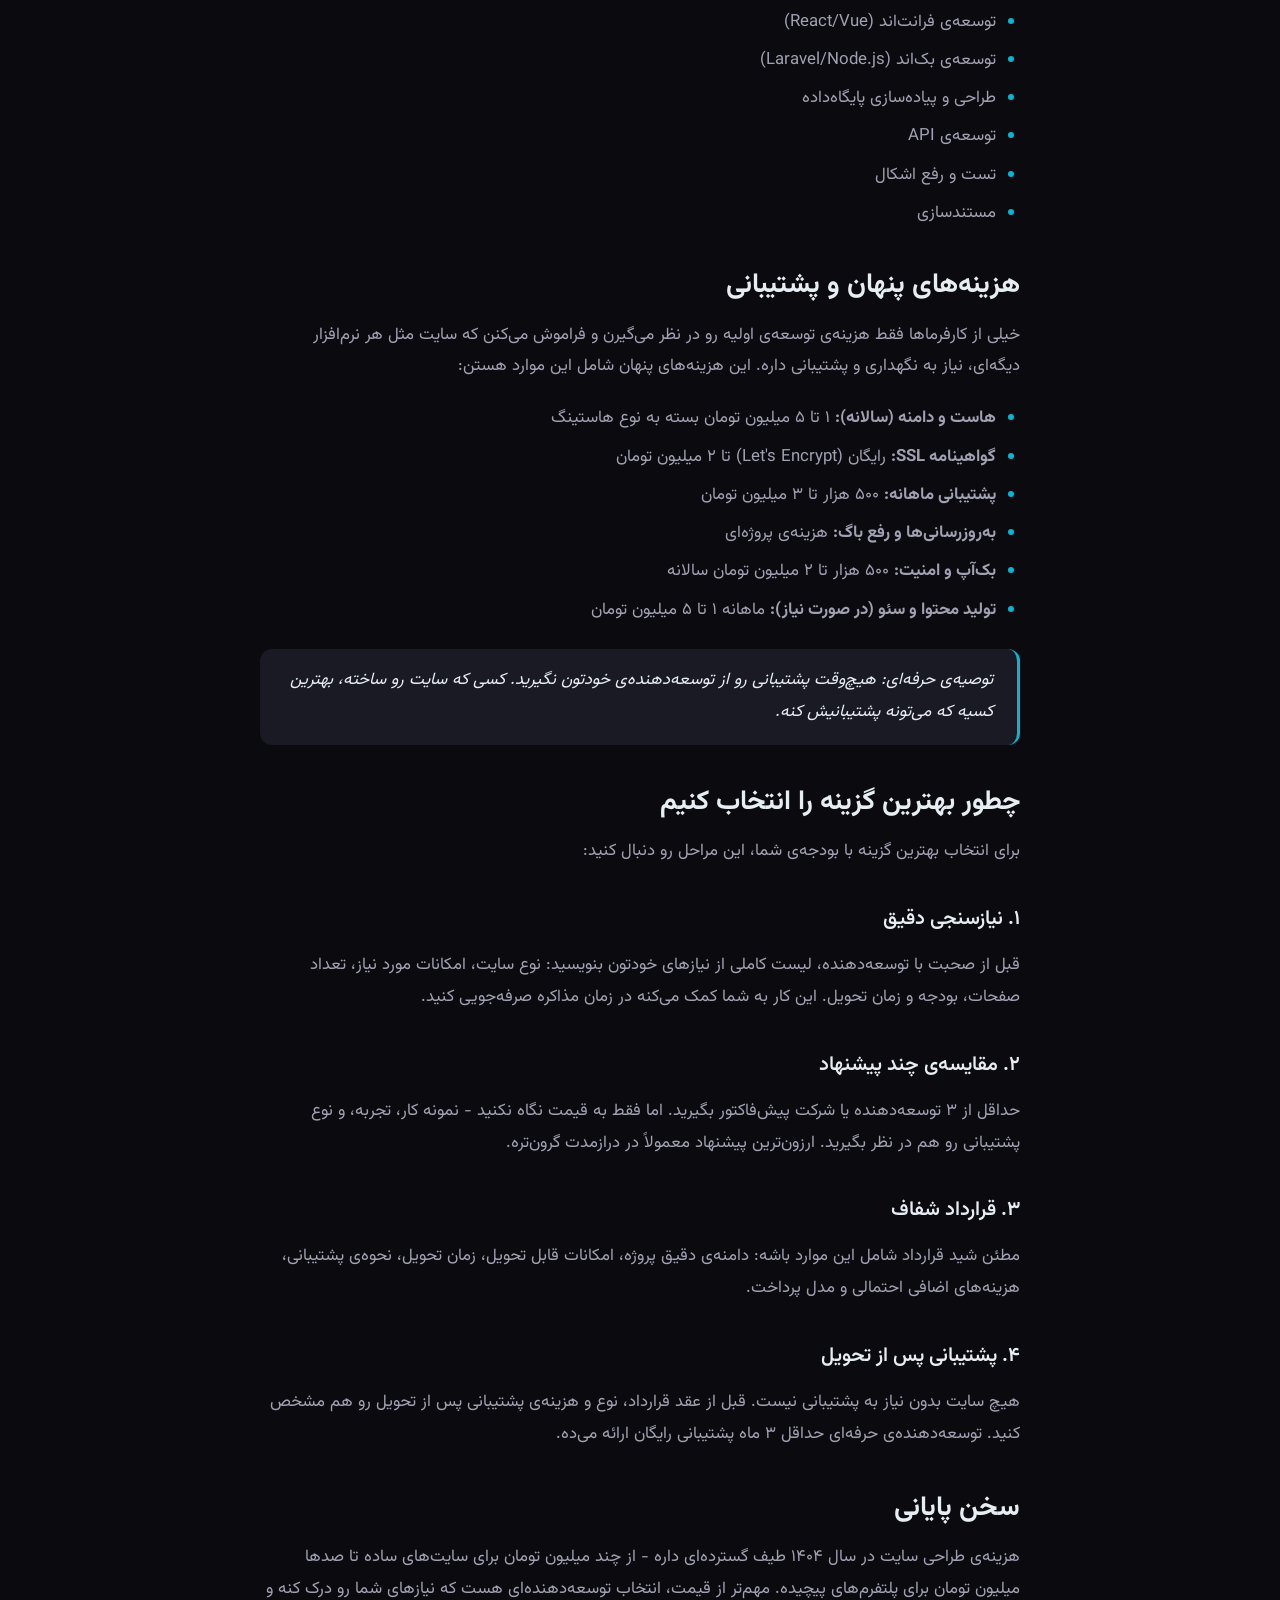
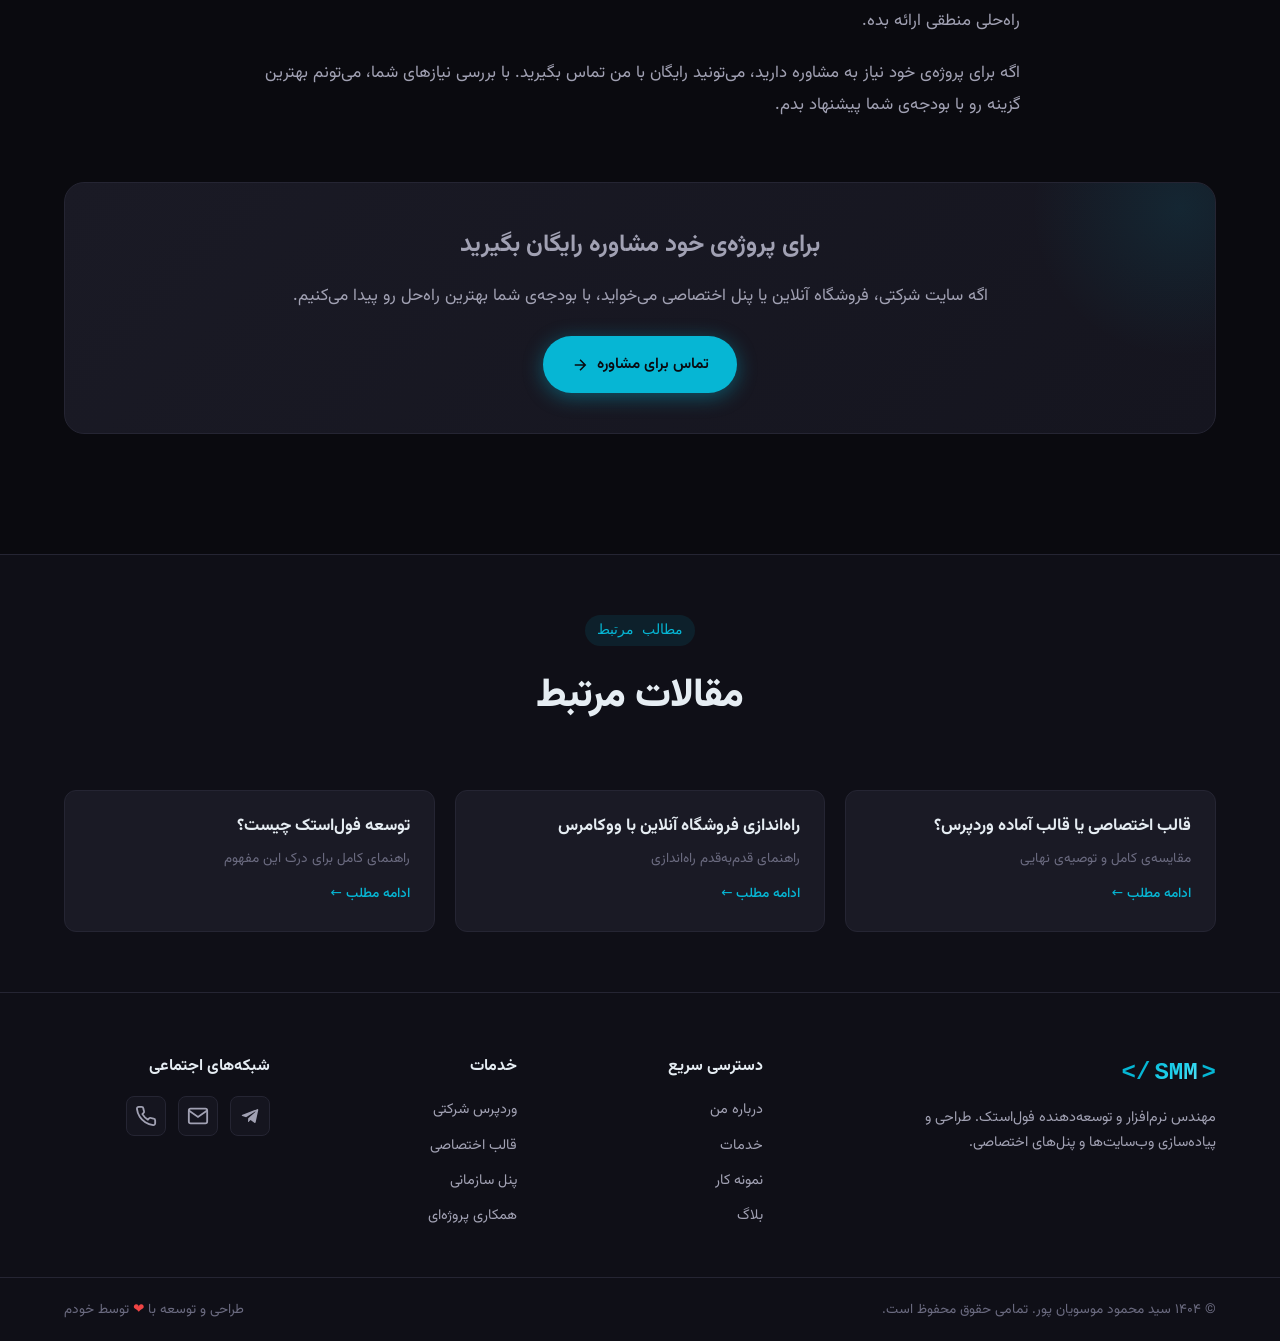
<file: blog/website-cost-1404/index.html>
<!DOCTYPE html>
<html lang="fa" dir="rtl">
<head>
    <meta charset="UTF-8">
    <meta name="viewport" content="width=device-width, initial-scale=1.0, viewport-fit=cover">
    <meta name="theme-color" content="#0a0a0f">

    <title>هزینه طراحی سایت در سال ۱۴۰۴ چقدر است؟ | راهنمای جامع قیمت</title>
    <meta name="title" content="هزینه طراحی سایت در سال ۱۴۰۴ چقدر است؟ | راهنمای جامع قیمت">
    <meta name="description" content="راهنمای جامع هزینه طراحی سایت در سال ۱۴۰۴: قیمت سایت شرکتی، فروشگاهی، اختصاصی و وردپرسی. عوامل مؤثر بر قیمت و نکاتی برای انتخاب بهترین گزینه با بودجه‌ی شما.">
    <meta name="keywords" content="هزینه طراحی سایت, قیمت طراحی سایت, طراحی سایت شرکتی, قیمت سایت فروشگاهی, قیمت وردپرس, هزینه ساخت سایت ۱۴۰۴, طراحی سایت ارزان">
    <meta name="author" content="سید محمود موسویان پور">
    <meta name="robots" content="index, follow, max-image-preview:large, max-snippet:-1, max-video-preview:-1">
    <meta name="googlebot" content="index, follow">

    <link rel="canonical" href="https://mohandesmoosavian.ir/blog/website-cost-1404/">

    <meta property="og:type" content="article">
    <meta property="og:url" content="https://mohandesmoosavian.ir/blog/website-cost-1404/">
    <meta property="og:title" content="هزینه طراحی سایت در سال ۱۴۰۴ چقدر است؟ | راهنمای جامع قیمت">
    <meta property="og:description" content="راهنمای جامع هزینه طراحی سایت در سال ۱۴۰۴: قیمت سایت شرکتی، فروشگاهی، اختصاصی و وردپرسی. عوامل مؤثر بر قیمت و نکاتی برای انتخاب بهترین گزینه.">
    <meta property="og:image" content="https://mohandesmoosavian.ir/assets/og-image.png">
    <meta property="og:site_name" content="سید محمود موسویان پور">
    <meta property="og:locale" content="fa_IR">
    <meta property="article:published_time" content="2026-09-29T10:00:00+03:30">
    <meta property="article:modified_time" content="2026-09-29T10:00:00+03:30">
    <meta property="article:author" content="سید محمود موسویان پور">
    <meta property="article:section" content="طراحی سایت">
    <meta property="article:tag" content="هزینه طراحی سایت">
    <meta property="article:tag" content="قیمت طراحی سایت">

    <meta name="twitter:card" content="summary_large_image">
    <meta name="twitter:url" content="https://mohandesmoosavian.ir/blog/website-cost-1404/">
    <meta name="twitter:title" content="هزینه طراحی سایت در سال ۱۴۰۴ چقدر است؟ | راهنمای جامع قیمت">
    <meta name="twitter:description" content="راهنمای جامع هزینه طراحی سایت در سال ۱۴۰۴: قیمت سایت شرکتی، فروشگاهی، اختصاصی و وردپرسی.">
    <meta name="twitter:image" content="https://mohandesmoosavian.ir/assets/og-image.png">

    <link rel="icon" type="image/svg+xml" href="../../assets/favicon.svg">
    <link rel="icon" type="image/x-icon" href="../../favicon.ico">
    <link rel="apple-touch-icon" sizes="180x180" href="../../assets/apple-touch-icon.png">
    <link rel="manifest" href="../../site.webmanifest">

    <link rel="stylesheet" href="../../css/style.css">
    <link rel="stylesheet" href="../../css/blog.css">

    <script type="application/ld+json">
    {
        "@context": "https://schema.org",
        "@type": "Article",
        "headline": "هزینه طراحی سایت در سال ۱۴۰۴ چقدر است؟",
        "description": "راهنمای جامع هزینه طراحی سایت در سال ۱۴۰۴: قیمت سایت شرکتی، فروشگاهی، اختصاصی و وردپرسی.",
        "image": "https://mohandesmoosavian.ir/assets/og-image.png",
        "datePublished": "2026-09-29T10:00:00+03:30",
        "dateModified": "2026-09-29T10:00:00+03:30",
        "author": {
            "@type": "Person",
            "name": "سید محمود موسویان پور",
            "url": "https://mohandesmoosavian.ir/"
        },
        "publisher": {
            "@type": "Person",
            "name": "سید محمود موسویان پور",
            "url": "https://mohandesmoosavian.ir/"
        },
        "mainEntityOfPage": {
            "@type": "WebPage",
            "@id": "https://mohandesmoosavian.ir/blog/website-cost-1404/"
        },
        "articleSection": "طراحی سایت",
        "keywords": "هزینه طراحی سایت, قیمت طراحی سایت, طراحی سایت ۱۴۰۴"
    }
    </script>
</head>
<body>
    <div class="bg-orbs">
        <div class="orb orb-1"></div>
        <div class="orb orb-2"></div>
        <div class="orb orb-3"></div>
    </div>

    <nav class="navbar" id="navbar">
        <div class="container nav-container">
            <a href="../../" class="nav-logo">
                <span class="logo-bracket">&lt;</span>
                <span class="logo-text">SMM</span>
                <span class="logo-bracket">/&gt;</span>
            </a>
            <ul class="nav-menu" id="navMenu">
                <li><a href="../../" class="nav-link">خانه</a></li>
                <li><a href="../../#about" class="nav-link">درباره من</a></li>
                <li><a href="../../#services" class="nav-link">خدمات</a></li>
                <li><a href="../../#portfolio" class="nav-link">نمونه کار</a></li>
                <li><a href="../../blog/" class="nav-link active">بلاگ</a></li>
                <li><a href="../../#contact" class="nav-link">تماس</a></li>
            </ul>
            <a href="../../#contact" class="nav-cta">شروع همکاری</a>
            <button class="nav-toggle" id="navToggle" aria-label="منو">
                <span></span><span></span><span></span>
            </button>
        </div>
    </nav>

    <article>
        <header class="article-hero">
            <div class="container">
                <div class="article-breadcrumb">
                    <a href="../../">خانه</a>
                    <span class="separator">/</span>
                    <a href="../../blog/">بلاگ</a>
                    <span class="separator">/</span>
                    <span>هزینه طراحی سایت در ۱۴۰۴</span>
                </div>
                <span class="article-tag">وردپرس و طراحی سایت</span>
                <h1>هزینه طراحی سایت در سال ۱۴۰۴ چقدر است؟</h1>
                <div class="article-meta">
                    <div class="article-meta-item">
                        <svg viewBox="0 0 24 24" fill="none" stroke="currentColor" stroke-width="2">
                            <path d="M20 21v-2a4 4 0 00-4-4H8a4 4 0 00-4 4v2"/>
                            <circle cx="12" cy="7" r="4"/>
                        </svg>
                        <span>نوشته‌ی <span class="author-name">سید محمود موسویان پور</span></span>
                    </div>
                    <div class="article-meta-item">
                        <svg viewBox="0 0 24 24" fill="none" stroke="currentColor" stroke-width="2">
                            <rect x="3" y="4" width="18" height="18" rx="2" ry="2"/>
                            <line x1="16" y1="2" x2="16" y2="6"/>
                            <line x1="8" y1="2" x2="8" y2="6"/>
                            <line x1="3" y1="10" x2="21" y2="10"/>
                        </svg>
                        <span>۸ مهر ۱۴۰۴</span>
                    </div>
                    <div class="article-meta-item">
                        <svg viewBox="0 0 24 24" fill="none" stroke="currentColor" stroke-width="2">
                            <circle cx="12" cy="12" r="10"/>
                            <polyline points="12 6 12 12 16 14"/>
                        </svg>
                        <span>۸ دقیقه مطالعه</span>
                    </div>
                </div>
            </div>
        </header>

        <section class="article-body">
            <div class="container">
                <div class="article-content">
                    <p>یکی از پرتکرارترین سؤال‌هایی که از من می‌شنوم اینه: «طراحی یک سایت چقدر هزینه داره؟» پاسخ کوتاه: «بستگی داره.» اما پاسخ مفصل، چیزیه که در این مقاله به‌طور کامل بررسی می‌کنیم. هنگام جست‌وجو برای <strong>هزینه طراحی سایت در سال ۱۴۰۴</strong>، با طیف وسیعی از قیمت‌ها روبرو می‌شید - از ۲ میلیون تومان تا ۲۰۰ میلیون تومان. این تفاوت به‌خاطر چند عامل کلیدی هست که در ادامه با جزئیات بررسی می‌کنیم.</p>

                    <nav class="toc">
                        <div class="toc-title">فهرست مطالب</div>
                        <ol>
                            <li><a href="#factors">عوامل مؤثر بر هزینه طراحی سایت</a></li>
                            <li><a href="#types">انواع سایت و قیمت تقریبی</a></li>
                            <li><a href="#wordpress">هزینه طراحی سایت با وردپرس</a></li>
                            <li><a href="#custom">هزینه سایت اختصاصی</a></li>
                            <li><a href="#hidden">هزینه‌های پنهان و پشتیبانی</a></li>
                            <li><a href="#choosing">چطور بهترین گزینه را انتخاب کنیم</a></li>
                        </ol>
                    </nav>

                    <h2 id="factors">عوامل مؤثر بر هزینه طراحی سایت</h2>
                    <p>هزینه‌ی نهایی یک وب‌سایت به چند فاکتور اصلی بستگی داره. درک این فاکتورها به شما کمک می‌کنه بودجه‌بندی دقیق‌تری داشته باشید:</p>

                    <h3>۱. نوع سایت</h3>
                    <p>آیا سایت شرکتی ساده است؟ فروشگاه آنلاین با هزاران محصول؟ پنل اختصاصی با اتصال به API های خارجی؟ هرچه پیچیدگی بیشتر باشه، هزینه‌ی توسعه هم بیشتر می‌شه. یک سایت کاتالوگ با ۵ صفحه، هزاران بار ارزون‌تر از یک پلتفرم فروشگاهی کامل با درگاه پرداخت، پنل مدیریت موجودی و گزارش‌گیری پیشرفته است.</p>

                    <h3>۲. روش توسعه</h3>
                    <p>سایت‌ها به دو روش اصلی ساخته می‌شن: <strong>قالب آماده</strong> (مثل قالب‌های وردپرس از تم‌فارست یا راست‌چین) یا <strong>طراحی اختصاصی از صفر</strong>. قالب آماده سریع‌تر و ارزون‌تره، اما ممکنه برای کسب و کار شما مناسب نباشه. طراحی اختصاصی، گرچه گرون‌تره، اما دقیقاً مطابق نیاز شما ساخته می‌شه.</p>

                    <h3>۳. تعداد و نوع امکانات</h3>
                    <ul>
                        <li>درگاه پرداخت آنلاین</li>
                        <li>سیستم مدیریت موجودی انبار</li>
                        <li>فرم‌های پیشرفته‌ی تماس و استعلام</li>
                        <li>چت آنلاین و پشتیبانی</li>
                        <li>اتصال به CRM و سیستم‌های سازمانی</li>
                        <li>اپلیکیشن موبایل هم‌زمان</li>
                        <li>پنل گزارش‌گیری و داشبورد</li>
                    </ul>
                    <p>هر کدوم از این امکانات، هزینه‌ی جداگانه‌ای به پروژه اضافه می‌کنه. قبل از شروع، لیست اولویت‌های خود رو مشخص کنید.</p>

                    <h3>۴. طراحی رابط کاربری (UI/UX)</h3>
                    <p>اگه می‌خواید سایت شما حرفه‌ای و منحصربه‌فرد باشه، هزینه‌ی طراحی گرافیکی هم باید در نظر گرفته بشه. یک طراحی ساده با قالب آماده شاید رایگان باشه، اما طراحی اختصاصی UI/UX از ۳ تا ۱۵ میلیون تومان هزینه می‌تونه داشته باشه.</p>

                    <h2 id="types">انواع سایت و قیمت تقریبی در ۱۴۰۴</h2>
                    <p>قیمت‌های زیر تقریبی هستن و بر اساس میانگین بازار در سال ۱۴۰۴ تنظیم شدن. قیمت نهایی بسته به نیازهای دقیق شما و توافق با توسعه‌دهنده متفاوته.</p>

                    <ul>
                        <li><strong>سایت شرکتی ساده (قالب آماده):</strong> ۳ تا ۸ میلیون تومان</li>
                        <li><strong>سایت شرکتی اختصاصی:</strong> ۱۵ تا ۴۰ میلیون تومان</li>
                        <li><strong>فروشگاه آنلاین کوچک (ووکامرس):</strong> ۸ تا ۲۰ میلیون تومان</li>
                        <li><strong>فروشگاه آنلاین بزرگ اختصاصی:</strong> ۳۰ تا ۱۰۰ میلیون تومان</li>
                        <li><strong>پنل اختصاصی CRM/ERP:</strong> ۵۰ تا ۲۰۰ میلیون تومان</li>
                        <li><strong>اپلیکیشن وب فول‌استک:</strong> ۴۰ تا ۱۵۰ میلیون تومان</li>
                    </ul>

                    <h2 id="wordpress">هزینه طراحی سایت با وردپرس</h2>
                    <p>وردپرس محبوب‌ترین CMS دنیا هست و برای کسب و کارهای کوچک و متوسط، گزینه‌ی ایده‌آلی محسوب می‌شه. در حالت کلی، هزینه‌ی راه‌اندازی یک سایت وردپرسی شامل این موارد می‌شه:</p>

                    <ul>
                        <li><strong>هاست و دامنه (سالانه):</strong> ۱ تا ۳ میلیون تومان</li>
                        <li><strong>قالب آماده:</strong> ۵۰۰ هزار تا ۲ میلیون تومان</li>
                        <li><strong>قالب اختصاصی (طراحی از صفر):</strong> ۸ تا ۲۵ میلیون تومان</li>
                        <li><strong>افزونه‌های پولی (در صورت نیاز):</strong> ۱ تا ۵ میلیون تومان</li>
                        <li><strong>راه‌اندازی و راهنمایی:</strong> ۲ تا ۵ میلیون تومان</li>
                    </ul>

                    <p>برای کسب و کارهای کوچک، یه سایت وردپرسی با قالب آماده از ۵ تا ۱۵ میلیون تومان قابل اجراست. برای کسب و کارهای متوسط که نیاز به اختصاصی‌سازی دارن، بودجه‌ی ۲۰ تا ۵۰ میلیون تومانی منطقیه.</p>

                    <h2 id="custom">هزینه سایت اختصاصی</h2>
                    <p>طراحی سایت اختصاصی (بدون وردپرس) برای کسب و کارهایی مناسبه که نیازهای خاصی دارن: پنل‌های مدیریتی پیچیده، اتصال به سیستم‌های سازمانی، یا کارایی و سرعت بالا. در این حالت، سایت با تکنولوژی‌های مثل React، Laravel، Node.js یا Next.js از صفر نوشته می‌شه.</p>

                    <p>هزینه‌ی سایت اختصاصی شامل این موارد می‌شه:</p>
                    <ul>
                        <li>تحلیل نیازمندی‌ها و طراحی معماری</li>
                        <li>طراحی UI/UX اختصاصی</li>
                        <li>توسعه‌ی فرانت‌اند (React/Vue)</li>
                        <li>توسعه‌ی بک‌اند (Laravel/Node.js)</li>
                        <li>طراحی و پیاده‌سازی پایگاه‌داده</li>
                        <li>توسعه‌ی API</li>
                        <li>تست و رفع اشکال</li>
                        <li>مستندسازی</li>
                    </ul>

                    <h2 id="hidden">هزینه‌های پنهان و پشتیبانی</h2>
                    <p>خیلی از کارفرماها فقط هزینه‌ی توسعه‌ی اولیه رو در نظر می‌گیرن و فراموش می‌کنن که سایت مثل هر نرم‌افزار دیگه‌ای، نیاز به نگهداری و پشتیبانی داره. این هزینه‌های پنهان شامل این موارد هستن:</p>

                    <ul>
                        <li><strong>هاست و دامنه (سالانه):</strong> ۱ تا ۵ میلیون تومان بسته به نوع هاستینگ</li>
                        <li><strong>گواهینامه SSL:</strong> رایگان (Let's Encrypt) تا ۲ میلیون تومان</li>
                        <li><strong>پشتیبانی ماهانه:</strong> ۵۰۰ هزار تا ۳ میلیون تومان</li>
                        <li><strong>به‌روزرسانی‌ها و رفع باگ:</strong> هزینه‌ی پروژه‌ای</li>
                        <li><strong>بک‌آپ و امنیت:</strong> ۵۰۰ هزار تا ۲ میلیون تومان سالانه</li>
                        <li><strong>تولید محتوا و سئو (در صورت نیاز):</strong> ماهانه ۱ تا ۵ میلیون تومان</li>
                    </ul>

                    <blockquote>توصیه‌ی حرفه‌ای: هیچ‌وقت پشتیبانی رو از توسعه‌دهنده‌ی خودتون نگیرید. کسی که سایت رو ساخته، بهترین کسیه که می‌تونه پشتیبانیش کنه.</blockquote>

                    <h2 id="choosing">چطور بهترین گزینه را انتخاب کنیم</h2>
                    <p>برای انتخاب بهترین گزینه با بودجه‌ی شما، این مراحل رو دنبال کنید:</p>

                    <h3>۱. نیازسنجی دقیق</h3>
                    <p>قبل از صحبت با توسعه‌دهنده، لیست کاملی از نیازهای خودتون بنویسید: نوع سایت، امکانات مورد نیاز، تعداد صفحات، بودجه و زمان تحویل. این کار به شما کمک می‌کنه در زمان مذاکره صرفه‌جویی کنید.</p>

                    <h3>۲. مقایسه‌ی چند پیشنهاد</h3>
                    <p>حداقل از ۳ توسعه‌دهنده یا شرکت پیش‌فاکتور بگیرید. اما فقط به قیمت نگاه نکنید - نمونه کار، تجربه، و نوع پشتیبانی رو هم در نظر بگیرید. ارزون‌ترین پیشنهاد معمولاً در درازمدت گرون‌تره.</p>

                    <h3>۳. قرارداد شفاف</h3>
                    <p>مطئن شید قرارداد شامل این موارد باشه: دامنه‌ی دقیق پروژه، امکانات قابل تحویل، زمان تحویل، نحوه‌ی پشتیبانی، هزینه‌های اضافی احتمالی و مدل پرداخت.</p>

                    <h3>۴. پشتیبانی پس از تحویل</h3>
                    <p>هیچ سایت بدون نیاز به پشتیبانی نیست. قبل از عقد قرارداد، نوع و هزینه‌ی پشتیبانی پس از تحویل رو هم مشخص کنید. توسعه‌دهنده‌ی حرفه‌ای حداقل ۳ ماه پشتیبانی رایگان ارائه می‌ده.</p>

                    <h2>سخن پایانی</h2>
                    <p>هزینه‌ی طراحی سایت در سال ۱۴۰۴ طیف گسترده‌ای داره - از چند میلیون تومان برای سایت‌های ساده تا صدها میلیون تومان برای پلتفرم‌های پیچیده. مهم‌تر از قیمت، انتخاب توسعه‌دهنده‌ای هست که نیازهای شما رو درک کنه و راه‌حلی منطقی ارائه بده.</p>

                    <p>اگه برای پروژه‌ی خود نیاز به مشاوره دارید، می‌تونید رایگان با من تماس بگیرید. با بررسی نیازهای شما، می‌تونم بهترین گزینه رو با بودجه‌ی شما پیشنهاد بدم.</p>
                </div>

                <div class="article-cta">
                    <h3>برای پروژه‌ی خود مشاوره رایگان بگیرید</h3>
                    <p>اگه سایت شرکتی، فروشگاه آنلاین یا پنل اختصاصی می‌خواید، با بودجه‌ی شما بهترین راه‌حل رو پیدا می‌کنیم.</p>
                    <a href="../../#contact" class="btn btn-primary">
                        <span>تماس برای مشاوره</span>
                        <svg width="18" height="18" viewBox="0 0 24 24" fill="none" stroke="currentColor" stroke-width="2">
                            <path d="M5 12h14M12 5l7 7-7 7"/>
                        </svg>
                    </a>
                </div>
            </div>
        </section>

        <section class="related-posts">
            <div class="container">
                <div class="section-header">
                    <span class="section-tag">مطالب مرتبط</span>
                    <h2 class="section-title">مقالات مرتبط</h2>
                </div>
                <div class="related-grid">
                    <a href="../wordpress-custom-vs-ready/" class="related-card">
                        <h4>قالب اختصاصی یا قالب آماده وردپرس؟</h4>
                        <p>مقایسه‌ی کامل و توصیه‌ی نهایی</p>
                        <span class="read-more">ادامه مطلب ←</span>
                    </a>
                    <a href="../woocommerce-store-setup/" class="related-card">
                        <h4>راه‌اندازی فروشگاه آنلاین با ووکامرس</h4>
                        <p>راهنمای قدم‌به‌قدم راه‌اندازی</p>
                        <span class="read-more">ادامه مطلب ←</span>
                    </a>
                    <a href="../full-stack-development-guide/" class="related-card">
                        <h4>توسعه فول‌استک چیست؟</h4>
                        <p>راهنمای کامل برای درک این مفهوم</p>
                        <span class="read-more">ادامه مطلب ←</span>
                    </a>
                </div>
            </div>
        </section>
    </article>

    <footer class="footer">
        <div class="container footer-container">
            <div class="footer-brand">
                <a href="../../" class="nav-logo">
                    <span class="logo-bracket">&lt;</span>
                    <span class="logo-text">SMM</span>
                    <span class="logo-bracket">/&gt;</span>
                </a>
                <p>مهندس نرم‌افزار و توسعه‌دهنده فول‌استک. طراحی و پیاده‌سازی وب‌سایت‌ها و پنل‌های اختصاصی.</p>
            </div>
            <div class="footer-links">
                <h4>دسترسی سریع</h4>
                <ul>
                    <li><a href="../../#about">درباره من</a></li>
                    <li><a href="../../#services">خدمات</a></li>
                    <li><a href="../../#portfolio">نمونه کار</a></li>
                    <li><a href="../../blog/">بلاگ</a></li>
                </ul>
            </div>
            <div class="footer-links">
                <h4>خدمات</h4>
                <ul>
                    <li><a href="../../#services">وردپرس شرکتی</a></li>
                    <li><a href="../../#services">قالب اختصاصی</a></li>
                    <li><a href="../../#services">پنل سازمانی</a></li>
                    <li><a href="../../#services">همکاری پروژه‌ای</a></li>
                </ul>
            </div>
            <div class="footer-social">
                <h4>شبکه‌های اجتماعی</h4>
                <div class="social-links">
                    <a href="https://t.me/mohandesmoosavian" target="_blank" rel="noopener" aria-label="تلگرام">
                        <svg width="22" height="22" viewBox="0 0 24 24" fill="currentColor">
                            <path d="M9.78 18.65l.28-4.23 7.68-6.92c.34-.31-.07-.46-.52-.19L7.74 13.3 3.64 12c-.88-.25-.89-.86.2-1.3l15.97-6.16c.73-.33 1.43.18 1.15 1.3l-2.72 12.81c-.19.91-.74 1.13-1.5.71L12.6 16.3l-1.99 1.93c-.23.23-.42.42-.83.42z"/>
                        </svg>
                    </a>
                    <a href="mailto:mohandes.moosavian@gmail.com" aria-label="ایمیل">
                        <svg width="22" height="22" viewBox="0 0 24 24" fill="none" stroke="currentColor" stroke-width="2">
                            <path d="M4 4h16c1.1 0 2 .9 2 2v12c0 1.1-.9 2-2 2H4c-1.1 0-2-.9-2-2V6c0-1.1.9-2 2-2z"/>
                            <polyline points="22,6 12,13 2,6"/>
                        </svg>
                    </a>
                    <a href="tel:+989371990151" aria-label="تماس تلفنی">
                        <svg width="22" height="22" viewBox="0 0 24 24" fill="none" stroke="currentColor" stroke-width="2">
                            <path d="M22 16.92v3a2 2 0 01-2.18 2 19.79 19.79 0 01-8.63-3.07 19.5 19.5 0 01-6-6 19.79 19.79 0 01-3.07-8.67A2 2 0 014.11 2h3a2 2 0 012 1.72 12.84 12.84 0 00.7 2.81 2 2 0 01-.45 2.11L8.09 9.91a16 16 0 006 6l1.27-1.27a2 2 0 012.11-.45 12.84 12.84 0 002.81.7A2 2 0 0122 16.92z"/>
                        </svg>
                    </a>
                </div>
            </div>
        </div>
        <div class="footer-bottom">
            <div class="container">
                <p>© ۱۴۰۴ سید محمود موسویان پور. تمامی حقوق محفوظ است.</p>
                <p>طراحی و توسعه با <span class="heart">❤</span> توسط خودم</p>
            </div>
        </div>
    </footer>

    <script src="../../js/main.js"></script>
</body>
</html>
</file>
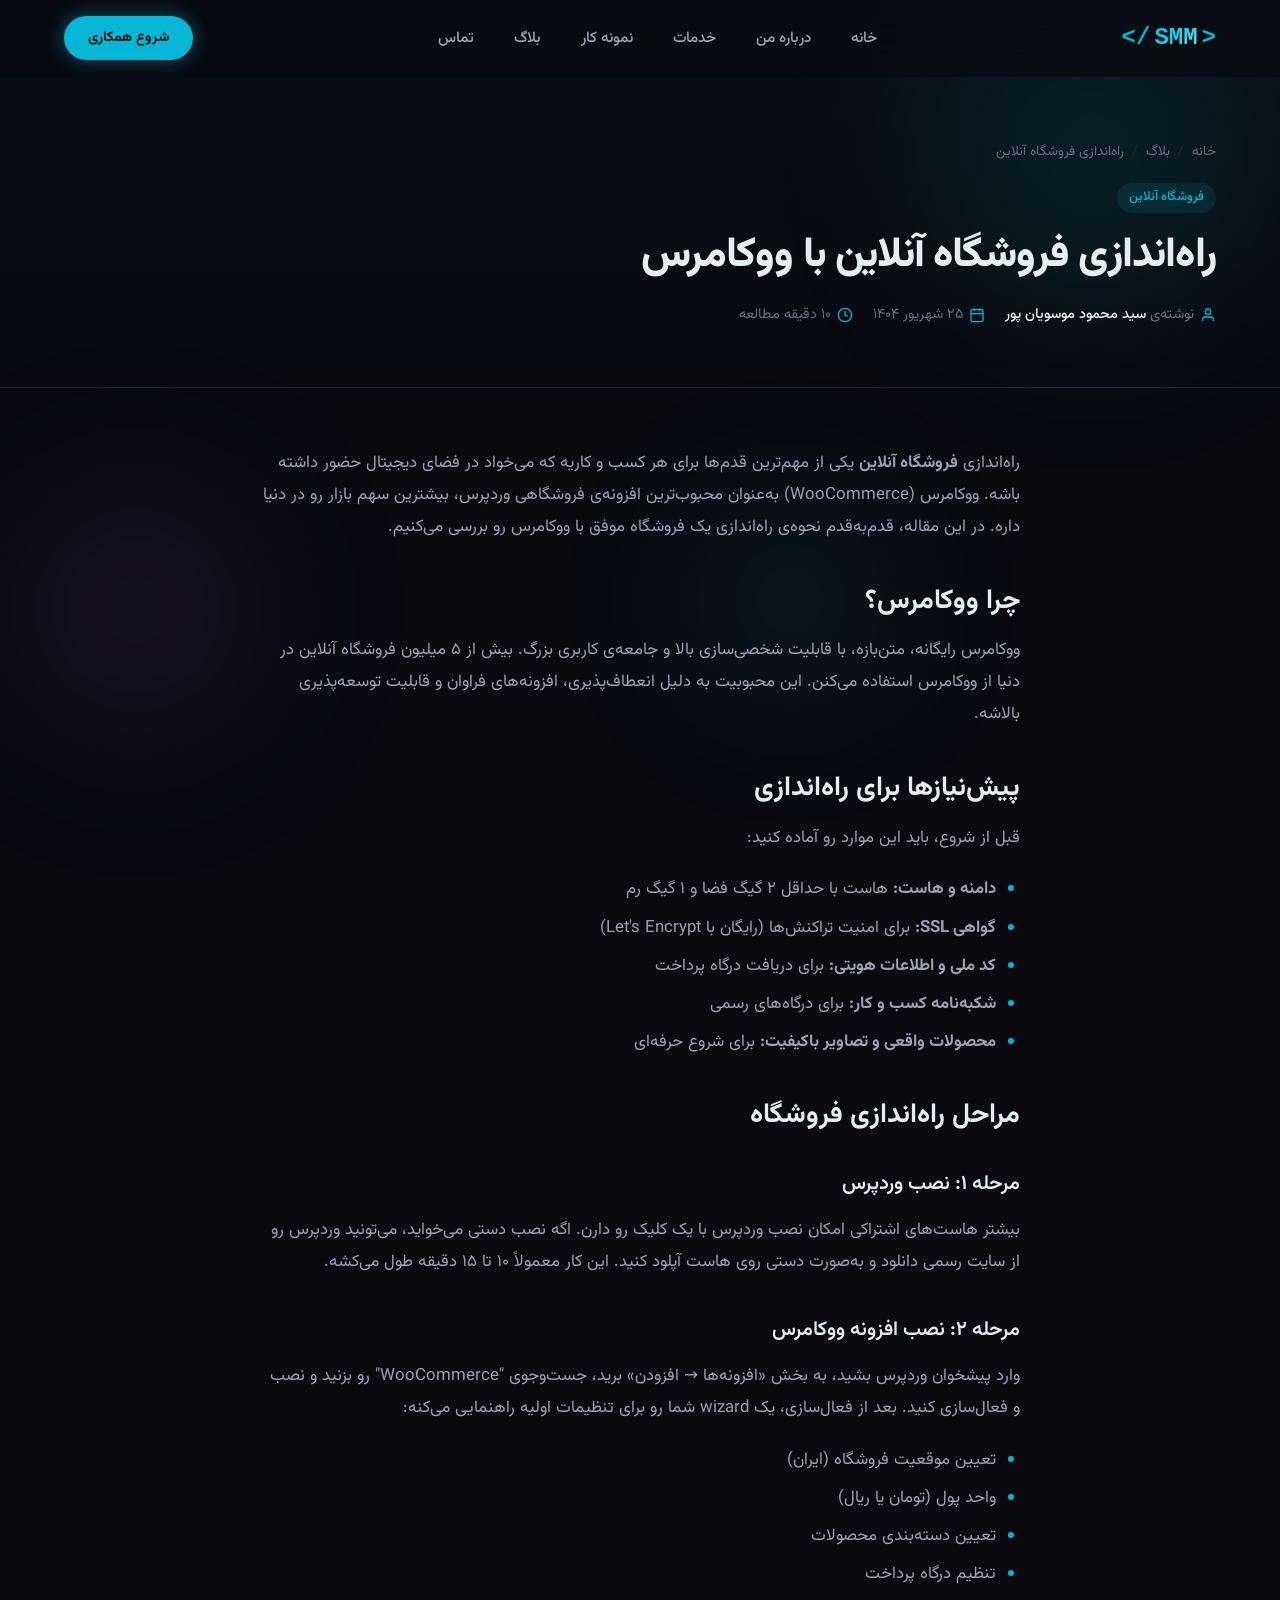
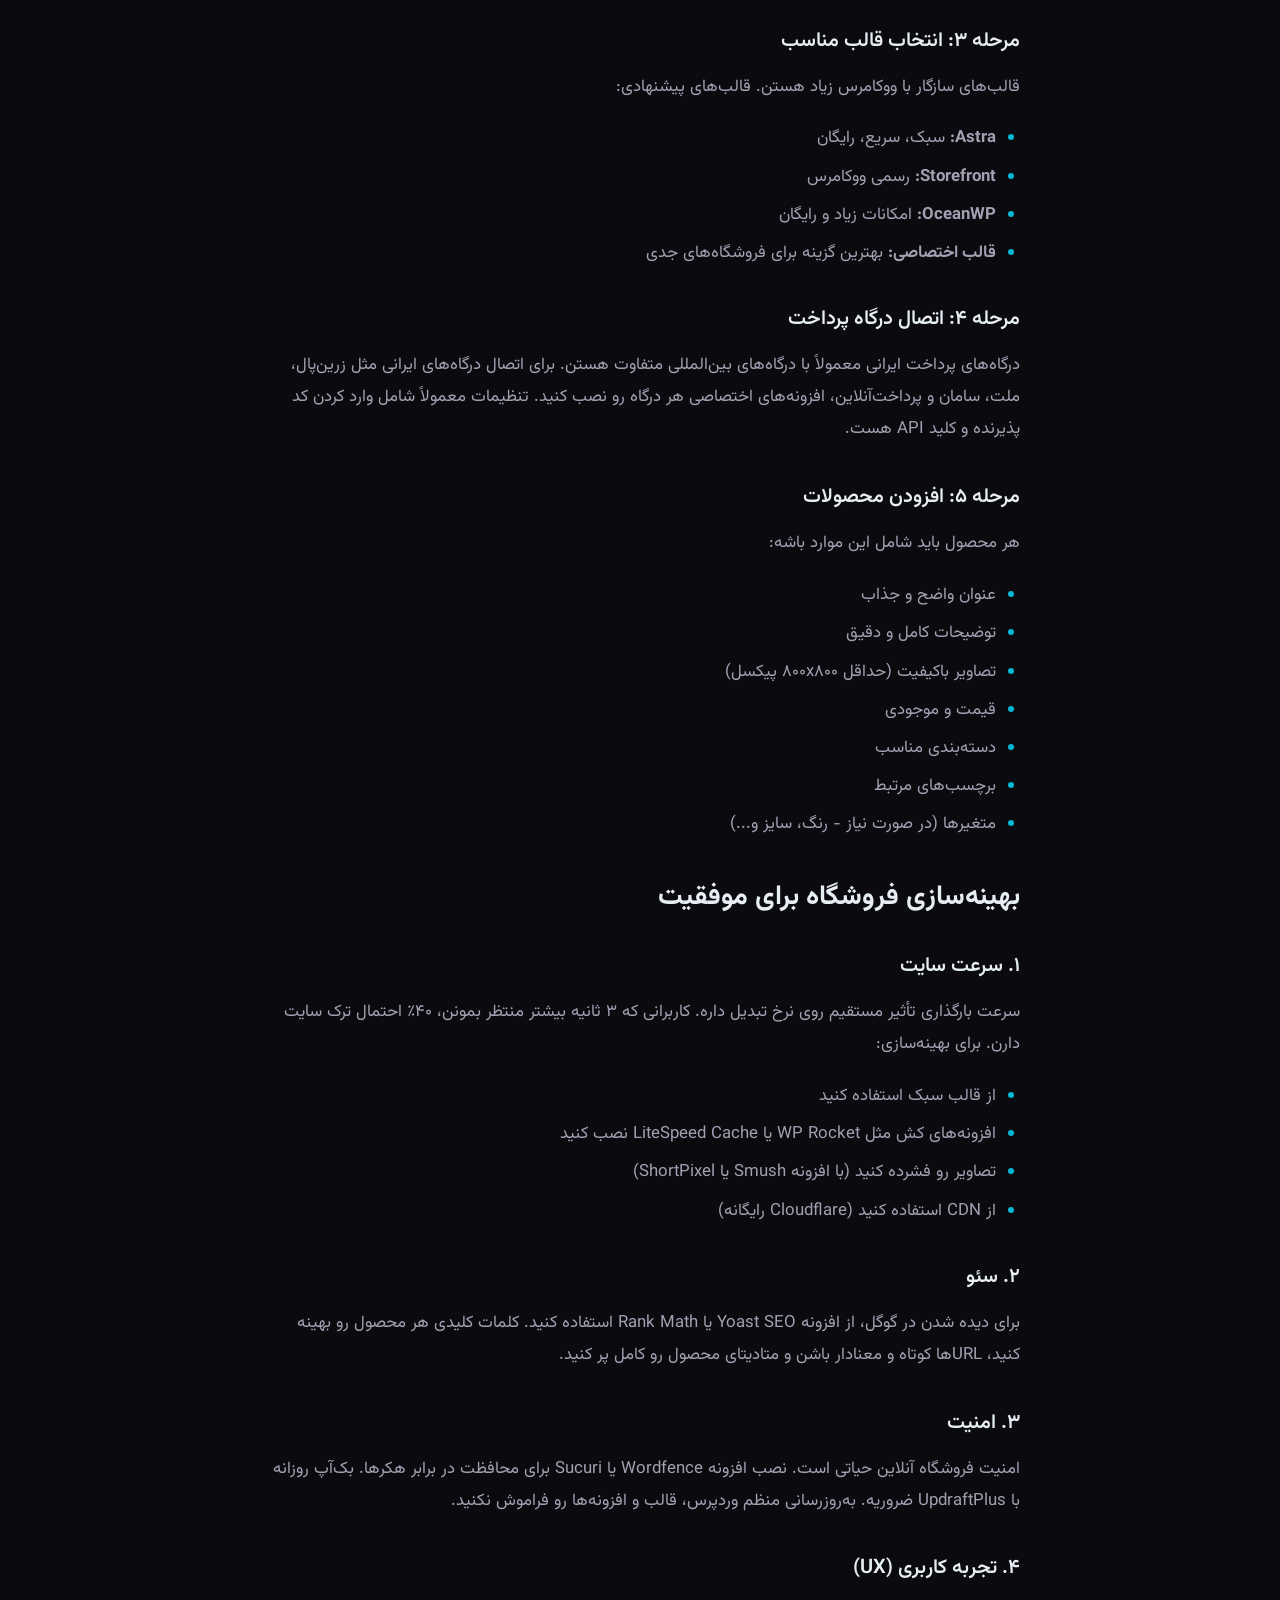
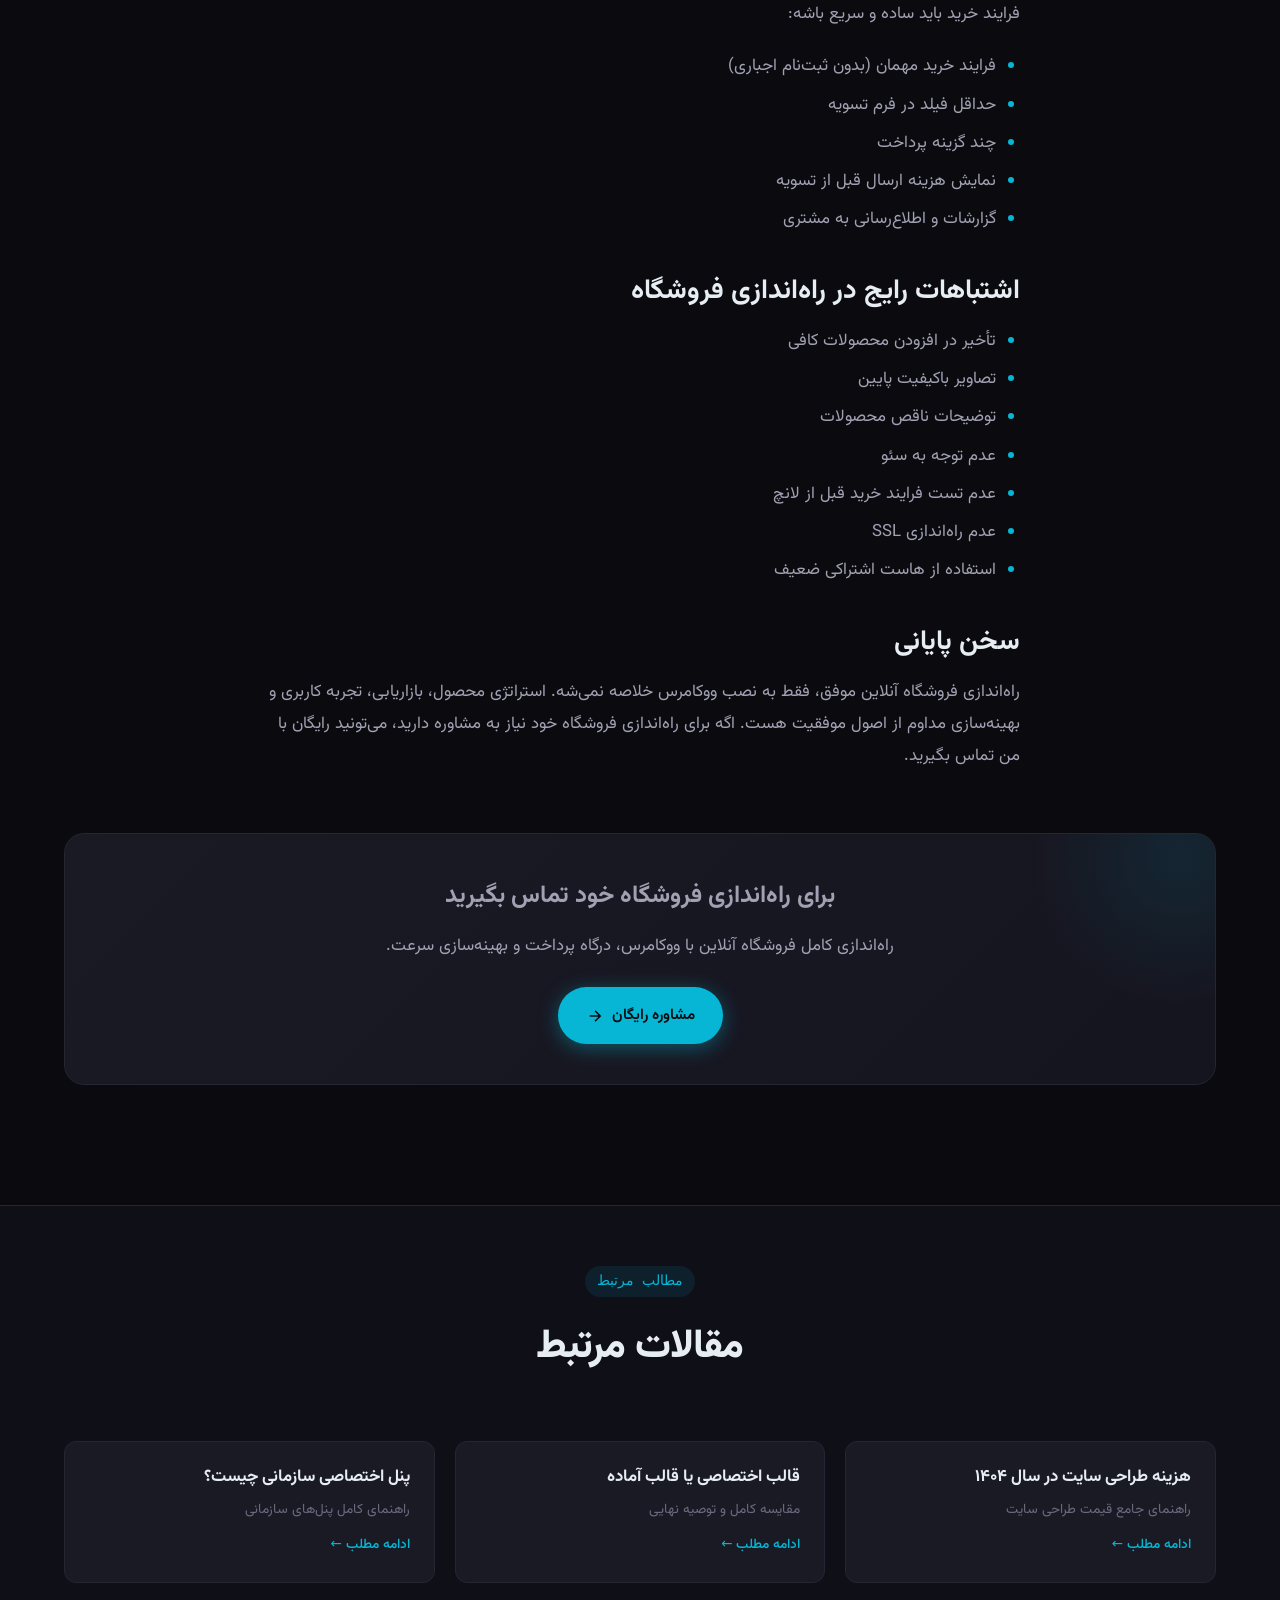
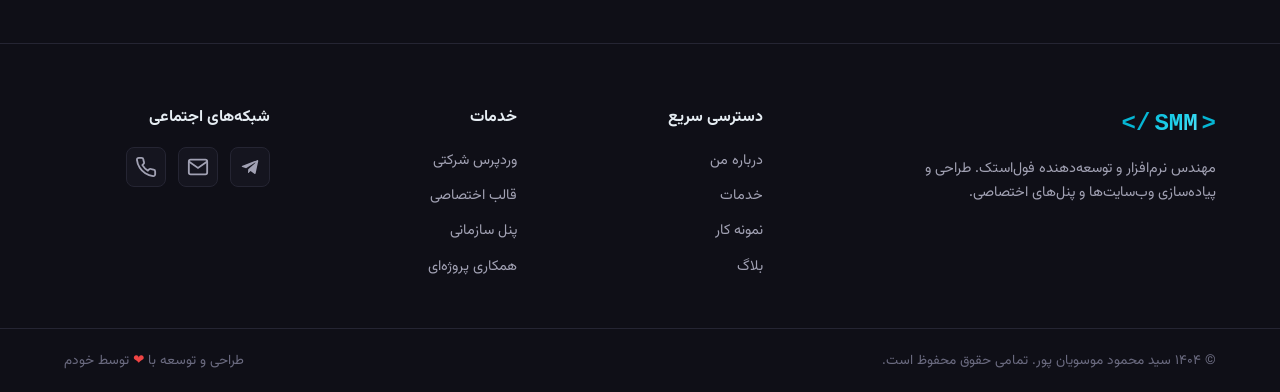
<file: blog/woocommerce-store-setup/index.html>
<!DOCTYPE html>
<html lang="fa" dir="rtl">
<head>
    <meta charset="UTF-8">
    <meta name="viewport" content="width=device-width, initial-scale=1.0, viewport-fit=cover">
    <meta name="theme-color" content="#0a0a0f">

    <title>راه‌اندازی فروشگاه آنلاین با ووکامرس | راهنمای جامع</title>
    <meta name="title" content="راه‌اندازی فروشگاه آنلاین با ووکامرس | راهنمای جامع">
    <meta name="description" content="راهنمای قدم‌به‌قدم راه‌اندازی فروشگاه آنلاین با ووکامرس. از انتخاب هاست تا بهینه‌سازی سرعت، اتصال درگاه پرداخت و افزایش فروش. توصیه‌های حرفه‌ای برای موفقیت.">
    <meta name="keywords" content="راه‌اندازی فروشگاه آنلاین, ووکامرس, فروشگاه وردپرس, اتصال درگاه پرداخت, فروشگاه اینترنتی, راه‌اندازی سایت فروشگاهی">
    <meta name="author" content="سید محمود موسویان پور">
    <meta name="robots" content="index, follow, max-image-preview:large, max-snippet:-1, max-video-preview:-1">
    <meta name="googlebot" content="index, follow">

    <link rel="canonical" href="https://mohandesmoosavian.ir/blog/woocommerce-store-setup/">

    <meta property="og:type" content="article">
    <meta property="og:url" content="https://mohandesmoosavian.ir/blog/woocommerce-store-setup/">
    <meta property="og:title" content="راه‌اندازی فروشگاه آنلاین با ووکامرس | راهنمای جامع">
    <meta property="og:description" content="راهنمای قدم‌به‌قدم راه‌اندازی فروشگاه آنلاین با ووکامرس.">
    <meta property="og:image" content="https://mohandesmoosavian.ir/assets/og-image.png">
    <meta property="og:site_name" content="سید محمود موسویان پور">
    <meta property="og:locale" content="fa_IR">
    <meta property="article:published_time" content="2026-09-15T10:00:00+03:30">
    <meta property="article:modified_time" content="2026-09-15T10:00:00+03:30">
    <meta property="article:author" content="سید محمود موسویان پور">
    <meta property="article:section" content="فروشگاه آنلاین">

    <meta name="twitter:card" content="summary_large_image">
    <meta name="twitter:url" content="https://mohandesmoosavian.ir/blog/woocommerce-store-setup/">
    <meta name="twitter:title" content="راه‌اندازی فروشگاه آنلاین با ووکامرس | راهنمای جامع">
    <meta name="twitter:description" content="راهنمای قدم‌به‌قدم راه‌اندازی فروشگاه آنلاین با ووکامرس.">
    <meta name="twitter:image" content="https://mohandesmoosavian.ir/assets/og-image.png">

    <link rel="icon" type="image/svg+xml" href="../../assets/favicon.svg">
    <link rel="icon" type="image/x-icon" href="../../favicon.ico">
    <link rel="apple-touch-icon" sizes="180x180" href="../../assets/apple-touch-icon.png">
    <link rel="manifest" href="../../site.webmanifest">

    <link rel="stylesheet" href="../../css/style.css">
    <link rel="stylesheet" href="../../css/blog.css">

    <script type="application/ld+json">
    {
        "@context": "https://schema.org",
        "@type": "Article",
        "headline": "راه‌اندازی فروشگاه آنلاین با ووکامرس",
        "description": "راهنمای قدم‌به‌قدم راه‌اندازی فروشگاه آنلاین با ووکامرس.",
        "image": "https://mohandesmoosavian.ir/assets/og-image.png",
        "datePublished": "2026-09-15T10:00:00+03:30",
        "dateModified": "2026-09-15T10:00:00+03:30",
        "author": {
            "@type": "Person",
            "name": "سید محمود موسویان پور",
            "url": "https://mohandesmoosavian.ir/"
        },
        "publisher": {
            "@type": "Person",
            "name": "سید محمود موسویان پور",
            "url": "https://mohandesmoosavian.ir/"
        },
        "mainEntityOfPage": {
            "@type": "WebPage",
            "@id": "https://mohandesmoosavian.ir/blog/woocommerce-store-setup/"
        },
        "articleSection": "فروشگاه آنلاین",
        "keywords": "ووکامرس, فروشگاه آنلاین, وردپرس فروشگاهی"
    }
    </script>
</head>
<body>
    <div class="bg-orbs">
        <div class="orb orb-1"></div>
        <div class="orb orb-2"></div>
        <div class="orb orb-3"></div>
    </div>

    <nav class="navbar" id="navbar">
        <div class="container nav-container">
            <a href="../../" class="nav-logo">
                <span class="logo-bracket">&lt;</span>
                <span class="logo-text">SMM</span>
                <span class="logo-bracket">/&gt;</span>
            </a>
            <ul class="nav-menu" id="navMenu">
                <li><a href="../../" class="nav-link">خانه</a></li>
                <li><a href="../../#about" class="nav-link">درباره من</a></li>
                <li><a href="../../#services" class="nav-link">خدمات</a></li>
                <li><a href="../../#portfolio" class="nav-link">نمونه کار</a></li>
                <li><a href="../../blog/" class="nav-link active">بلاگ</a></li>
                <li><a href="../../#contact" class="nav-link">تماس</a></li>
            </ul>
            <a href="../../#contact" class="nav-cta">شروع همکاری</a>
            <button class="nav-toggle" id="navToggle" aria-label="منو">
                <span></span><span></span><span></span>
            </button>
        </div>
    </nav>

    <article>
        <header class="article-hero">
            <div class="container">
                <div class="article-breadcrumb">
                    <a href="../../">خانه</a>
                    <span class="separator">/</span>
                    <a href="../../blog/">بلاگ</a>
                    <span class="separator">/</span>
                    <span>راه‌اندازی فروشگاه آنلاین</span>
                </div>
                <span class="article-tag">فروشگاه آنلاین</span>
                <h1>راه‌اندازی فروشگاه آنلاین با ووکامرس</h1>
                <div class="article-meta">
                    <div class="article-meta-item">
                        <svg viewBox="0 0 24 24" fill="none" stroke="currentColor" stroke-width="2">
                            <path d="M20 21v-2a4 4 0 00-4-4H8a4 4 0 00-4 4v2"/>
                            <circle cx="12" cy="7" r="4"/>
                        </svg>
                        <span>نوشته‌ی <span class="author-name">سید محمود موسویان پور</span></span>
                    </div>
                    <div class="article-meta-item">
                        <svg viewBox="0 0 24 24" fill="none" stroke="currentColor" stroke-width="2">
                            <rect x="3" y="4" width="18" height="18" rx="2" ry="2"/>
                            <line x1="16" y1="2" x2="16" y2="6"/>
                            <line x1="8" y1="2" x2="8" y2="6"/>
                            <line x1="3" y1="10" x2="21" y2="10"/>
                        </svg>
                        <span>۲۵ شهریور ۱۴۰۴</span>
                    </div>
                    <div class="article-meta-item">
                        <svg viewBox="0 0 24 24" fill="none" stroke="currentColor" stroke-width="2">
                            <circle cx="12" cy="12" r="10"/>
                            <polyline points="12 6 12 12 16 14"/>
                        </svg>
                        <span>۱۰ دقیقه مطالعه</span>
                    </div>
                </div>
            </div>
        </header>

        <section class="article-body">
            <div class="container">
                <div class="article-content">
                    <p>راه‌اندازی <strong>فروشگاه آنلاین</strong> یکی از مهم‌ترین قدم‌ها برای هر کسب و کاریه که می‌خواد در فضای دیجیتال حضور داشته باشه. ووکامرس (WooCommerce) به‌عنوان محبوب‌ترین افزونه‌ی فروشگاهی وردپرس، بیشترین سهم بازار رو در دنیا داره. در این مقاله، قدم‌به‌قدم نحوه‌ی راه‌اندازی یک فروشگاه موفق با ووکامرس رو بررسی می‌کنیم.</p>

                    <h2>چرا ووکامرس؟</h2>
                    <p>ووکامرس رایگانه، متن‌بازه، با قابلیت شخصی‌سازی بالا و جامعه‌ی کاربری بزرگ. بیش از ۵ میلیون فروشگاه آنلاین در دنیا از ووکامرس استفاده می‌کنن. این محبوبیت به دلیل انعطاف‌پذیری، افزونه‌های فراوان و قابلیت توسعه‌پذیری بالاشه.</p>

                    <h2>پیش‌نیازها برای راه‌اندازی</h2>
                    <p>قبل از شروع، باید این موارد رو آماده کنید:</p>
                    <ul>
                        <li><strong>دامنه و هاست:</strong> هاست با حداقل ۲ گیگ فضا و ۱ گیگ رم</li>
                        <li><strong>گواهی SSL:</strong> برای امنیت تراکنش‌ها (رایگان با Let's Encrypt)</li>
                        <li><strong>کد ملی و اطلاعات هویتی:</strong> برای دریافت درگاه پرداخت</li>
                        <li><strong>شکبه‌نامه کسب و کار:</strong> برای درگاه‌های رسمی</li>
                        <li><strong>محصولات واقعی و تصاویر باکیفیت:</strong> برای شروع حرفه‌ای</li>
                    </ul>

                    <h2>مراحل راه‌اندازی فروشگاه</h2>

                    <h3>مرحله ۱: نصب وردپرس</h3>
                    <p>بیشتر هاست‌های اشتراکی امکان نصب وردپرس با یک کلیک رو دارن. اگه نصب دستی می‌خواید، می‌تونید وردپرس رو از سایت رسمی دانلود و به‌صورت دستی روی هاست آپلود کنید. این کار معمولاً ۱۰ تا ۱۵ دقیقه طول می‌کشه.</p>

                    <h3>مرحله ۲: نصب افزونه ووکامرس</h3>
                    <p>وارد پیشخوان وردپرس بشید، به بخش «افزونه‌ها → افزودن» برید، جست‌وجوی "WooCommerce" رو بزنید و نصب و فعال‌سازی کنید. بعد از فعال‌سازی، یک wizard شما رو برای تنظیمات اولیه راهنمایی می‌کنه:</p>
                    <ul>
                        <li>تعیین موقعیت فروشگاه (ایران)</li>
                        <li>واحد پول (تومان یا ریال)</li>
                        <li>تعیین دسته‌بندی محصولات</li>
                        <li>تنظیم درگاه پرداخت</li>
                    </ul>

                    <h3>مرحله ۳: انتخاب قالب مناسب</h3>
                    <p>قالب‌های سازگار با ووکامرس زیاد هستن. قالب‌های پیشنهادی:</p>
                    <ul>
                        <li><strong>Astra:</strong> سبک، سریع، رایگان</li>
                        <li><strong>Storefront:</strong> رسمی ووکامرس</li>
                        <li><strong>OceanWP:</strong> امکانات زیاد و رایگان</li>
                        <li><strong>قالب اختصاصی:</strong> بهترین گزینه برای فروشگاه‌های جدی</li>
                    </ul>

                    <h3>مرحله ۴: اتصال درگاه پرداخت</h3>
                    <p>درگاه‌های پرداخت ایرانی معمولاً با درگاه‌های بین‌المللی متفاوت هستن. برای اتصال درگاه‌های ایرانی مثل زرین‌پال، ملت، سامان و پرداخت‌آنلاین، افزونه‌های اختصاصی هر درگاه رو نصب کنید. تنظیمات معمولاً شامل وارد کردن کد پذیرنده و کلید API هست.</p>

                    <h3>مرحله ۵: افزودن محصولات</h3>
                    <p>هر محصول باید شامل این موارد باشه:</p>
                    <ul>
                        <li>عنوان واضح و جذاب</li>
                        <li>توضیحات کامل و دقیق</li>
                        <li>تصاویر باکیفیت (حداقل ۸۰۰x۸۰۰ پیکسل)</li>
                        <li>قیمت و موجودی</li>
                        <li>دسته‌بندی مناسب</li>
                        <li>برچسب‌های مرتبط</li>
                        <li>متغیرها (در صورت نیاز - رنگ، سایز و...)</li>
                    </ul>

                    <h2>بهینه‌سازی فروشگاه برای موفقیت</h2>

                    <h3>۱. سرعت سایت</h3>
                    <p>سرعت بارگذاری تأثیر مستقیم روی نرخ تبدیل داره. کاربرانی که ۳ ثانیه بیشتر منتظر بمونن، ۴۰٪ احتمال ترک سایت دارن. برای بهینه‌سازی:</p>
                    <ul>
                        <li>از قالب سبک استفاده کنید</li>
                        <li>افزونه‌های کش مثل WP Rocket یا LiteSpeed Cache نصب کنید</li>
                        <li>تصاویر رو فشرده کنید (با افزونه Smush یا ShortPixel)</li>
                        <li>از CDN استفاده کنید (Cloudflare رایگانه)</li>
                    </ul>

                    <h3>۲. سئو</h3>
                    <p>برای دیده شدن در گوگل، از افزونه Yoast SEO یا Rank Math استفاده کنید. کلمات کلیدی هر محصول رو بهینه کنید، URL‌ها کوتاه و معنادار باشن و متادیتای محصول رو کامل پر کنید.</p>

                    <h3>۳. امنیت</h3>
                    <p>امنیت فروشگاه آنلاین حیاتی است. نصب افزونه Wordfence یا Sucuri برای محافظت در برابر هکرها. بک‌آپ روزانه با UpdraftPlus ضروریه. به‌روزرسانی منظم وردپرس، قالب و افزونه‌ها رو فراموش نکنید.</p>

                    <h3>۴. تجربه کاربری (UX)</h3>
                    <p>فرایند خرید باید ساده و سریع باشه:</p>
                    <ul>
                        <li>فرایند خرید مهمان (بدون ثبت‌نام اجباری)</li>
                        <li>حداقل فیلد در فرم تسویه</li>
                        <li>چند گزینه پرداخت</li>
                        <li>نمایش هزینه ارسال قبل از تسویه</li>
                        <li>گزارشات و اطلاع‌رسانی به مشتری</li>
                    </ul>

                    <h2>اشتباهات رایج در راه‌اندازی فروشگاه</h2>
                    <ul>
                        <li>تأخیر در افزودن محصولات کافی</li>
                        <li>تصاویر باکیفیت پایین</li>
                        <li>توضیحات ناقص محصولات</li>
                        <li>عدم توجه به سئو</li>
                        <li>عدم تست فرایند خرید قبل از لانچ</li>
                        <li>عدم راه‌اندازی SSL</li>
                        <li>استفاده از هاست اشتراکی ضعیف</li>
                    </ul>

                    <h2>سخن پایانی</h2>
                    <p>راه‌اندازی فروشگاه آنلاین موفق، فقط به نصب ووکامرس خلاصه نمی‌شه. استراتژی محصول، بازاریابی، تجربه کاربری و بهینه‌سازی مداوم از اصول موفقیت هست. اگه برای راه‌اندازی فروشگاه خود نیاز به مشاوره دارید، می‌تونید رایگان با من تماس بگیرید.</p>
                </div>

                <div class="article-cta">
                    <h3>برای راه‌اندازی فروشگاه خود تماس بگیرید</h3>
                    <p>راه‌اندازی کامل فروشگاه آنلاین با ووکامرس، درگاه پرداخت و بهینه‌سازی سرعت.</p>
                    <a href="../../#contact" class="btn btn-primary">
                        <span>مشاوره رایگان</span>
                        <svg width="18" height="18" viewBox="0 0 24 24" fill="none" stroke="currentColor" stroke-width="2">
                            <path d="M5 12h14M12 5l7 7-7 7"/>
                        </svg>
                    </a>
                </div>
            </div>
        </section>

        <section class="related-posts">
            <div class="container">
                <div class="section-header">
                    <span class="section-tag">مطالب مرتبط</span>
                    <h2 class="section-title">مقالات مرتبط</h2>
                </div>
                <div class="related-grid">
                    <a href="../website-cost-1404/" class="related-card">
                        <h4>هزینه طراحی سایت در سال ۱۴۰۴</h4>
                        <p>راهنمای جامع قیمت طراحی سایت</p>
                        <span class="read-more">ادامه مطلب ←</span>
                    </a>
                    <a href="../wordpress-custom-vs-ready/" class="related-card">
                        <h4>قالب اختصاصی یا قالب آماده</h4>
                        <p>مقایسه کامل و توصیه نهایی</p>
                        <span class="read-more">ادامه مطلب ←</span>
                    </a>
                    <a href="../custom-organizational-panel/" class="related-card">
                        <h4>پنل اختصاصی سازمانی چیست؟</h4>
                        <p>راهنمای کامل پنل‌های سازمانی</p>
                        <span class="read-more">ادامه مطلب ←</span>
                    </a>
                </div>
            </div>
        </section>
    </article>

    <footer class="footer">
        <div class="container footer-container">
            <div class="footer-brand">
                <a href="../../" class="nav-logo">
                    <span class="logo-bracket">&lt;</span>
                    <span class="logo-text">SMM</span>
                    <span class="logo-bracket">/&gt;</span>
                </a>
                <p>مهندس نرم‌افزار و توسعه‌دهنده فول‌استک. طراحی و پیاده‌سازی وب‌سایت‌ها و پنل‌های اختصاصی.</p>
            </div>
            <div class="footer-links">
                <h4>دسترسی سریع</h4>
                <ul>
                    <li><a href="../../#about">درباره من</a></li>
                    <li><a href="../../#services">خدمات</a></li>
                    <li><a href="../../#portfolio">نمونه کار</a></li>
                    <li><a href="../../blog/">بلاگ</a></li>
                </ul>
            </div>
            <div class="footer-links">
                <h4>خدمات</h4>
                <ul>
                    <li><a href="../../#services">وردپرس شرکتی</a></li>
                    <li><a href="../../#services">قالب اختصاصی</a></li>
                    <li><a href="../../#services">پنل سازمانی</a></li>
                    <li><a href="../../#services">همکاری پروژه‌ای</a></li>
                </ul>
            </div>
            <div class="footer-social">
                <h4>شبکه‌های اجتماعی</h4>
                <div class="social-links">
                    <a href="https://t.me/mohandesmoosavian" target="_blank" rel="noopener" aria-label="تلگرام">
                        <svg width="22" height="22" viewBox="0 0 24 24" fill="currentColor">
                            <path d="M9.78 18.65l.28-4.23 7.68-6.92c.34-.31-.07-.46-.52-.19L7.74 13.3 3.64 12c-.88-.25-.89-.86.2-1.3l15.97-6.16c.73-.33 1.43.18 1.15 1.3l-2.72 12.81c-.19.91-.74 1.13-1.5.71L12.6 16.3l-1.99 1.93c-.23.23-.42.42-.83.42z"/>
                        </svg>
                    </a>
                    <a href="mailto:mohandes.moosavian@gmail.com" aria-label="ایمیل">
                        <svg width="22" height="22" viewBox="0 0 24 24" fill="none" stroke="currentColor" stroke-width="2">
                            <path d="M4 4h16c1.1 0 2 .9 2 2v12c0 1.1-.9 2-2 2H4c-1.1 0-2-.9-2-2V6c0-1.1.9-2 2-2z"/>
                            <polyline points="22,6 12,13 2,6"/>
                        </svg>
                    </a>
                    <a href="tel:+989371990151" aria-label="تماس تلفنی">
                        <svg width="22" height="22" viewBox="0 0 24 24" fill="none" stroke="currentColor" stroke-width="2">
                            <path d="M22 16.92v3a2 2 0 01-2.18 2 19.79 19.79 0 01-8.63-3.07 19.5 19.5 0 01-6-6 19.79 19.79 0 01-3.07-8.67A2 2 0 014.11 2h3a2 2 0 012 1.72 12.84 12.84 0 00.7 2.81 2 2 0 01-.45 2.11L8.09 9.91a16 16 0 006 6l1.27-1.27a2 2 0 012.11-.45 12.84 12.84 0 002.81.7A2 2 0 0122 16.92z"/>
                        </svg>
                    </a>
                </div>
            </div>
        </div>
        <div class="footer-bottom">
            <div class="container">
                <p>© ۱۴۰۴ سید محمود موسویان پور. تمامی حقوق محفوظ است.</p>
                <p>طراحی و توسعه با <span class="heart">❤</span> توسط خودم</p>
            </div>
        </div>
    </footer>

    <script src="../../js/main.js"></script>
</body>
</html>
</file>
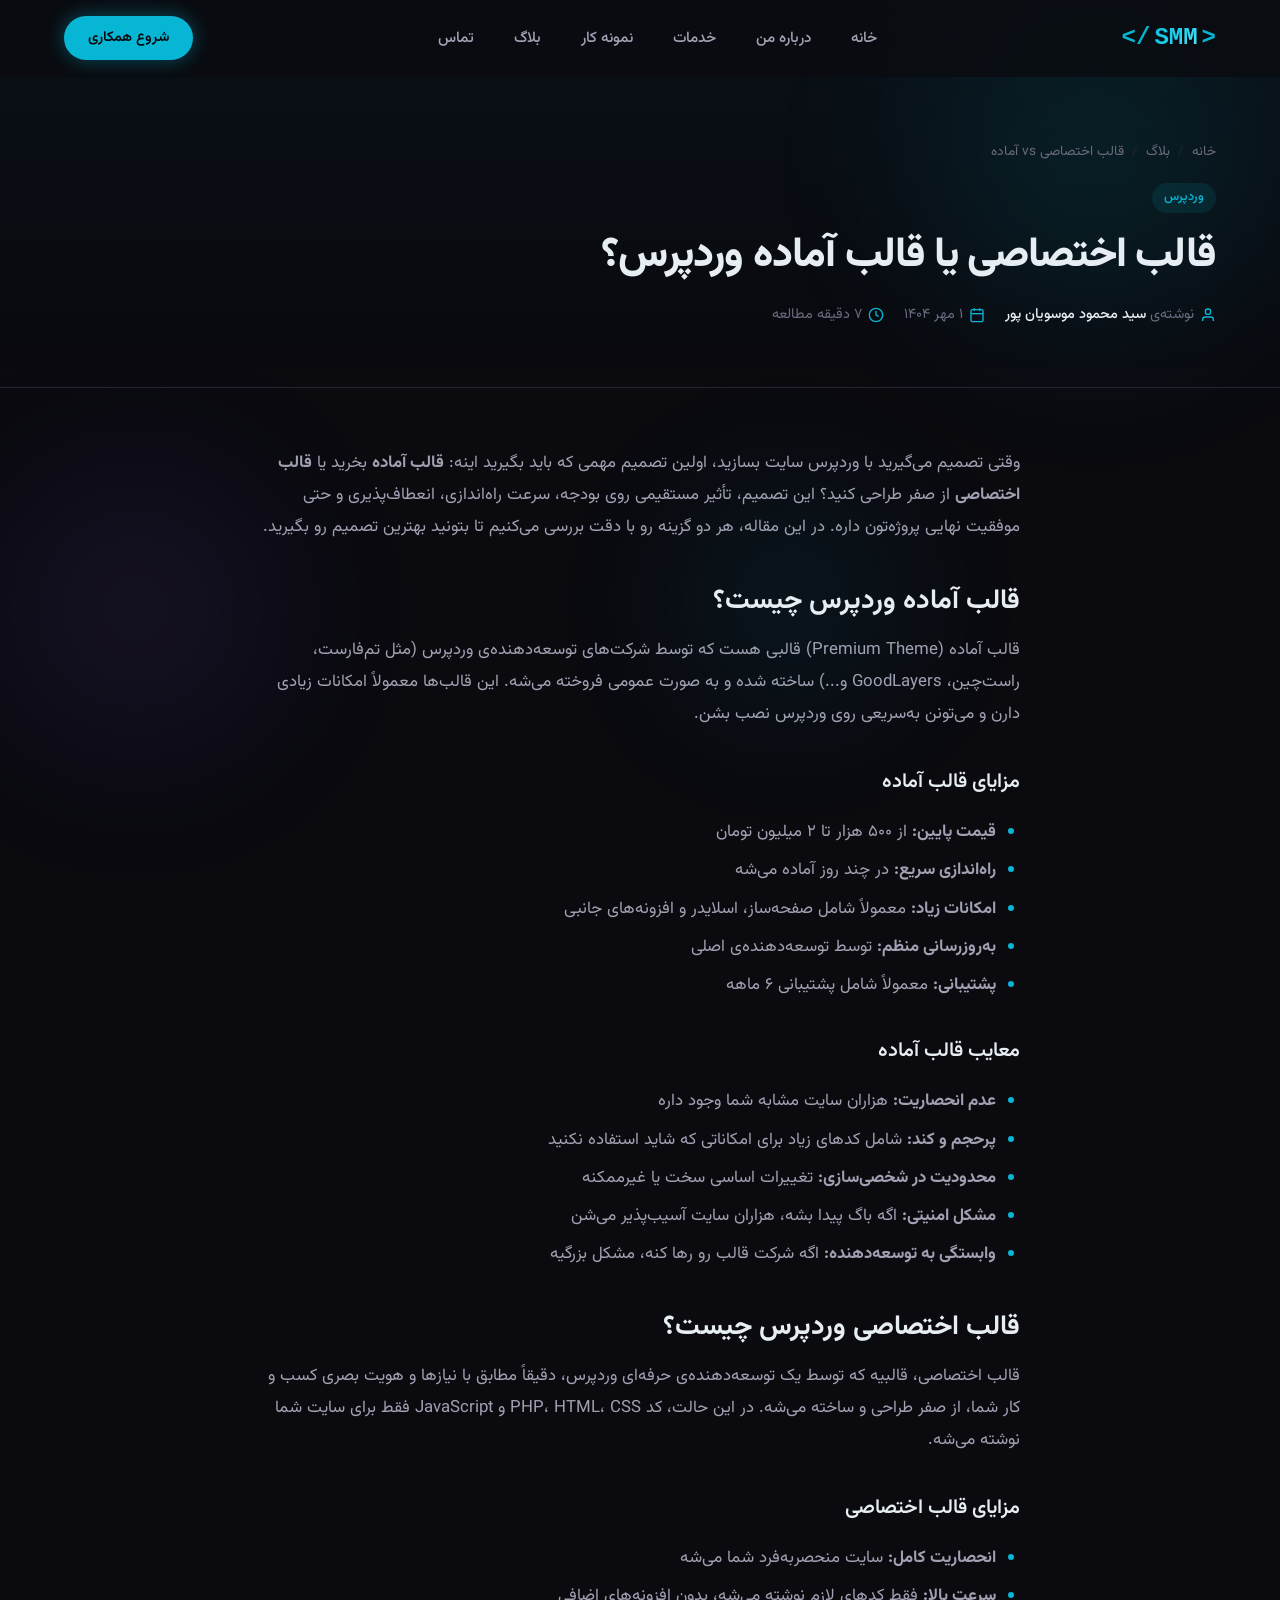
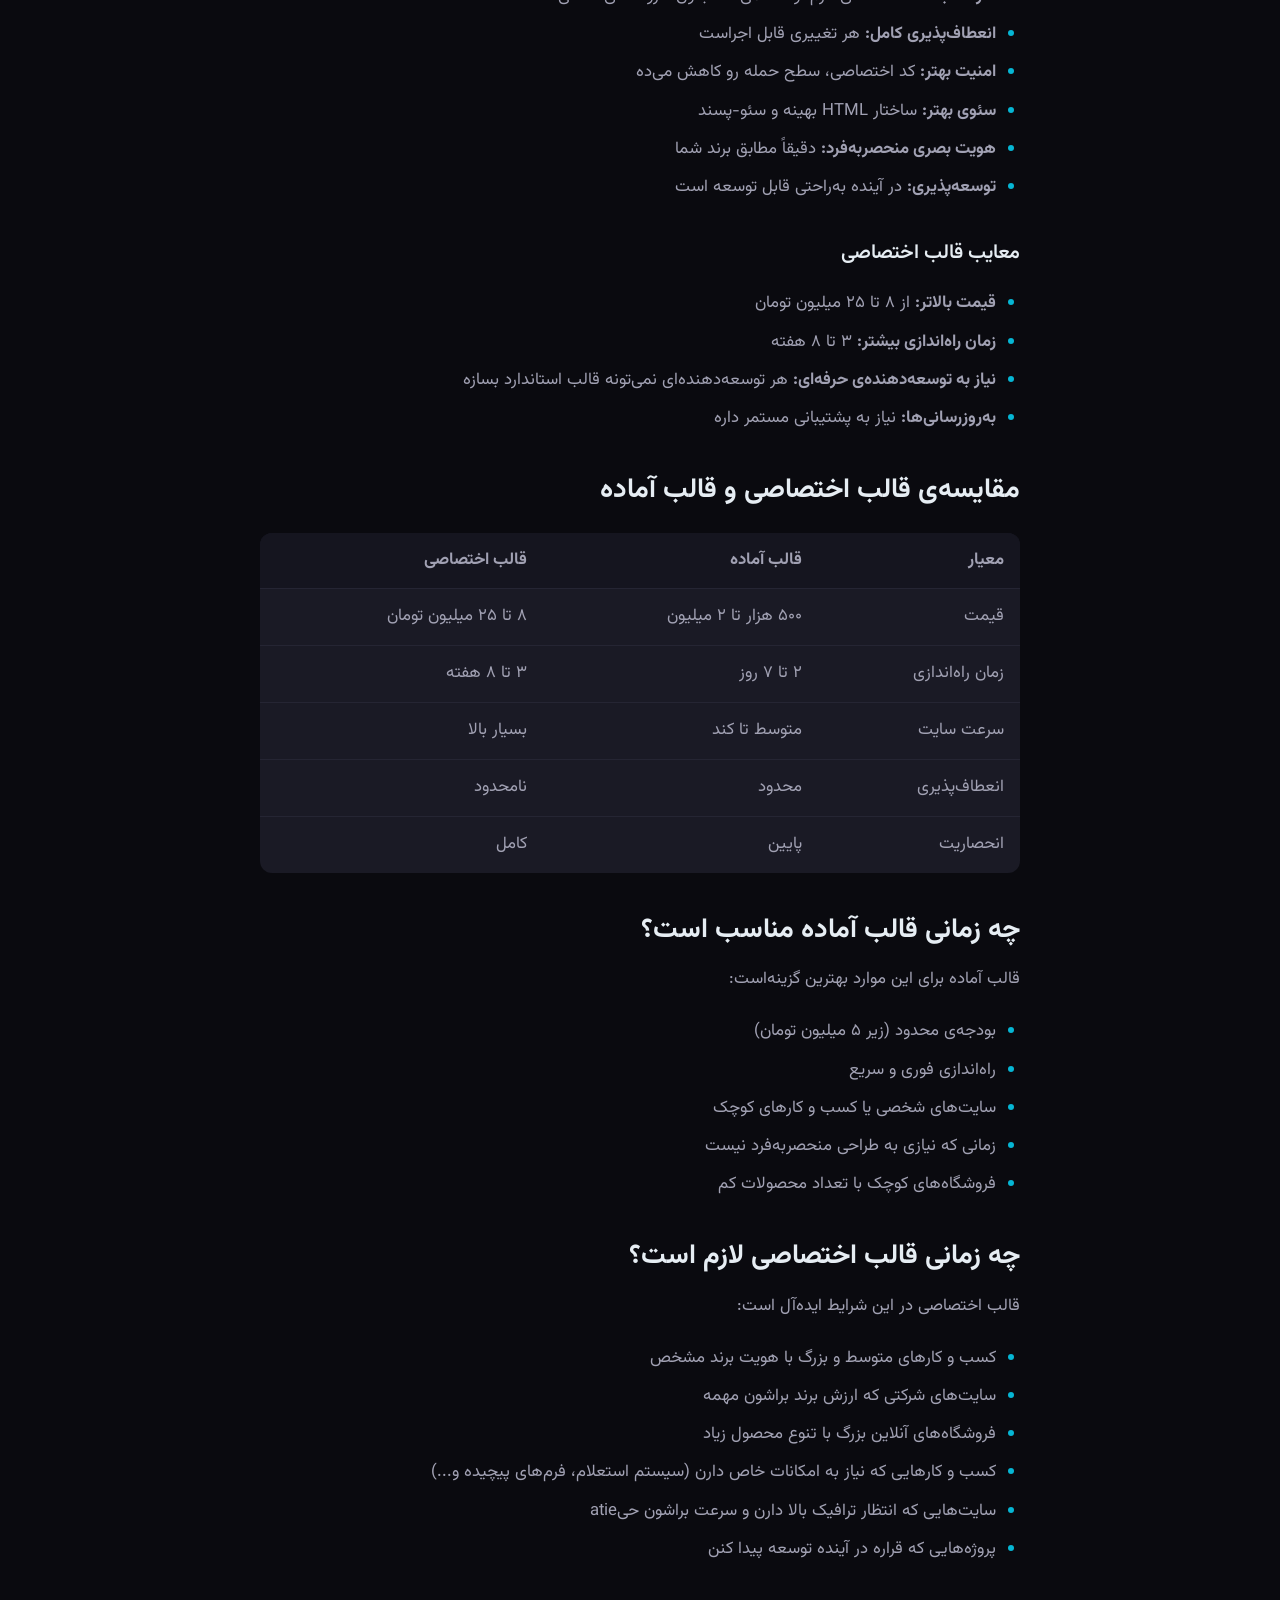
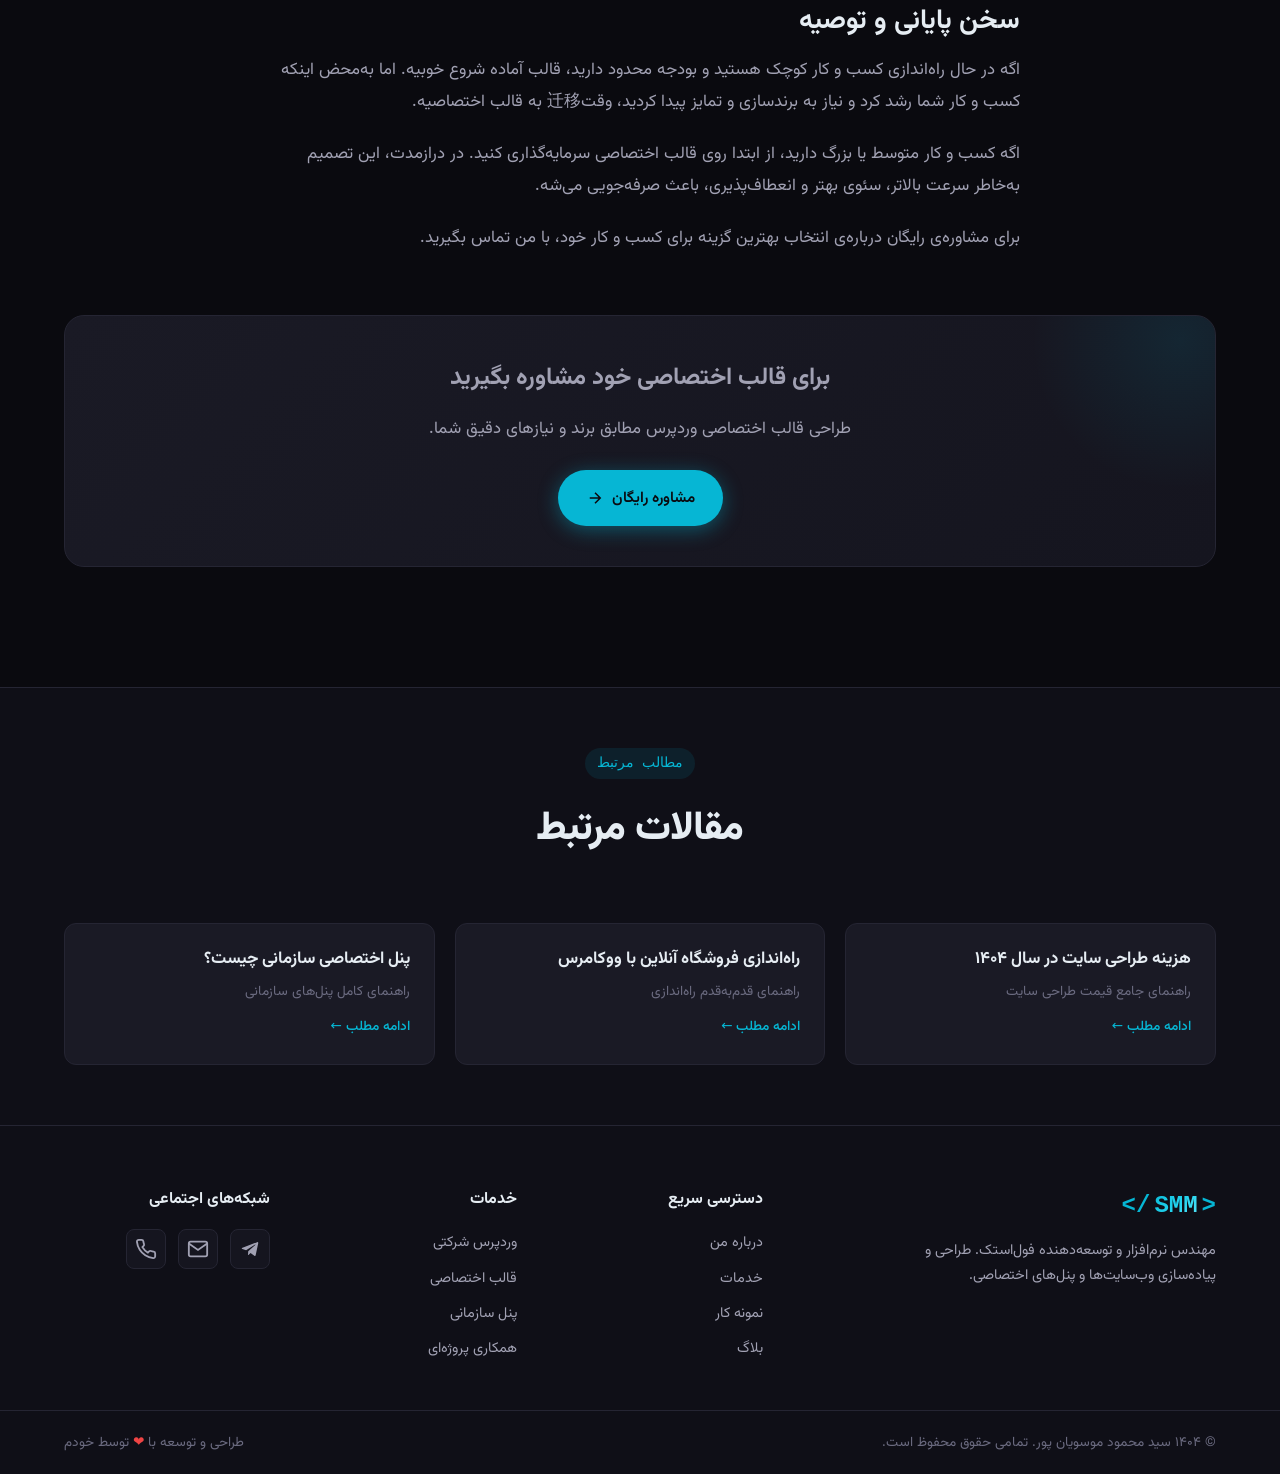
<file: blog/wordpress-custom-vs-ready/index.html>
<!DOCTYPE html>
<html lang="fa" dir="rtl">
<head>
    <meta charset="UTF-8">
    <meta name="viewport" content="width=device-width, initial-scale=1.0, viewport-fit=cover">
    <meta name="theme-color" content="#0a0a0f">

    <title>قالب اختصاصی یا قالب آماده وردپرس؟ | مقایسه کامل</title>
    <meta name="title" content="قالب اختصاصی یا قالب آماده وردپرس؟ | مقایسه کامل">
    <meta name="description" content="قالب اختصاصی یا قالب آماده وردپرس؟ مقایسه‌ی کامل مزایا، معایب، قیمت و کارایی. توصیه‌ی نهایی برای انتخاب بهترین گزینه برای کسب و کار شما.">
    <meta name="keywords" content="قالب اختصاصی وردپرس, قالب آماده وردپرس, طراحی قالب وردپرس, قالب وردپرس یا اختصاصی, خرید قالب وردپرس">
    <meta name="author" content="سید محمود موسویان پور">
    <meta name="robots" content="index, follow, max-image-preview:large, max-snippet:-1, max-video-preview:-1">
    <meta name="googlebot" content="index, follow">

    <link rel="canonical" href="https://mohandesmoosavian.ir/blog/wordpress-custom-vs-ready/">

    <meta property="og:type" content="article">
    <meta property="og:url" content="https://mohandesmoosavian.ir/blog/wordpress-custom-vs-ready/">
    <meta property="og:title" content="قالب اختصاصی یا قالب آماده وردپرس؟ | مقایسه کامل">
    <meta property="og:description" content="مقایسه‌ی کامل قالب آماده و قالب اختصاصی وردپرس. مزایا، معایب، قیمت و توصیه‌ی نهایی.">
    <meta property="og:image" content="https://mohandesmoosavian.ir/assets/og-image.png">
    <meta property="og:site_name" content="سید محمود موسویان پور">
    <meta property="og:locale" content="fa_IR">
    <meta property="article:published_time" content="2026-09-22T10:00:00+03:30">
    <meta property="article:modified_time" content="2026-09-22T10:00:00+03:30">
    <meta property="article:author" content="سید محمود موسویان پور">
    <meta property="article:section" content="وردپرس">

    <meta name="twitter:card" content="summary_large_image">
    <meta name="twitter:url" content="https://mohandesmoosavian.ir/blog/wordpress-custom-vs-ready/">
    <meta name="twitter:title" content="قالب اختصاصی یا قالب آماده وردپرس؟ | مقایسه کامل">
    <meta name="twitter:description" content="مقایسه‌ی کامل قالب آماده و قالب اختصاصی وردپرس.">
    <meta name="twitter:image" content="https://mohandesmoosavian.ir/assets/og-image.png">

    <link rel="icon" type="image/svg+xml" href="../../assets/favicon.svg">
    <link rel="icon" type="image/x-icon" href="../../favicon.ico">
    <link rel="apple-touch-icon" sizes="180x180" href="../../assets/apple-touch-icon.png">
    <link rel="manifest" href="../../site.webmanifest">

    <link rel="stylesheet" href="../../css/style.css">
    <link rel="stylesheet" href="../../css/blog.css">

    <script type="application/ld+json">
    {
        "@context": "https://schema.org",
        "@type": "Article",
        "headline": "قالب اختصاصی یا قالب آماده وردپرس؟",
        "description": "مقایسه‌ی کامل قالب آماده و قالب اختصاصی وردپرس با مزایا، معایب و توصیه نهایی.",
        "image": "https://mohandesmoosavian.ir/assets/og-image.png",
        "datePublished": "2026-09-22T10:00:00+03:30",
        "dateModified": "2026-09-22T10:00:00+03:30",
        "author": {
            "@type": "Person",
            "name": "سید محمود موسویان پور",
            "url": "https://mohandesmoosavian.ir/"
        },
        "publisher": {
            "@type": "Person",
            "name": "سید محمود موسویان پور",
            "url": "https://mohandesmoosavian.ir/"
        },
        "mainEntityOfPage": {
            "@type": "WebPage",
            "@id": "https://mohandesmoosavian.ir/blog/wordpress-custom-vs-ready/"
        },
        "articleSection": "وردپرس",
        "keywords": "قالب اختصاصی وردپرس, قالب آماده وردپرس, طراحی قالب وردپرس"
    }
    </script>
</head>
<body>
    <div class="bg-orbs">
        <div class="orb orb-1"></div>
        <div class="orb orb-2"></div>
        <div class="orb orb-3"></div>
    </div>

    <nav class="navbar" id="navbar">
        <div class="container nav-container">
            <a href="../../" class="nav-logo">
                <span class="logo-bracket">&lt;</span>
                <span class="logo-text">SMM</span>
                <span class="logo-bracket">/&gt;</span>
            </a>
            <ul class="nav-menu" id="navMenu">
                <li><a href="../../" class="nav-link">خانه</a></li>
                <li><a href="../../#about" class="nav-link">درباره من</a></li>
                <li><a href="../../#services" class="nav-link">خدمات</a></li>
                <li><a href="../../#portfolio" class="nav-link">نمونه کار</a></li>
                <li><a href="../../blog/" class="nav-link active">بلاگ</a></li>
                <li><a href="../../#contact" class="nav-link">تماس</a></li>
            </ul>
            <a href="../../#contact" class="nav-cta">شروع همکاری</a>
            <button class="nav-toggle" id="navToggle" aria-label="منو">
                <span></span><span></span><span></span>
            </button>
        </div>
    </nav>

    <article>
        <header class="article-hero">
            <div class="container">
                <div class="article-breadcrumb">
                    <a href="../../">خانه</a>
                    <span class="separator">/</span>
                    <a href="../../blog/">بلاگ</a>
                    <span class="separator">/</span>
                    <span>قالب اختصاصی vs آماده</span>
                </div>
                <span class="article-tag">وردپرس</span>
                <h1>قالب اختصاصی یا قالب آماده وردپرس؟</h1>
                <div class="article-meta">
                    <div class="article-meta-item">
                        <svg viewBox="0 0 24 24" fill="none" stroke="currentColor" stroke-width="2">
                            <path d="M20 21v-2a4 4 0 00-4-4H8a4 4 0 00-4 4v2"/>
                            <circle cx="12" cy="7" r="4"/>
                        </svg>
                        <span>نوشته‌ی <span class="author-name">سید محمود موسویان پور</span></span>
                    </div>
                    <div class="article-meta-item">
                        <svg viewBox="0 0 24 24" fill="none" stroke="currentColor" stroke-width="2">
                            <rect x="3" y="4" width="18" height="18" rx="2" ry="2"/>
                            <line x1="16" y1="2" x2="16" y2="6"/>
                            <line x1="8" y1="2" x2="8" y2="6"/>
                            <line x1="3" y1="10" x2="21" y2="10"/>
                        </svg>
                        <span>۱ مهر ۱۴۰۴</span>
                    </div>
                    <div class="article-meta-item">
                        <svg viewBox="0 0 24 24" fill="none" stroke="currentColor" stroke-width="2">
                            <circle cx="12" cy="12" r="10"/>
                            <polyline points="12 6 12 12 16 14"/>
                        </svg>
                        <span>۷ دقیقه مطالعه</span>
                    </div>
                </div>
            </div>
        </header>

        <section class="article-body">
            <div class="container">
                <div class="article-content">
                    <p>وقتی تصمیم می‌گیرید با وردپرس سایت بسازید، اولین تصمیم مهمی که باید بگیرید اینه: <strong>قالب آماده</strong> بخرید یا <strong>قالب اختصاصی</strong> از صفر طراحی کنید؟ این تصمیم، تأثیر مستقیمی روی بودجه، سرعت راه‌اندازی، انعطاف‌پذیری و حتی موفقیت نهایی پروژه‌تون داره. در این مقاله، هر دو گزینه رو با دقت بررسی می‌کنیم تا بتونید بهترین تصمیم رو بگیرید.</p>

                    <h2>قالب آماده وردپرس چیست؟</h2>
                    <p>قالب آماده (Premium Theme) قالبی هست که توسط شرکت‌های توسعه‌دهنده‌ی وردپرس (مثل تم‌فارست، راست‌چین، GoodLayers و...) ساخته شده و به صورت عمومی فروخته می‌شه. این قالب‌ها معمولاً امکانات زیادی دارن و می‌تونن به‌سریعی روی وردپرس نصب بشن.</p>

                    <h3>مزایای قالب آماده</h3>
                    <ul>
                        <li><strong>قیمت پایین:</strong> از ۵۰۰ هزار تا ۲ میلیون تومان</li>
                        <li><strong>راه‌اندازی سریع:</strong> در چند روز آماده می‌شه</li>
                        <li><strong>امکانات زیاد:</strong> معمولاً شامل صفحه‌ساز، اسلایدر و افزونه‌های جانبی</li>
                        <li><strong>به‌روزرسانی منظم:</strong> توسط توسعه‌دهنده‌ی اصلی</li>
                        <li><strong>پشتیبانی:</strong> معمولاً شامل پشتیبانی ۶ ماهه</li>
                    </ul>

                    <h3>معایب قالب آماده</h3>
                    <ul>
                        <li><strong>عدم انحصاریت:</strong> هزاران سایت مشابه شما وجود داره</li>
                        <li><strong>پرحجم و کند:</strong> شامل کدهای زیاد برای امکاناتی که شاید استفاده نکنید</li>
                        <li><strong>محدودیت در شخصی‌سازی:</strong> تغییرات اساسی سخت یا غیرممکنه</li>
                        <li><strong>مشکل امنیتی:</strong> اگه باگ پیدا بشه، هزاران سایت آسیب‌پذیر می‌شن</li>
                        <li><strong>وابستگی به توسعه‌دهنده:</strong> اگه شرکت قالب رو رها کنه، مشکل بزرگیه</li>
                    </ul>

                    <h2>قالب اختصاصی وردپرس چیست؟</h2>
                    <p>قالب اختصاصی، قالبیه که توسط یک توسعه‌دهنده‌ی حرفه‌ای وردپرس، دقیقاً مطابق با نیازها و هویت بصری کسب و کار شما، از صفر طراحی و ساخته می‌شه. در این حالت، کد PHP، HTML، CSS و JavaScript فقط برای سایت شما نوشته می‌شه.</p>

                    <h3>مزایای قالب اختصاصی</h3>
                    <ul>
                        <li><strong>انحصاریت کامل:</strong> سایت منحصربه‌فرد شما می‌شه</li>
                        <li><strong>سرعت بالا:</strong> فقط کدهای لازم نوشته می‌شه، بدون افزونه‌های اضافی</li>
                        <li><strong>انعطاف‌پذیری کامل:</strong> هر تغییری قابل اجراست</li>
                        <li><strong>امنیت بهتر:</strong> کد اختصاصی، سطح حمله رو کاهش می‌ده</li>
                        <li><strong>سئوی بهتر:</strong> ساختار HTML بهینه و سئو-پسند</li>
                        <li><strong>هویت بصری منحصربه‌فرد:</strong> دقیقاً مطابق برند شما</li>
                        <li><strong>توسعه‌پذیری:</strong> در آینده به‌راحتی قابل توسعه است</li>
                    </ul>

                    <h3>معایب قالب اختصاصی</h3>
                    <ul>
                        <li><strong>قیمت بالاتر:</strong> از ۸ تا ۲۵ میلیون تومان</li>
                        <li><strong>زمان راه‌اندازی بیشتر:</strong> ۳ تا ۸ هفته</li>
                        <li><strong>نیاز به توسعه‌دهنده‌ی حرفه‌ای:</strong> هر توسعه‌دهنده‌ای نمی‌تونه قالب استاندارد بسازه</li>
                        <li><strong>به‌روزرسانی‌ها:</strong> نیاز به پشتیبانی مستمر داره</li>
                    </ul>

                    <h2>مقایسه‌ی قالب اختصاصی و قالب آماده</h2>

                    <table style="width: 100%; border-collapse: collapse; margin: 24px 0; background: var(--bg-card); border-radius: 12px; overflow: hidden;">
                        <thead>
                            <tr style="background: var(--bg-tertiary);">
                                <th style="padding: 12px 16px; text-align: right; border-bottom: 1px solid var(--border);">معیار</th>
                                <th style="padding: 12px 16px; text-align: right; border-bottom: 1px solid var(--border);">قالب آماده</th>
                                <th style="padding: 12px 16px; text-align: right; border-bottom: 1px solid var(--border);">قالب اختصاصی</th>
                            </tr>
                        </thead>
                        <tbody>
                            <tr>
                                <td style="padding: 12px 16px; border-bottom: 1px solid var(--border);">قیمت</td>
                                <td style="padding: 12px 16px; border-bottom: 1px solid var(--border);">۵۰۰ هزار تا ۲ میلیون</td>
                                <td style="padding: 12px 16px; border-bottom: 1px solid var(--border);">۸ تا ۲۵ میلیون تومان</td>
                            </tr>
                            <tr>
                                <td style="padding: 12px 16px; border-bottom: 1px solid var(--border);">زمان راه‌اندازی</td>
                                <td style="padding: 12px 16px; border-bottom: 1px solid var(--border);">۲ تا ۷ روز</td>
                                <td style="padding: 12px 16px; border-bottom: 1px solid var(--border);">۳ تا ۸ هفته</td>
                            </tr>
                            <tr>
                                <td style="padding: 12px 16px; border-bottom: 1px solid var(--border);">سرعت سایت</td>
                                <td style="padding: 12px 16px; border-bottom: 1px solid var(--border);">متوسط تا کند</td>
                                <td style="padding: 12px 16px; border-bottom: 1px solid var(--border);">بسیار بالا</td>
                            </tr>
                            <tr>
                                <td style="padding: 12px 16px; border-bottom: 1px solid var(--border);">انعطاف‌پذیری</td>
                                <td style="padding: 12px 16px; border-bottom: 1px solid var(--border);">محدود</td>
                                <td style="padding: 12px 16px; border-bottom: 1px solid var(--border);">نامحدود</td>
                            </tr>
                            <tr>
                                <td style="padding: 12px 16px;">انحصاریت</td>
                                <td style="padding: 12px 16px;">پایین</td>
                                <td style="padding: 12px 16px;">کامل</td>
                            </tr>
                        </tbody>
                    </table>

                    <h2>چه زمانی قالب آماده مناسب است؟</h2>
                    <p>قالب آماده برای این موارد بهترین گزینه‌است:</p>
                    <ul>
                        <li>بودجه‌ی محدود (زیر ۵ میلیون تومان)</li>
                        <li>راه‌اندازی فوری و سریع</li>
                        <li>سایت‌های شخصی یا کسب و کارهای کوچک</li>
                        <li>زمانی که نیازی به طراحی منحصربه‌فرد نیست</li>
                        <li>فروشگاه‌های کوچک با تعداد محصولات کم</li>
                    </ul>

                    <h2>چه زمانی قالب اختصاصی لازم است؟</h2>
                    <p>قالب اختصاصی در این شرایط ایده‌آل است:</p>
                    <ul>
                        <li>کسب و کارهای متوسط و بزرگ با هویت برند مشخص</li>
                        <li>سایت‌های شرکتی که ارزش برند براشون مهمه</li>
                        <li>فروشگاه‌های آنلاین بزرگ با تنوع محصول زیاد</li>
                        <li>کسب و کارهایی که نیاز به امکانات خاص دارن (سیستم استعلام، فرم‌های پیچیده و...)</li>
                        <li>سایت‌هایی که انتظار ترافیک بالا دارن و سرعت براشون حیatie</li>
                        <li>پروژه‌هایی که قراره در آینده توسعه پیدا کنن</li>
                    </ul>

                    <h2>سخن پایانی و توصیه</h2>
                    <p>اگه در حال راه‌اندازی کسب و کار کوچک هستید و بودجه محدود دارید، قالب آماده شروع خوبیه. اما به‌محض اینکه کسب و کار شما رشد کرد و نیاز به برندسازی و تمایز پیدا کردید، وقت迁移 به قالب اختصاصیه.</p>

                    <p>اگه کسب و کار متوسط یا بزرگ دارید، از ابتدا روی قالب اختصاصی سرمایه‌گذاری کنید. در درازمدت، این تصمیم به‌خاطر سرعت بالاتر، سئوی بهتر و انعطاف‌پذیری، باعث صرفه‌جویی می‌شه.</p>

                    <p>برای مشاوره‌ی رایگان درباره‌ی انتخاب بهترین گزینه برای کسب و کار خود، با من تماس بگیرید.</p>
                </div>

                <div class="article-cta">
                    <h3>برای قالب اختصاصی خود مشاوره بگیرید</h3>
                    <p>طراحی قالب اختصاصی وردپرس مطابق برند و نیازهای دقیق شما.</p>
                    <a href="../../#contact" class="btn btn-primary">
                        <span>مشاوره رایگان</span>
                        <svg width="18" height="18" viewBox="0 0 24 24" fill="none" stroke="currentColor" stroke-width="2">
                            <path d="M5 12h14M12 5l7 7-7 7"/>
                        </svg>
                    </a>
                </div>
            </div>
        </section>

        <section class="related-posts">
            <div class="container">
                <div class="section-header">
                    <span class="section-tag">مطالب مرتبط</span>
                    <h2 class="section-title">مقالات مرتبط</h2>
                </div>
                <div class="related-grid">
                    <a href="../website-cost-1404/" class="related-card">
                        <h4>هزینه طراحی سایت در سال ۱۴۰۴</h4>
                        <p>راهنمای جامع قیمت طراحی سایت</p>
                        <span class="read-more">ادامه مطلب ←</span>
                    </a>
                    <a href="../woocommerce-store-setup/" class="related-card">
                        <h4>راه‌اندازی فروشگاه آنلاین با ووکامرس</h4>
                        <p>راهنمای قدم‌به‌قدم راه‌اندازی</p>
                        <span class="read-more">ادامه مطلب ←</span>
                    </a>
                    <a href="../custom-organizational-panel/" class="related-card">
                        <h4>پنل اختصاصی سازمانی چیست؟</h4>
                        <p>راهنمای کامل پنل‌های سازمانی</p>
                        <span class="read-more">ادامه مطلب ←</span>
                    </a>
                </div>
            </div>
        </section>
    </article>

    <footer class="footer">
        <div class="container footer-container">
            <div class="footer-brand">
                <a href="../../" class="nav-logo">
                    <span class="logo-bracket">&lt;</span>
                    <span class="logo-text">SMM</span>
                    <span class="logo-bracket">/&gt;</span>
                </a>
                <p>مهندس نرم‌افزار و توسعه‌دهنده فول‌استک. طراحی و پیاده‌سازی وب‌سایت‌ها و پنل‌های اختصاصی.</p>
            </div>
            <div class="footer-links">
                <h4>دسترسی سریع</h4>
                <ul>
                    <li><a href="../../#about">درباره من</a></li>
                    <li><a href="../../#services">خدمات</a></li>
                    <li><a href="../../#portfolio">نمونه کار</a></li>
                    <li><a href="../../blog/">بلاگ</a></li>
                </ul>
            </div>
            <div class="footer-links">
                <h4>خدمات</h4>
                <ul>
                    <li><a href="../../#services">وردپرس شرکتی</a></li>
                    <li><a href="../../#services">قالب اختصاصی</a></li>
                    <li><a href="../../#services">پنل سازمانی</a></li>
                    <li><a href="../../#services">همکاری پروژه‌ای</a></li>
                </ul>
            </div>
            <div class="footer-social">
                <h4>شبکه‌های اجتماعی</h4>
                <div class="social-links">
                    <a href="https://t.me/mohandesmoosavian" target="_blank" rel="noopener" aria-label="تلگرام">
                        <svg width="22" height="22" viewBox="0 0 24 24" fill="currentColor">
                            <path d="M9.78 18.65l.28-4.23 7.68-6.92c.34-.31-.07-.46-.52-.19L7.74 13.3 3.64 12c-.88-.25-.89-.86.2-1.3l15.97-6.16c.73-.33 1.43.18 1.15 1.3l-2.72 12.81c-.19.91-.74 1.13-1.5.71L12.6 16.3l-1.99 1.93c-.23.23-.42.42-.83.42z"/>
                        </svg>
                    </a>
                    <a href="mailto:mohandes.moosavian@gmail.com" aria-label="ایمیل">
                        <svg width="22" height="22" viewBox="0 0 24 24" fill="none" stroke="currentColor" stroke-width="2">
                            <path d="M4 4h16c1.1 0 2 .9 2 2v12c0 1.1-.9 2-2 2H4c-1.1 0-2-.9-2-2V6c0-1.1.9-2 2-2z"/>
                            <polyline points="22,6 12,13 2,6"/>
                        </svg>
                    </a>
                    <a href="tel:+989371990151" aria-label="تماس تلفنی">
                        <svg width="22" height="22" viewBox="0 0 24 24" fill="none" stroke="currentColor" stroke-width="2">
                            <path d="M22 16.92v3a2 2 0 01-2.18 2 19.79 19.79 0 01-8.63-3.07 19.5 19.5 0 01-6-6 19.79 19.79 0 01-3.07-8.67A2 2 0 014.11 2h3a2 2 0 012 1.72 12.84 12.84 0 00.7 2.81 2 2 0 01-.45 2.11L8.09 9.91a16 16 0 006 6l1.27-1.27a2 2 0 012.11-.45 12.84 12.84 0 002.81.7A2 2 0 0122 16.92z"/>
                        </svg>
                    </a>
                </div>
            </div>
        </div>
        <div class="footer-bottom">
            <div class="container">
                <p>© ۱۴۰۴ سید محمود موسویان پور. تمامی حقوق محفوظ است.</p>
                <p>طراحی و توسعه با <span class="heart">❤</span> توسط خودم</p>
            </div>
        </div>
    </footer>

    <script src="../../js/main.js"></script>
</body>
</html>
</file>
<file: css/style.css>
/* ============================================
   سید محمود موسویان پور - Personal Website
   Dark Professional Theme with Cyan Accent
   ============================================ */

/* Local Font Face - Vazirmatn (no external requests for faster load) */
@font-face {
    font-family: 'Vazirmatn';
    src: url('../assets/fonts/Vazirmatn-Light.woff2') format('woff2');
    font-weight: 300;
    font-style: normal;
    font-display: swap;
}

@font-face {
    font-family: 'Vazirmatn';
    src: url('../assets/fonts/Vazirmatn-Regular.woff2') format('woff2');
    font-weight: 400;
    font-style: normal;
    font-display: swap;
}

@font-face {
    font-family: 'Vazirmatn';
    src: url('../assets/fonts/Vazirmatn-Medium.woff2') format('woff2');
    font-weight: 500;
    font-style: normal;
    font-display: swap;
}

@font-face {
    font-family: 'Vazirmatn';
    src: url('../assets/fonts/Vazirmatn-SemiBold.woff2') format('woff2');
    font-weight: 600;
    font-style: normal;
    font-display: swap;
}

@font-face {
    font-family: 'Vazirmatn';
    src: url('../assets/fonts/Vazirmatn-Bold.woff2') format('woff2');
    font-weight: 700;
    font-style: normal;
    font-display: swap;
}

@font-face {
    font-family: 'Vazirmatn';
    src: url('../assets/fonts/Vazirmatn-ExtraBold.woff2') format('woff2');
    font-weight: 800;
    font-style: normal;
    font-display: swap;
}

/* CSS Variables / Theme Tokens */
:root {
    /* Colors - Dark Professional */
    --bg-primary: #0a0a0f;
    --bg-secondary: #0f0f17;
    --bg-tertiary: #15151f;
    --bg-card: #1a1a25;
    --bg-card-hover: #1f1f2e;

    /* Text */
    --text-primary: #e6edf3;
    --text-secondary: #a1a1b3;
    --text-muted: #6b6b80;

    /* Accent - Cyan/Teal */
    --accent: #06b6d4;
    --accent-hover: #22d3ee;
    --accent-dim: rgba(6, 182, 212, 0.1);
    --accent-glow: rgba(6, 182, 212, 0.4);

    /* Borders */
    --border: #252533;
    --border-hover: #353548;

    /* Gradients */
    --gradient-text: linear-gradient(135deg, #06b6d4 0%, #22d3ee 50%, #67e8f9 100%);
    --gradient-card: linear-gradient(135deg, rgba(6, 182, 212, 0.05) 0%, rgba(6, 182, 212, 0.02) 100%);

    /* Shadows */
    --shadow-sm: 0 2px 8px rgba(0, 0, 0, 0.3);
    --shadow-md: 0 8px 24px rgba(0, 0, 0, 0.4);
    --shadow-lg: 0 16px 48px rgba(0, 0, 0, 0.5);
    --shadow-glow: 0 0 40px rgba(6, 182, 212, 0.15);

    /* Typography */
    --font-family: 'Vazirmatn', system-ui, -apple-system, 'Segoe UI', sans-serif;

    /* Sizes */
    --container-max: 1200px;
    --radius-sm: 8px;
    --radius-md: 12px;
    --radius-lg: 20px;
    --radius-full: 9999px;

    /* Transitions */
    --transition: all 0.3s cubic-bezier(0.4, 0, 0.2, 1);
    --transition-slow: all 0.6s cubic-bezier(0.4, 0, 0.2, 1);
}

/* Reset & Base */
*,
*::before,
*::after {
    margin: 0;
    padding: 0;
    box-sizing: border-box;
}

html {
    scroll-behavior: smooth;
    scroll-padding-top: 80px;
    overflow-x: hidden;
    -webkit-text-size-adjust: 100%;
}

body {
    font-family: var(--font-family);
    background: var(--bg-primary);
    color: var(--text-primary);
    line-height: 1.7;
    overflow-x: hidden;
    -webkit-font-smoothing: antialiased;
    -moz-osx-font-smoothing: grayscale;
    max-width: 100%;
    position: relative;
}

/* RTL Specific */
[dir="rtl"] {
    direction: rtl;
    text-align: right;
}

/* Container */
.container {
    max-width: var(--container-max);
    margin: 0 auto;
    padding: 0 24px;
}

/* ============================================
   Animated Background Orbs
   ============================================ */
.bg-orbs {
    position: fixed;
    inset: 0;
    z-index: -1;
    overflow: hidden;
    pointer-events: none;
    width: 100vw;
    height: 100vh;
    max-width: 100%;
}

.orb {
    position: absolute;
    border-radius: 50%;
    filter: blur(80px);
    opacity: 0.15;
    animation: float 20s infinite ease-in-out;
    will-change: transform;
}

.orb-1 {
    width: 500px;
    height: 500px;
    background: radial-gradient(circle, #06b6d4 0%, transparent 70%);
    top: -10%;
    right: -5%;
    animation-delay: 0s;
}

.orb-2 {
    width: 400px;
    height: 400px;
    background: radial-gradient(circle, #8b5cf6 0%, transparent 70%);
    bottom: 10%;
    left: -5%;
    animation-delay: 5s;
}

.orb-3 {
    width: 300px;
    height: 300px;
    background: radial-gradient(circle, #06b6d4 0%, transparent 70%);
    top: 50%;
    left: 50%;
    animation-delay: 10s;
}

@keyframes float {
    0%, 100% { transform: translate(0, 0) scale(1); }
    33% { transform: translate(30px, -50px) scale(1.1); }
    66% { transform: translate(-20px, 30px) scale(0.9); }
}

/* Scroll Progress Bar */
.scroll-progress {
    position: fixed;
    top: 0;
    right: 0;
    width: 0;
    height: 3px;
    background: var(--gradient-text);
    z-index: 1000;
    transition: width 0.1s;
}

/* ============================================
   Navigation
   ============================================ */
.navbar {
    position: fixed;
    top: 0;
    right: 0;
    left: 0;
    z-index: 100;
    padding: 16px 0;
    background: rgba(10, 10, 15, 0.7);
    backdrop-filter: blur(20px);
    -webkit-backdrop-filter: blur(20px);
    border-bottom: 1px solid transparent;
    transition: var(--transition);
}

.navbar.scrolled {
    background: rgba(10, 10, 15, 0.95);
    border-bottom: 1px solid var(--border);
    padding: 12px 0;
}

.nav-container {
    display: flex;
    align-items: center;
    justify-content: space-between;
    gap: 24px;
}

.nav-logo {
    font-family: 'Courier New', monospace;
    font-size: 1.5rem;
    font-weight: 700;
    color: var(--text-primary);
    text-decoration: none;
    display: flex;
    align-items: center;
    gap: 4px;
    transition: var(--transition);
}

.logo-bracket {
    color: var(--accent);
}

.logo-text {
    background: var(--gradient-text);
    -webkit-background-clip: text;
    background-clip: text;
    -webkit-text-fill-color: transparent;
    transition: var(--transition);
}

.nav-logo:hover .logo-text {
    opacity: 0.8;
}

.nav-menu {
    display: flex;
    gap: 8px;
    list-style: none;
}

.nav-link {
    color: var(--text-secondary);
    text-decoration: none;
    padding: 8px 16px;
    border-radius: var(--radius-sm);
    font-size: 0.95rem;
    font-weight: 500;
    transition: var(--transition);
    position: relative;
}

.nav-link:hover {
    color: var(--text-primary);
    background: var(--accent-dim);
}

.nav-link.active {
    color: var(--accent);
}

.nav-cta {
    background: var(--accent);
    color: var(--bg-primary);
    text-decoration: none;
    padding: 10px 24px;
    border-radius: var(--radius-full);
    font-size: 0.9rem;
    font-weight: 600;
    transition: var(--transition);
    box-shadow: 0 0 20px var(--accent-glow);
}

.nav-cta:hover {
    background: var(--accent-hover);
    transform: translateY(-2px);
    box-shadow: 0 0 30px var(--accent-glow);
}

.nav-toggle {
    display: none;
    flex-direction: column;
    gap: 5px;
    background: none;
    border: none;
    cursor: pointer;
    padding: 8px;
}

.nav-toggle span {
    display: block;
    width: 24px;
    height: 2px;
    background: var(--text-primary);
    border-radius: 2px;
    transition: var(--transition);
}

.nav-toggle.active span:nth-child(1) {
    transform: rotate(45deg) translate(5px, 5px);
}

.nav-toggle.active span:nth-child(2) {
    opacity: 0;
}

.nav-toggle.active span:nth-child(3) {
    transform: rotate(-45deg) translate(7px, -7px);
}

/* ============================================
   Hero Section
   ============================================ */
.hero {
    min-height: 100vh;
    display: flex;
    align-items: center;
    padding: 120px 0 80px;
    position: relative;
}

.hero-container {
    display: grid;
    grid-template-columns: 1fr 1fr;
    gap: 60px;
    align-items: center;
}

.hero-content {
    max-width: 600px;
}

.hero-badge {
    display: inline-flex;
    align-items: center;
    gap: 8px;
    padding: 6px 16px;
    background: var(--accent-dim);
    border: 1px solid rgba(6, 182, 212, 0.3);
    border-radius: var(--radius-full);
    font-size: 0.85rem;
    color: var(--accent);
    margin-bottom: 24px;
}

.status-dot {
    width: 8px;
    height: 8px;
    border-radius: 50%;
    background: #10b981;
    box-shadow: 0 0 8px #10b981;
    animation: pulse 2s infinite;
}

@keyframes pulse {
    0%, 100% { opacity: 1; }
    50% { opacity: 0.5; }
}

.hero-title {
    font-size: clamp(2rem, 5vw, 3.5rem);
    font-weight: 800;
    line-height: 1.2;
    margin-bottom: 16px;
    letter-spacing: -0.02em;
}

.gradient-text {
    background: var(--gradient-text);
    -webkit-background-clip: text;
    background-clip: text;
    -webkit-text-fill-color: transparent;
}

.hero-subtitle {
    font-size: clamp(1.1rem, 2.5vw, 1.5rem);
    color: var(--text-secondary);
    font-weight: 500;
    margin-bottom: 24px;
    /* Fixed height to prevent layout shift when text is empty during typing */
    min-height: 2.4em;
    line-height: 1.4;
    display: flex;
    align-items: center;
    gap: 6px;
    flex-wrap: wrap;
}

.typing-cursor {
    display: inline-block;
    width: 3px;
    height: 1.1em;
    background: var(--accent);
    border-radius: 1px;
    flex-shrink: 0;
    animation: cursorBlink 1s infinite;
    box-shadow: 0 0 8px var(--accent-glow);
}

@keyframes cursorBlink {
    0%, 49% { opacity: 1; }
    50%, 100% { opacity: 0.2; }
}

.hero-description {
    font-size: 1.05rem;
    color: var(--text-secondary);
    line-height: 1.8;
    margin-bottom: 32px;
}

.hero-actions {
    display: flex;
    gap: 16px;
    margin-bottom: 48px;
    flex-wrap: wrap;
}

.btn {
    display: inline-flex;
    align-items: center;
    gap: 8px;
    padding: 14px 28px;
    border-radius: var(--radius-full);
    font-size: 0.95rem;
    font-weight: 600;
    text-decoration: none;
    border: none;
    cursor: pointer;
    font-family: inherit;
    transition: var(--transition);
    position: relative;
    overflow: hidden;
}

.btn-primary {
    background: var(--accent);
    color: var(--bg-primary);
    box-shadow: 0 4px 20px var(--accent-glow);
}

.btn-primary:hover {
    background: var(--accent-hover);
    transform: translateY(-2px);
    box-shadow: 0 6px 30px var(--accent-glow);
}

.btn-secondary {
    background: transparent;
    color: var(--text-primary);
    border: 1px solid var(--border);
}

.btn-secondary:hover {
    border-color: var(--accent);
    background: var(--accent-dim);
}

.btn-full {
    width: 100%;
    justify-content: center;
}

.hero-stats {
    display: flex;
    align-items: center;
    gap: 24px;
}

.stat {
    display: flex;
    flex-direction: column;
}

.stat-number {
    font-size: 1.75rem;
    font-weight: 800;
    color: var(--accent);
    line-height: 1;
}

.stat-label {
    font-size: 0.85rem;
    color: var(--text-muted);
    margin-top: 4px;
}

.stat-divider {
    width: 1px;
    height: 40px;
    background: var(--border);
}

/* Hero Visual - Code Window */
.hero-visual {
    position: relative;
    overflow: visible;
}

.code-window {
    background: var(--bg-card);
    border: 1px solid var(--border);
    border-radius: var(--radius-md);
    overflow: hidden;
    box-shadow: var(--shadow-lg), var(--shadow-glow);
    transform: perspective(1000px) rotateY(-3deg);
    transition: var(--transition-slow);
    max-width: 100%;
}

.code-window:hover {
    transform: perspective(1000px) rotateY(0deg);
}

.code-header {
    display: flex;
    align-items: center;
    gap: 8px;
    padding: 12px 16px;
    background: var(--bg-tertiary);
    border-bottom: 1px solid var(--border);
}

.dot {
    width: 12px;
    height: 12px;
    border-radius: 50%;
}

.dot.red { background: #ff5f56; }
.dot.yellow { background: #ffbd2e; }
.dot.green { background: #27c93f; }

.code-title {
    margin-right: auto;
    margin-left: 8px;
    color: var(--text-muted);
    font-size: 0.85rem;
    font-family: 'Courier New', monospace;
}

.code-body {
    padding: 24px;
    font-family: 'Courier New', monospace;
    font-size: 0.95rem;
    line-height: 1.8;
    color: var(--text-secondary);
    direction: ltr;
    text-align: left;
    overflow-x: auto;
}

.code-keyword { color: #c678dd; }
.code-var { color: #61afef; }
.code-prop { color: #e06c75; }
.code-string { color: #98c379; }
.code-boolean { color: #d19a66; }
.code-func { color: #61afef; }

.floating-card {
    position: absolute;
    background: var(--bg-card);
    border: 1px solid var(--border);
    border-radius: var(--radius-md);
    padding: 12px 20px;
    display: flex;
    align-items: center;
    gap: 8px;
    color: var(--accent);
    font-size: 0.9rem;
    font-weight: 600;
    box-shadow: var(--shadow-md);
    animation: floatCard 4s infinite ease-in-out;
}

.card-1 {
    top: 20%;
    left: -30px;
    animation-delay: 0s;
}

.card-2 {
    bottom: 20%;
    right: -30px;
    animation-delay: 2s;
}

@keyframes floatCard {
    0%, 100% { transform: translateY(0); }
    50% { transform: translateY(-15px); }
}

/* Scroll Indicator */
.scroll-indicator {
    position: absolute;
    bottom: 30px;
    left: 50%;
    transform: translateX(-50%);
    color: var(--text-muted);
    text-decoration: none;
}

.mouse {
    display: block;
    width: 24px;
    height: 40px;
    border: 2px solid var(--text-muted);
    border-radius: 12px;
    position: relative;
}

.wheel {
    position: absolute;
    top: 8px;
    left: 50%;
    transform: translateX(-50%);
    width: 4px;
    height: 8px;
    background: var(--accent);
    border-radius: 2px;
    animation: scrollWheel 2s infinite;
}

@keyframes scrollWheel {
    0% { opacity: 1; top: 8px; }
    100% { opacity: 0; top: 20px; }
}

/* ============================================
   Section Common
   ============================================ */
.section {
    padding: 100px 0;
    position: relative;
}

.section-header {
    text-align: center;
    max-width: 600px;
    margin: 0 auto 60px;
}

.section-tag {
    display: inline-block;
    padding: 4px 12px;
    background: var(--accent-dim);
    color: var(--accent);
    border-radius: var(--radius-full);
    font-size: 0.85rem;
    font-weight: 500;
    margin-bottom: 16px;
    font-family: 'Courier New', monospace;
}

.section-title {
    font-size: clamp(1.8rem, 4vw, 2.5rem);
    font-weight: 800;
    margin-bottom: 12px;
    letter-spacing: -0.02em;
}

.section-subtitle {
    color: var(--text-secondary);
    font-size: 1.05rem;
}

/* ============================================
   About Section
   ============================================ */
.about-grid {
    display: grid;
    grid-template-columns: 1.2fr 1fr;
    gap: 60px;
    align-items: start;
}

.about-content h3,
.about-skills h3 {
    font-size: 1.5rem;
    margin-bottom: 20px;
    color: var(--text-primary);
}

.about-content p {
    color: var(--text-secondary);
    margin-bottom: 16px;
    line-height: 1.8;
}

.about-features {
    display: grid;
    grid-template-columns: 1fr 1fr;
    gap: 16px;
    margin-top: 32px;
}

.feature {
    display: flex;
    align-items: center;
    gap: 12px;
    padding: 16px;
    background: var(--bg-card);
    border: 1px solid var(--border);
    border-radius: var(--radius-md);
    transition: var(--transition);
}

.feature:hover {
    border-color: var(--accent);
    transform: translateY(-2px);
}

.feature-icon {
    width: 40px;
    height: 40px;
    border-radius: var(--radius-sm);
    background: var(--accent-dim);
    color: var(--accent);
    display: flex;
    align-items: center;
    justify-content: center;
    flex-shrink: 0;
}

.feature h4 {
    font-size: 0.95rem;
    margin-bottom: 2px;
}

.feature p {
    font-size: 0.8rem;
    color: var(--text-muted);
    margin: 0;
}

/* Skills */
.about-skills {
    background: var(--bg-card);
    border: 1px solid var(--border);
    border-radius: var(--radius-lg);
    padding: 32px;
    position: relative;
    overflow: hidden;
}

.about-skills::before {
    content: '';
    position: absolute;
    top: 0;
    right: 0;
    width: 200px;
    height: 200px;
    background: radial-gradient(circle, var(--accent-dim) 0%, transparent 70%);
    pointer-events: none;
}

.skills-title {
    position: relative;
}

.skills-list {
    display: flex;
    flex-direction: column;
    gap: 20px;
    margin-bottom: 28px;
}

.skill-item {
    position: relative;
}

.skill-info {
    display: flex;
    justify-content: space-between;
    margin-bottom: 8px;
    font-size: 0.9rem;
    font-weight: 500;
}

.skill-info span:last-child {
    color: var(--accent);
    font-family: 'Courier New', monospace;
}

.skill-bar {
    height: 6px;
    background: var(--bg-tertiary);
    border-radius: var(--radius-full);
    overflow: hidden;
}

.skill-progress {
    height: 100%;
    width: 0;
    background: var(--gradient-text);
    border-radius: var(--radius-full);
    transition: width 1.5s cubic-bezier(0.4, 0, 0.2, 1);
}

.tech-tags {
    display: flex;
    flex-wrap: wrap;
    gap: 8px;
    margin-top: 24px;
    padding-top: 24px;
    border-top: 1px solid var(--border);
}

.tech-tag {
    padding: 6px 12px;
    background: var(--bg-tertiary);
    border: 1px solid var(--border);
    border-radius: var(--radius-full);
    font-size: 0.8rem;
    color: var(--text-secondary);
    transition: var(--transition);
    font-family: 'Courier New', monospace;
}

.tech-tag:hover {
    color: var(--accent);
    border-color: var(--accent);
    background: var(--accent-dim);
}

/* ============================================
   Services Section
   ============================================ */
.services-grid {
    display: grid;
    grid-template-columns: repeat(3, 1fr);
    gap: 24px;
}

.service-card {
    background: var(--bg-card);
    border: 1px solid var(--border);
    border-radius: var(--radius-lg);
    padding: 32px;
    transition: var(--transition);
    position: relative;
    overflow: hidden;
}

.service-card::before {
    content: '';
    position: absolute;
    top: 0;
    right: 0;
    width: 200px;
    height: 200px;
    background: radial-gradient(circle, var(--accent-dim) 0%, transparent 70%);
    transform: translate(50%, -50%);
    opacity: 0;
    transition: opacity 0.4s;
    pointer-events: none;
}

.service-card:hover {
    transform: translateY(-6px);
    border-color: var(--accent);
    box-shadow: var(--shadow-md), var(--shadow-glow);
}

.service-card:hover::before {
    opacity: 1;
}

.service-icon {
    width: 56px;
    height: 56px;
    border-radius: var(--radius-md);
    background: var(--accent-dim);
    color: var(--accent);
    display: flex;
    align-items: center;
    justify-content: center;
    margin-bottom: 20px;
    transition: var(--transition);
}

.service-card:hover .service-icon {
    background: var(--accent);
    color: var(--bg-primary);
    transform: scale(1.1);
}

.service-card h3 {
    font-size: 1.25rem;
    margin-bottom: 12px;
    color: var(--text-primary);
}

.service-card p {
    color: var(--text-secondary);
    font-size: 0.95rem;
    line-height: 1.7;
    margin-bottom: 20px;
}

.service-features {
    list-style: none;
    padding: 0;
    border-top: 1px solid var(--border);
    padding-top: 16px;
}

.service-features li {
    color: var(--text-muted);
    font-size: 0.85rem;
    padding: 4px 0;
    padding-right: 20px;
    position: relative;
}

.service-features li::before {
    content: '◄';
    position: absolute;
    right: 0;
    color: var(--accent);
    font-size: 0.6rem;
    top: 8px;
}

/* ============================================
   Portfolio Section
   ============================================ */
.portfolio-grid {
    display: grid;
    grid-template-columns: repeat(3, 1fr);
    gap: 24px;
}

.portfolio-card {
    background: var(--bg-card);
    border: 1px solid var(--border);
    border-radius: var(--radius-lg);
    overflow: hidden;
    transition: var(--transition);
    cursor: pointer;
}

.portfolio-card:hover {
    transform: translateY(-6px);
    border-color: var(--accent);
    box-shadow: var(--shadow-md), var(--shadow-glow);
}

.portfolio-image {
    height: 200px;
    position: relative;
    display: flex;
    align-items: center;
    justify-content: center;
    overflow: hidden;
}

.portfolio-badge {
    position: absolute;
    top: 12px;
    left: 12px;
    background: rgba(16, 185, 129, 0.95);
    color: #fff;
    padding: 4px 10px;
    border-radius: var(--radius-full);
    font-size: 0.7rem;
    font-weight: 600;
    display: inline-flex;
    align-items: center;
    gap: 5px;
    z-index: 2;
    box-shadow: 0 2px 8px rgba(0, 0, 0, 0.2);
    backdrop-filter: blur(8px);
    -webkit-backdrop-filter: blur(8px);
}

.portfolio-badge::before {
    content: '';
    width: 6px;
    height: 6px;
    border-radius: 50%;
    background: #fff;
    animation: pulse 2s infinite;
}

.portfolio-icon {
    color: rgba(255, 255, 255, 0.4);
    transition: var(--transition);
}

.portfolio-card:hover .portfolio-icon {
    transform: scale(1.1);
    color: rgba(255, 255, 255, 0.6);
}

.portfolio-overlay {
    position: absolute;
    inset: 0;
    background: rgba(10, 10, 15, 0.85);
    display: flex;
    align-items: center;
    justify-content: center;
    opacity: 0;
    transition: opacity 0.3s;
}

.portfolio-card:hover .portfolio-overlay {
    opacity: 1;
}

.portfolio-link {
    width: 50px;
    height: 50px;
    border-radius: 50%;
    background: var(--accent);
    color: var(--bg-primary);
    display: flex;
    align-items: center;
    justify-content: center;
    text-decoration: none;
    transform: scale(0);
    transition: transform 0.3s 0.1s;
}

.portfolio-card:hover .portfolio-link {
    transform: scale(1);
}

.portfolio-content {
    padding: 24px;
}

.portfolio-tags {
    display: flex;
    flex-wrap: wrap;
    gap: 6px;
    margin-bottom: 12px;
}

.portfolio-tags span {
    padding: 3px 10px;
    background: var(--bg-tertiary);
    border-radius: var(--radius-full);
    font-size: 0.75rem;
    color: var(--accent);
    font-family: 'Courier New', monospace;
}

.portfolio-content h3 {
    font-size: 1.1rem;
    margin-bottom: 8px;
    color: var(--text-primary);
}

.portfolio-content p {
    color: var(--text-secondary);
    font-size: 0.9rem;
    line-height: 1.6;
}

/* ============================================
   Contact Section
   ============================================ */
.contact-grid {
    display: grid;
    grid-template-columns: 1fr 1.2fr;
    gap: 40px;
    align-items: start;
}

.contact-info {
    background: var(--bg-card);
    border: 1px solid var(--border);
    border-radius: var(--radius-lg);
    padding: 32px;
    position: relative;
    overflow: hidden;
}

.contact-info::before {
    content: '';
    position: absolute;
    top: -50px;
    left: -50px;
    width: 200px;
    height: 200px;
    background: radial-gradient(circle, var(--accent-dim) 0%, transparent 70%);
    pointer-events: none;
}

.contact-info h3 {
    font-size: 1.5rem;
    margin-bottom: 12px;
    position: relative;
}

.contact-intro {
    color: var(--text-secondary);
    margin-bottom: 28px;
    line-height: 1.7;
    position: relative;
}

.contact-method {
    display: flex;
    align-items: center;
    gap: 16px;
    padding: 16px;
    background: var(--bg-tertiary);
    border: 1px solid var(--border);
    border-radius: var(--radius-md);
    text-decoration: none;
    color: var(--text-primary);
    margin-bottom: 12px;
    transition: var(--transition);
    position: relative;
}

.contact-method:hover {
    border-color: var(--accent);
    transform: translateX(-4px);
    background: var(--bg-card-hover);
}

.contact-icon {
    width: 44px;
    height: 44px;
    border-radius: var(--radius-sm);
    background: var(--accent-dim);
    color: var(--accent);
    display: flex;
    align-items: center;
    justify-content: center;
    flex-shrink: 0;
}

.contact-details {
    display: flex;
    flex-direction: column;
}

.contact-label {
    font-size: 0.8rem;
    color: var(--text-muted);
    margin-bottom: 2px;
}

.contact-value {
    font-size: 0.95rem;
    color: var(--text-primary);
    font-weight: 500;
}

.contact-availability {
    margin-top: 24px;
    padding: 16px;
    background: rgba(16, 185, 129, 0.05);
    border: 1px solid rgba(16, 185, 129, 0.2);
    border-radius: var(--radius-md);
    position: relative;
}

.availability-status {
    display: flex;
    align-items: center;
    gap: 8px;
    color: #10b981;
    font-weight: 600;
    margin-bottom: 6px;
    font-size: 0.9rem;
}

.contact-availability p {
    color: var(--text-muted);
    font-size: 0.85rem;
    margin: 0;
}

/* Contact Form */
.contact-form {
    background: var(--bg-card);
    border: 1px solid var(--border);
    border-radius: var(--radius-lg);
    padding: 32px;
}

.contact-form h3 {
    font-size: 1.5rem;
    margin-bottom: 24px;
}

.form-row {
    display: grid;
    grid-template-columns: 1fr 1fr;
    gap: 16px;
    margin-bottom: 16px;
}

.form-group {
    margin-bottom: 16px;
}

.form-group label {
    display: block;
    color: var(--text-secondary);
    font-size: 0.9rem;
    margin-bottom: 8px;
    font-weight: 500;
}

.form-group input,
.form-group select,
.form-group textarea {
    width: 100%;
    padding: 12px 16px;
    background: var(--bg-tertiary);
    border: 1px solid var(--border);
    border-radius: var(--radius-sm);
    color: var(--text-primary);
    font-family: inherit;
    font-size: 0.95rem;
    transition: var(--transition);
}

.form-group input:focus,
.form-group select:focus,
.form-group textarea:focus {
    outline: none;
    border-color: var(--accent);
    background: var(--bg-card);
    box-shadow: 0 0 0 3px var(--accent-dim);
}

.form-group textarea {
    resize: vertical;
    min-height: 120px;
}

.form-group input::placeholder,
.form-group textarea::placeholder {
    color: var(--text-muted);
}

.form-note {
    margin-top: 16px;
    text-align: center;
    font-size: 0.9rem;
    min-height: 20px;
    color: var(--accent);
}

.form-note.error {
    color: #ef4444;
}

.form-note.success {
    color: #10b981;
}

/* ============================================
   Footer
   ============================================ */
.footer {
    background: var(--bg-secondary);
    border-top: 1px solid var(--border);
    padding: 60px 0 0;
}

.footer-container {
    display: grid;
    grid-template-columns: 2fr 1fr 1fr 1fr;
    gap: 40px;
    padding-bottom: 40px;
}

.footer-brand p {
    color: var(--text-secondary);
    font-size: 0.9rem;
    line-height: 1.7;
    margin-top: 12px;
    max-width: 300px;
}

.footer-links h4,
.footer-social h4 {
    font-size: 1rem;
    margin-bottom: 16px;
    color: var(--text-primary);
}

.footer-links ul {
    list-style: none;
    padding: 0;
}

.footer-links li {
    margin-bottom: 8px;
}

.footer-links a {
    color: var(--text-secondary);
    text-decoration: none;
    font-size: 0.9rem;
    transition: var(--transition);
}

.footer-links a:hover {
    color: var(--accent);
    padding-right: 4px;
}

.social-links {
    display: flex;
    gap: 12px;
}

.social-links a {
    width: 40px;
    height: 40px;
    border-radius: var(--radius-sm);
    background: var(--bg-tertiary);
    border: 1px solid var(--border);
    color: var(--text-secondary);
    display: flex;
    align-items: center;
    justify-content: center;
    transition: var(--transition);
}

.social-links a:hover {
    background: var(--accent);
    color: var(--bg-primary);
    border-color: var(--accent);
    transform: translateY(-2px);
}

.footer-bottom {
    border-top: 1px solid var(--border);
    padding: 20px 0;
}

.footer-bottom .container {
    display: flex;
    justify-content: space-between;
    align-items: center;
    gap: 16px;
    flex-wrap: wrap;
}

.footer-bottom p {
    color: var(--text-muted);
    font-size: 0.85rem;
}

.heart {
    color: #ef4444;
    display: inline-block;
    animation: heartbeat 1.5s infinite;
}

@keyframes heartbeat {
    0%, 100% { transform: scale(1); }
    50% { transform: scale(1.2); }
}

/* ============================================
   Animations
   ============================================ */
[data-animate] {
    opacity: 0;
    transform: translateY(30px);
    transition: opacity 0.6s ease, transform 0.6s ease;
}

[data-animate].animated {
    opacity: 1;
    transform: translateY(0);
}

/* ============================================
   Responsive Design
   ============================================ */
@media (max-width: 1024px) {
    .hero-container {
        grid-template-columns: 1fr;
        gap: 40px;
    }

    .hero-visual {
        max-width: 500px;
        margin: 0 auto;
    }

    .about-grid {
        grid-template-columns: 1fr;
        gap: 40px;
    }

    .services-grid,
    .portfolio-grid {
        grid-template-columns: repeat(2, 1fr);
    }

    .footer-container {
        grid-template-columns: 1fr 1fr;
    }
}

@media (max-width: 768px) {
    .nav-menu {
        position: fixed;
        top: 70px;
        right: 0;
        left: 0;
        width: 100%;
        height: calc(100vh - 70px);
        background: var(--bg-secondary);
        flex-direction: column;
        padding: 32px;
        gap: 16px;
        transform: translateX(100%);
        transition: transform 0.3s ease;
        border-top: 1px solid var(--border);
        visibility: hidden;
    }

    .nav-menu.active {
        transform: translateX(0);
        visibility: visible;
    }

    .nav-cta {
        display: none;
    }

    .nav-toggle {
        display: flex;
    }

    .hero {
        padding: 100px 0 60px;
        overflow-x: hidden;
    }

    .hero-visual {
        overflow: hidden;
    }

    .code-window {
        transform: none;
    }

    .code-window:hover {
        transform: none;
    }

    .hero-stats {
        gap: 16px;
    }

    .stat-number {
        font-size: 1.4rem;
    }

    .stat-label {
        font-size: 0.75rem;
    }

    .floating-card {
        display: none;
    }

    .services-grid,
    .portfolio-grid {
        grid-template-columns: 1fr;
    }

    .about-features {
        grid-template-columns: 1fr;
    }

    .contact-grid {
        grid-template-columns: 1fr;
    }

    .form-row {
        grid-template-columns: 1fr;
    }

    .footer-container {
        grid-template-columns: 1fr;
        gap: 32px;
    }

    .footer-bottom .container {
        flex-direction: column;
        text-align: center;
    }

    .section {
        padding: 70px 0;
    }

    .container {
        padding: 0 16px;
    }
}

@media (max-width: 480px) {
    .hero-actions {
        flex-direction: column;
    }

    .hero-actions .btn {
        width: 100%;
        justify-content: center;
    }

    .hero-stats {
        flex-direction: column;
        align-items: flex-start;
        gap: 12px;
    }

    .stat-divider {
        width: 100%;
        height: 1px;
    }
}

/* Smooth scrollbar */
::-webkit-scrollbar {
    width: 10px;
}

::-webkit-scrollbar-track {
    background: var(--bg-primary);
}

::-webkit-scrollbar-thumb {
    background: var(--border);
    border-radius: var(--radius-full);
}

::-webkit-scrollbar-thumb:hover {
    background: var(--accent);
}

/* Selection */
::selection {
    background: var(--accent);
    color: var(--bg-primary);
}

/* Reduced Motion */
@media (prefers-reduced-motion: reduce) {
    *,
    *::before,
    *::after {
        animation-duration: 0.01ms !important;
        animation-iteration-count: 1 !important;
        transition-duration: 0.01ms !important;
        scroll-behavior: auto !important;
    }
}
</file>
<file: css/blog.css>
/* ============================================
   Blog/Article Styles
   Extends main style.css for blog post layout
   ============================================ */

.article-hero {
    padding: 140px 0 60px;
    background: linear-gradient(180deg, rgba(6, 182, 212, 0.04) 0%, transparent 100%);
    border-bottom: 1px solid var(--border);
    position: relative;
}

.article-breadcrumb {
    display: flex;
    align-items: center;
    gap: 8px;
    margin-bottom: 20px;
    font-size: 0.85rem;
    color: var(--text-muted);
}

.article-breadcrumb a {
    color: var(--text-muted);
    text-decoration: none;
    transition: var(--transition);
}

.article-breadcrumb a:hover {
    color: var(--accent);
}

.article-breadcrumb .separator {
    color: var(--border);
}

.article-hero h1 {
    font-size: clamp(1.8rem, 4vw, 2.6rem);
    font-weight: 800;
    line-height: 1.3;
    margin-bottom: 20px;
    letter-spacing: -0.02em;
}

.article-meta {
    display: flex;
    align-items: center;
    gap: 20px;
    flex-wrap: wrap;
    color: var(--text-muted);
    font-size: 0.9rem;
}

.article-meta-item {
    display: flex;
    align-items: center;
    gap: 6px;
}

.article-meta svg {
    width: 16px;
    height: 16px;
    color: var(--accent);
}

.article-meta .author-name {
    color: var(--text-primary);
    font-weight: 500;
}

.article-tag {
    display: inline-block;
    padding: 4px 12px;
    background: var(--accent-dim);
    color: var(--accent);
    border-radius: var(--radius-full);
    font-size: 0.8rem;
    font-weight: 500;
    margin-bottom: 16px;
}

/* Article Body */
.article-body {
    padding: 60px 0;
    font-size: 1.05rem;
    line-height: 1.9;
    color: var(--text-secondary);
}

.article-content {
    max-width: 760px;
    margin: 0 auto;
}

.article-content h2 {
    font-size: 1.7rem;
    color: var(--text-primary);
    margin: 40px 0 16px;
    font-weight: 700;
    line-height: 1.3;
}

.article-content h3 {
    font-size: 1.25rem;
    color: var(--text-primary);
    margin: 32px 0 12px;
    font-weight: 600;
}

.article-content p {
    margin-bottom: 20px;
    line-height: 1.9;
}

.article-content ul,
.article-content ol {
    margin: 16px 0 24px;
    padding-right: 24px;
}

.article-content li {
    margin-bottom: 8px;
    line-height: 1.8;
}

.article-content ul li::marker {
    color: var(--accent);
}

.article-content ol li::marker {
    color: var(--accent);
    font-weight: 600;
}

.article-content a {
    color: var(--accent);
    text-decoration: none;
    border-bottom: 1px solid var(--accent-dim);
    transition: var(--transition);
}

.article-content a:hover {
    border-bottom-color: var(--accent);
}

.article-content blockquote {
    margin: 24px 0;
    padding: 16px 24px;
    background: var(--bg-card);
    border-right: 3px solid var(--accent);
    border-radius: var(--radius-md);
    color: var(--text-primary);
    font-style: italic;
}

.article-content code {
    background: var(--bg-tertiary);
    color: var(--accent);
    padding: 2px 8px;
    border-radius: var(--radius-sm);
    font-family: 'Courier New', monospace;
    font-size: 0.9em;
    direction: ltr;
    display: inline-block;
}

.article-content pre {
    background: var(--bg-tertiary);
    border: 1px solid var(--border);
    border-radius: var(--radius-md);
    padding: 20px;
    overflow-x: auto;
    direction: ltr;
    text-align: left;
    margin: 24px 0;
}

.article-content pre code {
    background: transparent;
    color: var(--text-primary);
    padding: 0;
    font-size: 0.9rem;
}

.article-content img {
    max-width: 100%;
    border-radius: var(--radius-md);
    margin: 24px 0;
}

/* Article CTA */
.article-cta {
    margin: 60px 0;
    padding: 40px;
    background: linear-gradient(135deg, var(--bg-card) 0%, var(--bg-tertiary) 100%);
    border: 1px solid var(--border);
    border-radius: var(--radius-lg);
    text-align: center;
    position: relative;
    overflow: hidden;
}

.article-cta::before {
    content: '';
    position: absolute;
    top: -50%;
    right: -10%;
    width: 300px;
    height: 300px;
    background: radial-gradient(circle, var(--accent-dim) 0%, transparent 70%);
    pointer-events: none;
}

.article-cta h3 {
    font-size: 1.5rem;
    margin-bottom: 12px;
    position: relative;
}

.article-cta p {
    color: var(--text-secondary);
    margin-bottom: 24px;
    position: relative;
}

.article-cta .btn {
    position: relative;
}

/* Table of Contents */
.toc {
    background: var(--bg-card);
    border: 1px solid var(--border);
    border-radius: var(--radius-md);
    padding: 20px 24px;
    margin: 32px 0;
}

.toc-title {
    font-size: 0.9rem;
    color: var(--text-muted);
    margin-bottom: 12px;
    font-weight: 600;
}

.toc ol {
    margin: 0;
    padding-right: 20px;
}

.toc li {
    margin-bottom: 6px;
}

.toc a {
    color: var(--text-secondary);
    text-decoration: none;
    font-size: 0.95rem;
    border-bottom: none;
    transition: var(--transition);
}

.toc a:hover {
    color: var(--accent);
}

/* Related Posts */
.related-posts {
    padding: 60px 0;
    border-top: 1px solid var(--border);
    background: var(--bg-secondary);
}

.related-grid {
    display: grid;
    grid-template-columns: repeat(3, 1fr);
    gap: 20px;
    margin-top: 32px;
}

.related-card {
    background: var(--bg-card);
    border: 1px solid var(--border);
    border-radius: var(--radius-md);
    padding: 24px;
    text-decoration: none;
    transition: var(--transition);
    display: block;
}

.related-card:hover {
    border-color: var(--accent);
    transform: translateY(-4px);
}

.related-card h4 {
    color: var(--text-primary);
    font-size: 1.05rem;
    margin-bottom: 8px;
    line-height: 1.4;
}

.related-card p {
    color: var(--text-muted);
    font-size: 0.85rem;
    margin: 0;
}

.related-card .read-more {
    color: var(--accent);
    font-size: 0.85rem;
    font-weight: 500;
    margin-top: 12px;
    display: inline-block;
}

/* Blog Listing */
.blog-grid {
    display: grid;
    grid-template-columns: repeat(3, 1fr);
    gap: 24px;
    margin-top: 48px;
}

.blog-card {
    background: var(--bg-card);
    border: 1px solid var(--border);
    border-radius: var(--radius-lg);
    overflow: hidden;
    text-decoration: none;
    transition: var(--transition);
    display: flex;
    flex-direction: column;
}

.blog-card:hover {
    transform: translateY(-6px);
    border-color: var(--accent);
    box-shadow: var(--shadow-md), var(--shadow-glow);
}

.blog-card-image {
    height: 180px;
    position: relative;
    display: flex;
    align-items: center;
    justify-content: center;
    overflow: hidden;
}

.blog-card-icon {
    color: rgba(255, 255, 255, 0.4);
}

.blog-card-content {
    padding: 24px;
    flex: 1;
    display: flex;
    flex-direction: column;
}

.blog-card-tag {
    display: inline-block;
    padding: 3px 10px;
    background: var(--bg-tertiary);
    border-radius: var(--radius-full);
    font-size: 0.75rem;
    color: var(--accent);
    font-family: 'Courier New', monospace;
    margin-bottom: 12px;
    align-self: flex-start;
}

.blog-card-content h3 {
    color: var(--text-primary);
    font-size: 1.15rem;
    margin-bottom: 8px;
    line-height: 1.5;
}

.blog-card-content p {
    color: var(--text-secondary);
    font-size: 0.9rem;
    line-height: 1.6;
    margin-bottom: 16px;
    flex: 1;
}

.blog-card-meta {
    display: flex;
    align-items: center;
    justify-content: space-between;
    color: var(--text-muted);
    font-size: 0.8rem;
    padding-top: 12px;
    border-top: 1px solid var(--border);
}

.blog-card-meta .reading-time {
    display: flex;
    align-items: center;
    gap: 4px;
}

/* Responsive */
@media (max-width: 768px) {
    .article-hero {
        padding: 100px 0 40px;
    }
    
    .article-content {
        font-size: 1rem;
    }
    
    .related-grid,
    .blog-grid {
        grid-template-columns: 1fr;
    }
    
    .article-cta {
        padding: 24px;
    }
}

@media (max-width: 1024px) {
    .related-grid,
    .blog-grid {
        grid-template-columns: repeat(2, 1fr);
    }
}

@media (max-width: 480px) {
    .related-grid,
    .blog-grid {
        grid-template-columns: 1fr;
    }
    
    .article-meta {
        gap: 12px;
    }
}
</file>
